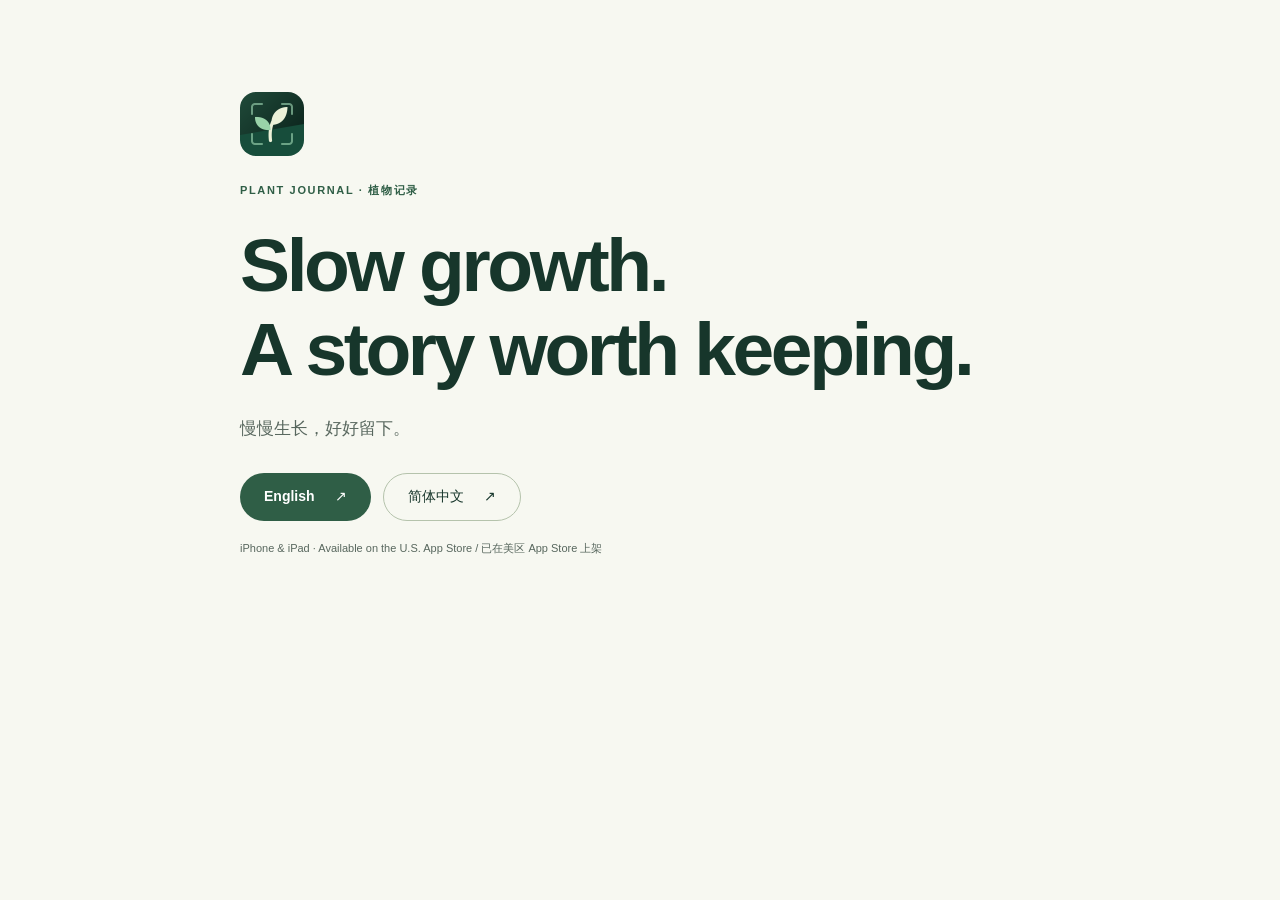
<file: index.html>
<!doctype html><html lang="en"><head><meta charset="utf-8"><meta name="viewport" content="width=device-width, initial-scale=1"><title>Plant Journal · 植物记录</title><meta name="description" content="Plant Journal for iPhone and iPad. 植物记录，留下一段看得见的成长。"><link rel="canonical" href="https://guogxy.github.io/plant-journal/"><link rel="alternate" hreflang="en" href="https://guogxy.github.io/plant-journal/en/"><link rel="alternate" hreflang="zh-Hans" href="https://guogxy.github.io/plant-journal/zh/"><link rel="alternate" hreflang="x-default" href="https://guogxy.github.io/plant-journal/"><meta name="theme-color" content="#f7f8f1"><link rel="stylesheet" href="assets/site.css"><link rel="icon" type="image/png" href="assets/app-icon.png"><link rel="apple-touch-icon" href="assets/app-icon.png"></head><body><main id="main" class="wrap chooser"><div><img src="assets/app-icon.png" width="64" height="64" alt="" style="border-radius:16px;margin-bottom:25px"><p class="eyebrow">Plant Journal · 植物记录</p><h1>Slow growth.<br>A story worth keeping.</h1><p lang="zh-Hans">慢慢生长，好好留下。</p><div class="actions"><a class="button" href="en/" lang="en">English</a><a class="button secondary" href="zh/" lang="zh-Hans">简体中文</a></div><p class="visual-caption">iPhone & iPad · Available on the U.S. App Store / 已在美区 App Store 上架</p></div></main></body></html>
</file>
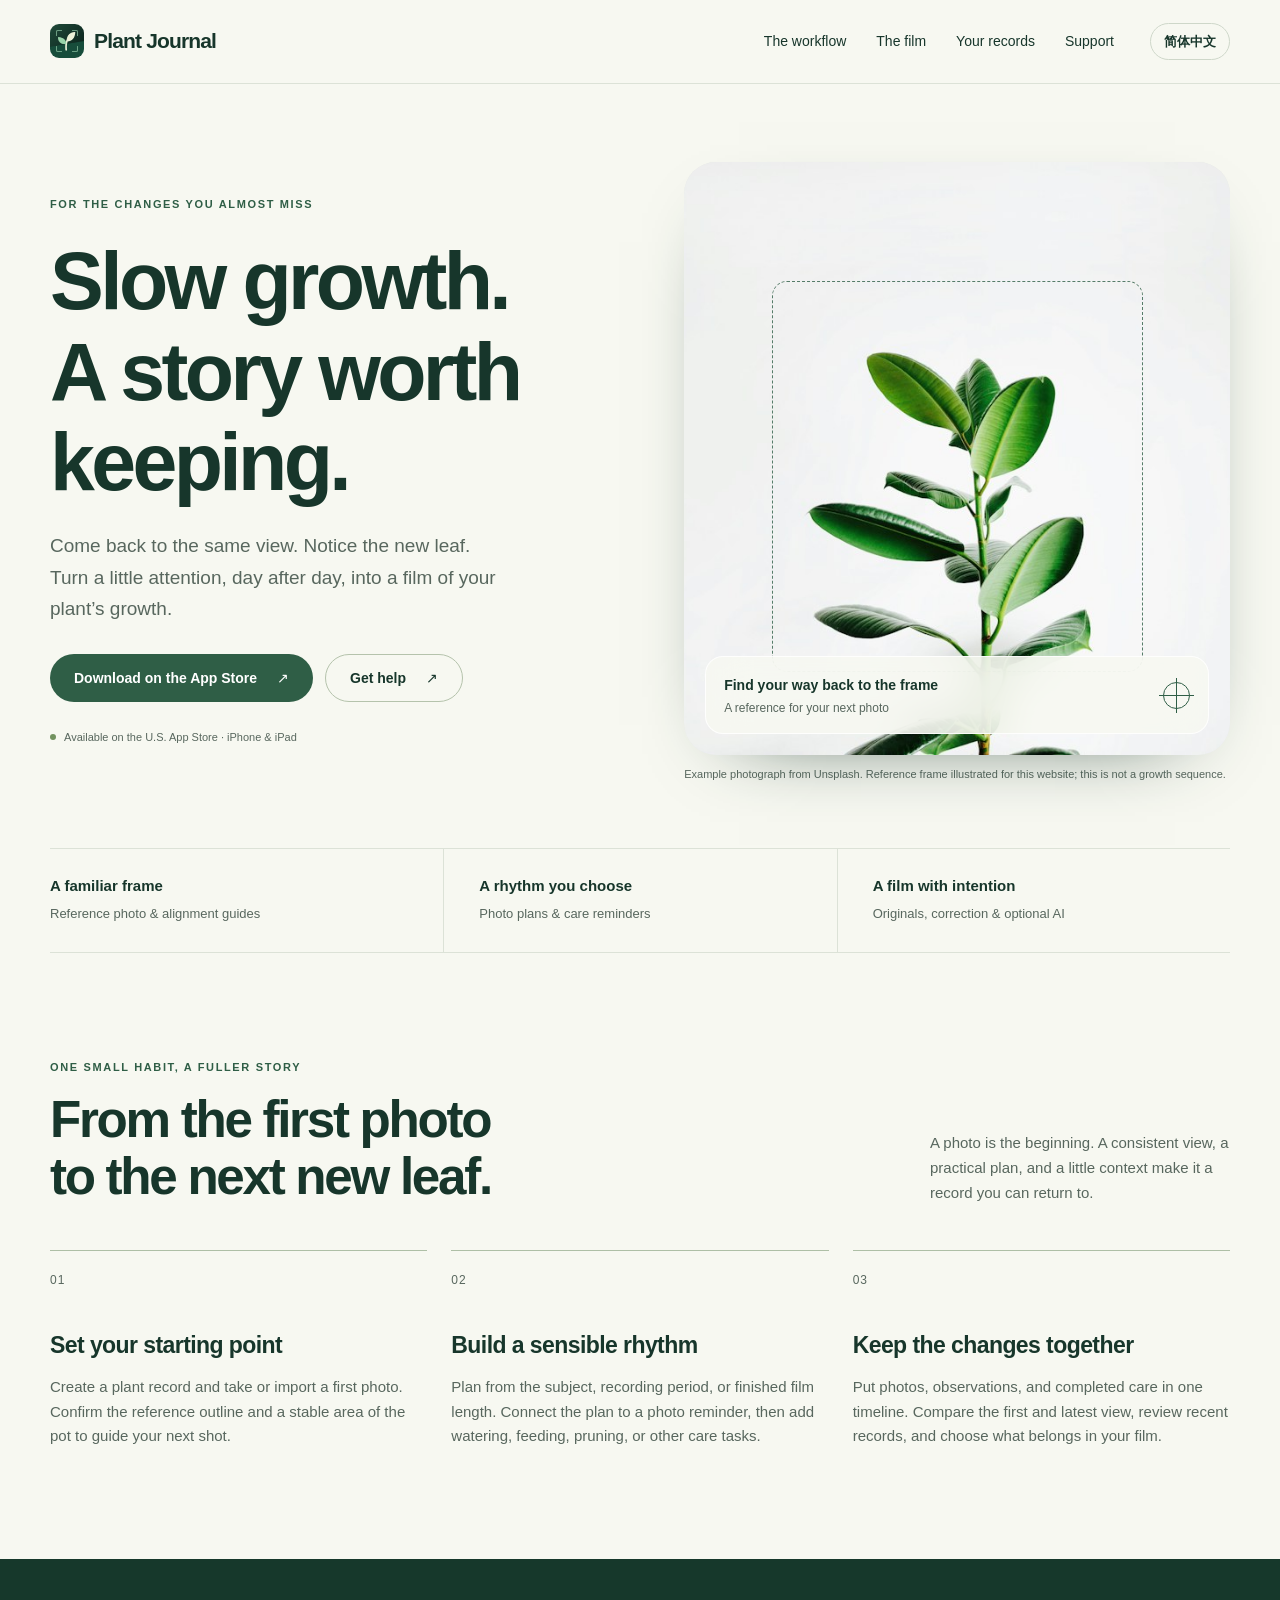
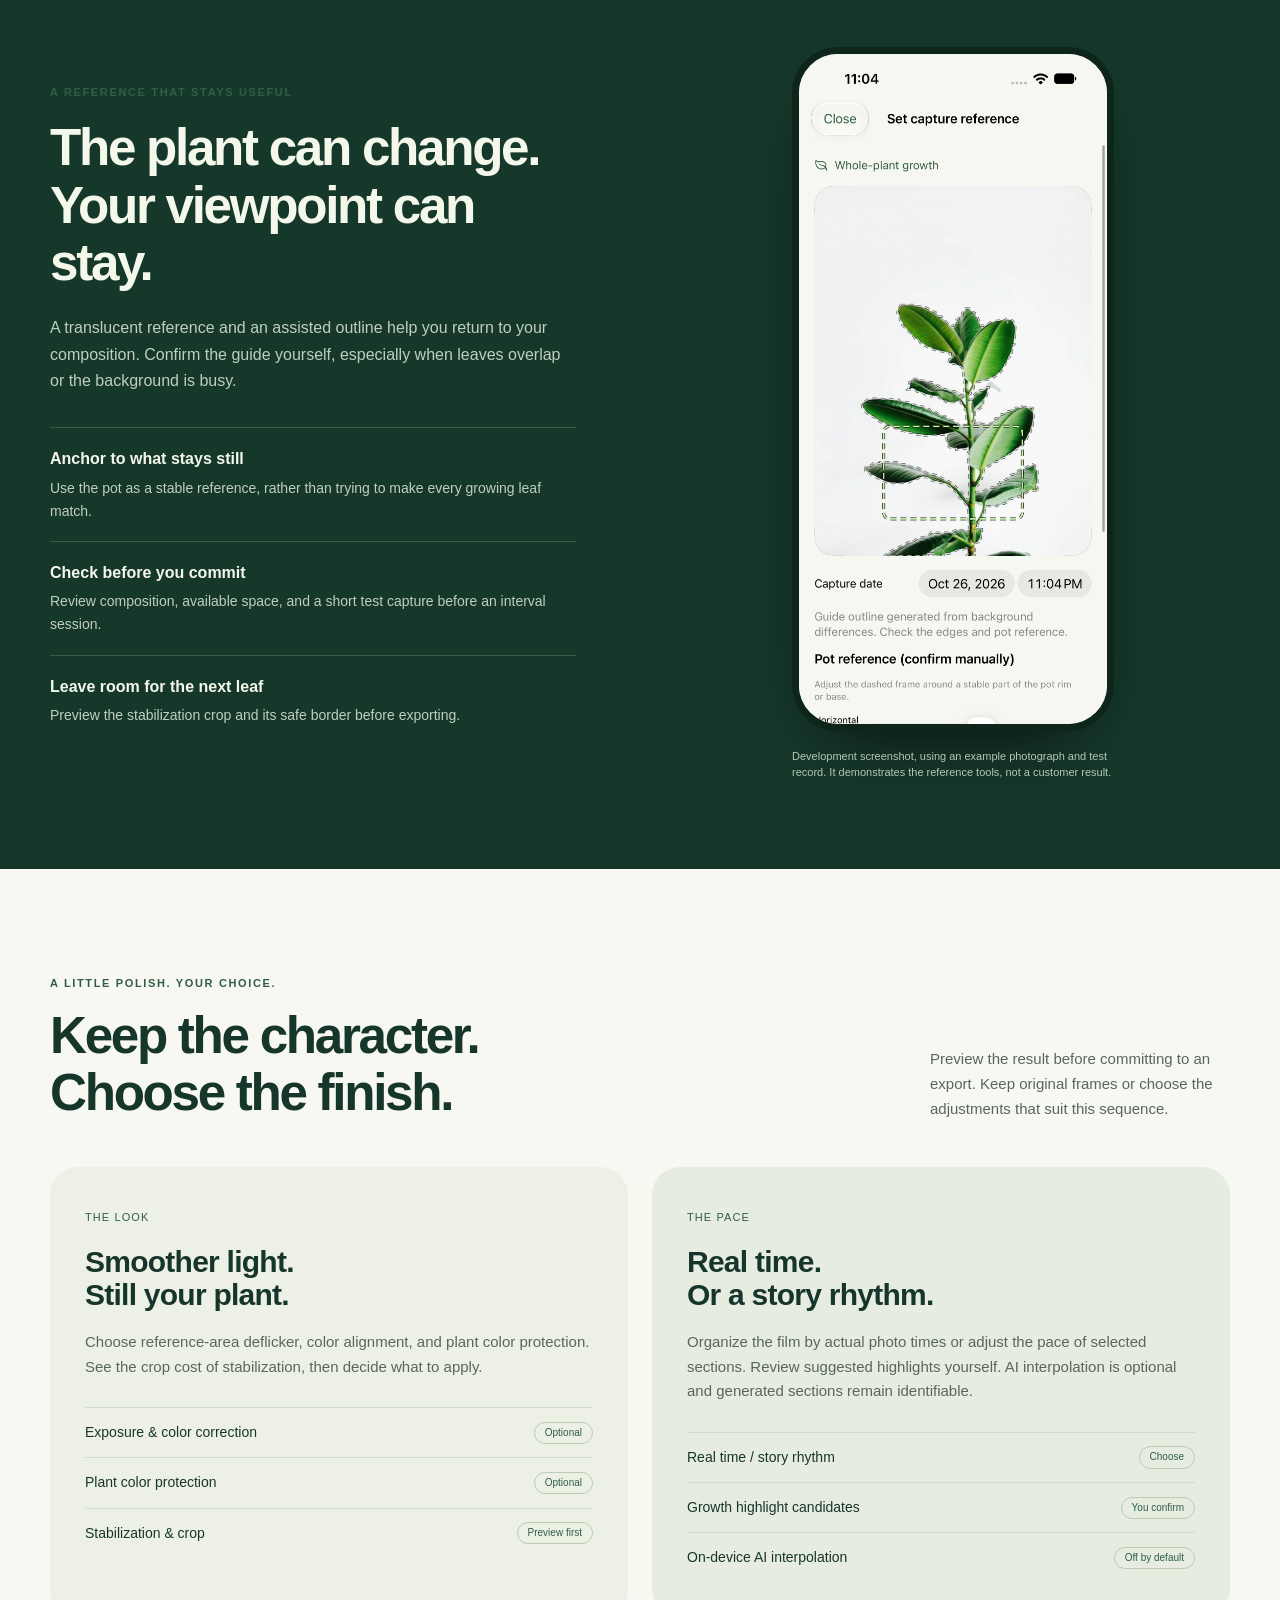
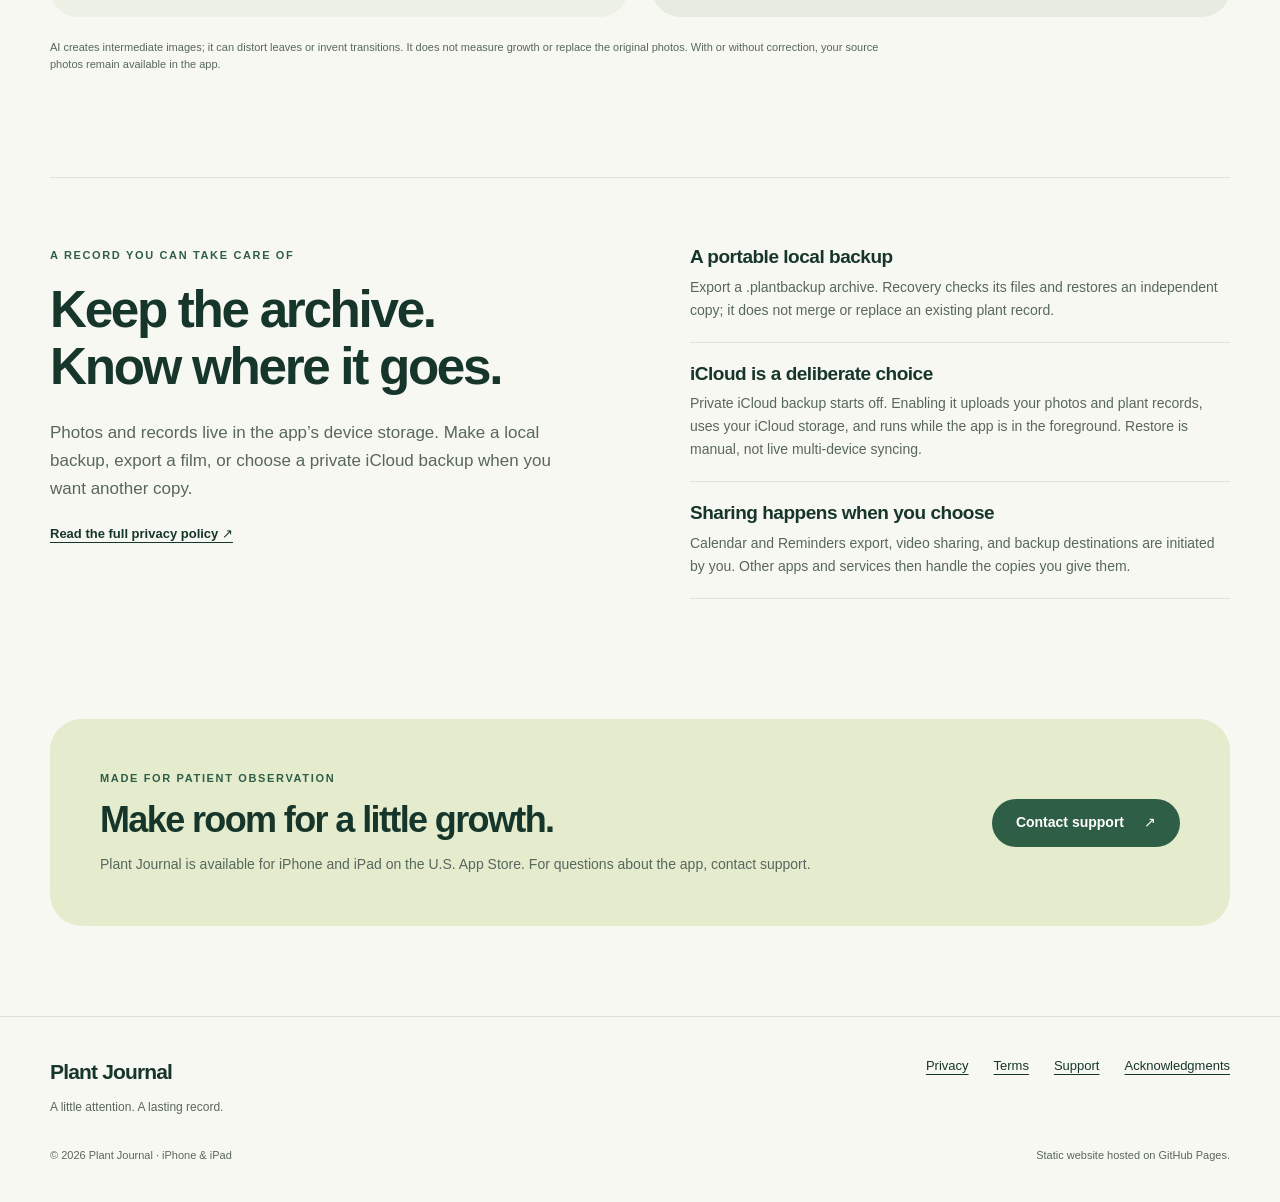
<file: en/index.html>
<!doctype html>
<html lang="en">
<head>
<meta charset="utf-8"><meta name="viewport" content="width=device-width, initial-scale=1">
<title>Plant Journal — Make slow growth visible</title><meta name="description" content="Return to the same view, record plant care, and turn your plant photos into a considered time-lapse. Available for iPhone and iPad on the U.S. App Store.">
<meta name="theme-color" content="#f7f8f1"><meta name="color-scheme" content="light">
<link rel="canonical" href="https://guogxy.github.io/plant-journal/en/">
<link rel="alternate" hreflang="en" href="https://guogxy.github.io/plant-journal/en/">
<link rel="alternate" hreflang="zh-Hans" href="https://guogxy.github.io/plant-journal/zh/">
<link rel="alternate" hreflang="x-default" href="https://guogxy.github.io/plant-journal/">
<meta property="og:type" content="website"><meta property="og:title" content="Plant Journal — Make slow growth visible">
<meta property="og:description" content="Return to the same view, record plant care, and turn your plant photos into a considered time-lapse. Available for iPhone and iPad on the U.S. App Store."><meta property="og:url" content="https://guogxy.github.io/plant-journal/en/">
<meta property="og:locale" content="en_US">
<meta property="og:site_name" content="Plant Journal">
<meta name="twitter:card" content="summary"><link rel="stylesheet" href="../assets/site.css">
<link rel="icon" type="image/png" href="../assets/app-icon.png">
<link rel="apple-touch-icon" href="../assets/app-icon.png">
</head>
<body><a class="skip-link" href="#main">Skip to content</a>
<header class="site-header"><div class="wrap nav-inner">
<a class="wordmark" href="../en/" aria-label="Plant Journal"><img class="brand-icon" src="../assets/app-icon.png" width="34" height="34" alt="">Plant Journal</a>
<nav class="nav-links" aria-label="Main navigation"><a href="../en/#workflow">The workflow</a><a href="../en/#editing">The film</a><a href="../en/#data">Your records</a><a href="../en/support/">Support</a></nav>
<a class="language" href="../zh/" hreflang="zh-Hans" lang="zh-Hans" aria-label="切换到简体中文">简体中文</a>
</div></header>
<main id="main">
<div class="wrap"><section class="hero" aria-labelledby="hero-title">
<div class="hero-copy"><p class="eyebrow">For the changes you almost miss</p><h1 id="hero-title">Slow growth.<br>A story worth keeping.</h1><p>Come back to the same view. Notice the new leaf. Turn a little attention, day after day, into a film of your plant’s growth.</p>
<div class="actions"><a class="button" href="https://apps.apple.com/us/app/plant-journal-growth-camera/id6827551558">Download on the App Store</a><a class="button secondary" href="support/">Get help</a></div><span class="status">Available on the U.S. App Store · iPhone & iPad</span></div>
<figure class="hero-visual"><div class="photo-stage"><img src="../assets/reference-plant.jpg" width="900" height="676" alt="Green plant leaves against a pale background, with an illustrative reference frame" fetchpriority="high"><div class="viewfinder" aria-hidden="true"></div><div class="frame-label" aria-hidden="true"><div><strong>Find your way back to the frame</strong><span>A reference for your next photo</span></div><i class="crosshair"></i></div></div><figcaption class="visual-caption">Example photograph from Unsplash. Reference frame illustrated for this website; this is not a growth sequence.</figcaption></figure>
</section><div class="intro-band"><div class="intro-item"><b>A familiar frame</b><span>Reference photo &amp; alignment guides</span></div><div class="intro-item"><b>A rhythm you choose</b><span>Photo plans &amp; care reminders</span></div><div class="intro-item"><b>A film with intention</b><span>Originals, correction &amp; optional AI</span></div></div>
<section class="workflow" id="workflow" aria-labelledby="workflow-title"><div class="section-heading"><div><p class="eyebrow">One small habit, a fuller story</p><h2 id="workflow-title">From the first photo<br>to the next new leaf.</h2></div><p>A photo is the beginning. A consistent view, a practical plan, and a little context make it a record you can return to.</p></div><div class="workflow-grid"><article class="step"><span class="number">01</span><h3>Set your starting point</h3><p>Create a plant record and take or import a first photo. Confirm the reference outline and a stable area of the pot to guide your next shot.</p></article><article class="step"><span class="number">02</span><h3>Build a sensible rhythm</h3><p>Plan from the subject, recording period, or finished film length. Connect the plan to a photo reminder, then add watering, feeding, pruning, or other care tasks.</p></article><article class="step"><span class="number">03</span><h3>Keep the changes together</h3><p>Put photos, observations, and completed care in one timeline. Compare the first and latest view, review recent records, and choose what belongs in your film.</p></article></div></section></div>
<section class="dark-section" aria-labelledby="alignment-title"><div class="wrap detail-grid"><div class="detail-copy"><p class="eyebrow">A reference that stays useful</p><h2 id="alignment-title">The plant can change.<br>Your viewpoint can stay.</h2><p>A translucent reference and an assisted outline help you return to your composition. Confirm the guide yourself, especially when leaves overlap or the background is busy.</p><ul class="feature-list"><li><b>Anchor to what stays still</b><span>Use the pot as a stable reference, rather than trying to make every growing leaf match.</span></li><li><b>Check before you commit</b><span>Review composition, available space, and a short test capture before an interval session.</span></li><li><b>Leave room for the next leaf</b><span>Preview the stabilization crop and its safe border before exporting.</span></li></ul></div>
<figure class="screenshot-figure"><div class="phone-frame"><img src="../assets/reference-screen-en.png" width="1206" height="2622" loading="lazy" alt="Development app screen showing an extracted dashed plant outline and adjustable pot reference"></div><figcaption>Development screenshot, using an example photograph and test record. It demonstrates the reference tools, not a customer result.</figcaption></figure></div></section>
<div class="wrap"><section class="editing" id="editing" aria-labelledby="editing-title"><div class="section-heading"><div><p class="eyebrow">A little polish. Your choice.</p><h2 id="editing-title">Keep the character.<br>Choose the finish.</h2></div><p>Preview the result before committing to an export. Keep original frames or choose the adjustments that suit this sequence.</p></div><div class="edit-grid"><article class="edit-card"><span class="small-label">The look</span><h3>Smoother light.<br>Still your plant.</h3><p>Choose reference-area deflicker, color alignment, and plant color protection. See the crop cost of stabilization, then decide what to apply.</p><ul class="settings-list"><li><span>Exposure &amp; color correction</span><span class="control-tag">Optional</span></li><li><span>Plant color protection</span><span class="control-tag">Optional</span></li><li><span>Stabilization &amp; crop</span><span class="control-tag">Preview first</span></li></ul></article><article class="edit-card"><span class="small-label">The pace</span><h3>Real time.<br>Or a story rhythm.</h3><p>Organize the film by actual photo times or adjust the pace of selected sections. Review suggested highlights yourself. AI interpolation is optional and generated sections remain identifiable.</p><ul class="settings-list"><li><span>Real time / story rhythm</span><span class="control-tag">Choose</span></li><li><span>Growth highlight candidates</span><span class="control-tag">You confirm</span></li><li><span>On-device AI interpolation</span><span class="control-tag">Off by default</span></li></ul></article></div><p class="visual-caption" style="max-width:850px;margin-top:22px">AI creates intermediate images; it can distort leaves or invent transitions. It does not measure growth or replace the original photos. With or without correction, your source photos remain available in the app.</p></section>
<section class="data-section" id="data" aria-labelledby="data-title"><div class="data-grid"><div><p class="eyebrow">A record you can take care of</p><h2 id="data-title">Keep the archive.<br>Know where it goes.</h2><p>Photos and records live in the app’s device storage. Make a local backup, export a film, or choose a private iCloud backup when you want another copy.</p><a class="text-link" href="privacy/">Read the full privacy policy ↗</a></div><ul class="data-notes"><li><h3>A portable local backup</h3><p>Export a .plantbackup archive. Recovery checks its files and restores an independent copy; it does not merge or replace an existing plant record.</p></li><li><h3>iCloud is a deliberate choice</h3><p>Private iCloud backup starts off. Enabling it uploads your photos and plant records, uses your iCloud storage, and runs while the app is in the foreground. Restore is manual, not live multi-device syncing.</p></li><li><h3>Sharing happens when you choose</h3><p>Calendar and Reminders export, video sharing, and backup destinations are initiated by you. Other apps and services then handle the copies you give them.</p></li></ul></div></section>
<section class="closing" aria-labelledby="closing-title"><div><p class="eyebrow">Made for patient observation</p><h2 id="closing-title">Make room for a little growth.</h2><p>Plant Journal is available for iPhone and iPad on the U.S. App Store. For questions about the app, contact support.</p></div><a class="button" href="support/#contact">Contact support</a></section></div>
</main>
<footer class="site-footer"><div class="wrap">
<div class="footer-top"><div><a class="wordmark" href="../en/">Plant Journal</a><p style="font-size:12px;color:var(--muted);margin-top:8px">A little attention. A lasting record.</p></div><nav class="footer-links" aria-label="Information"><a href="../en/privacy/">Privacy</a><a href="../en/terms/">Terms</a><a href="../en/support/">Support</a><a href="../en/licenses/">Acknowledgments</a></nav></div>
<div class="footer-bottom"><p>© 2026 Plant Journal · iPhone & iPad</p><p>Static website hosted on GitHub Pages.</p></div>
</div></footer>
</body></html>
</file>
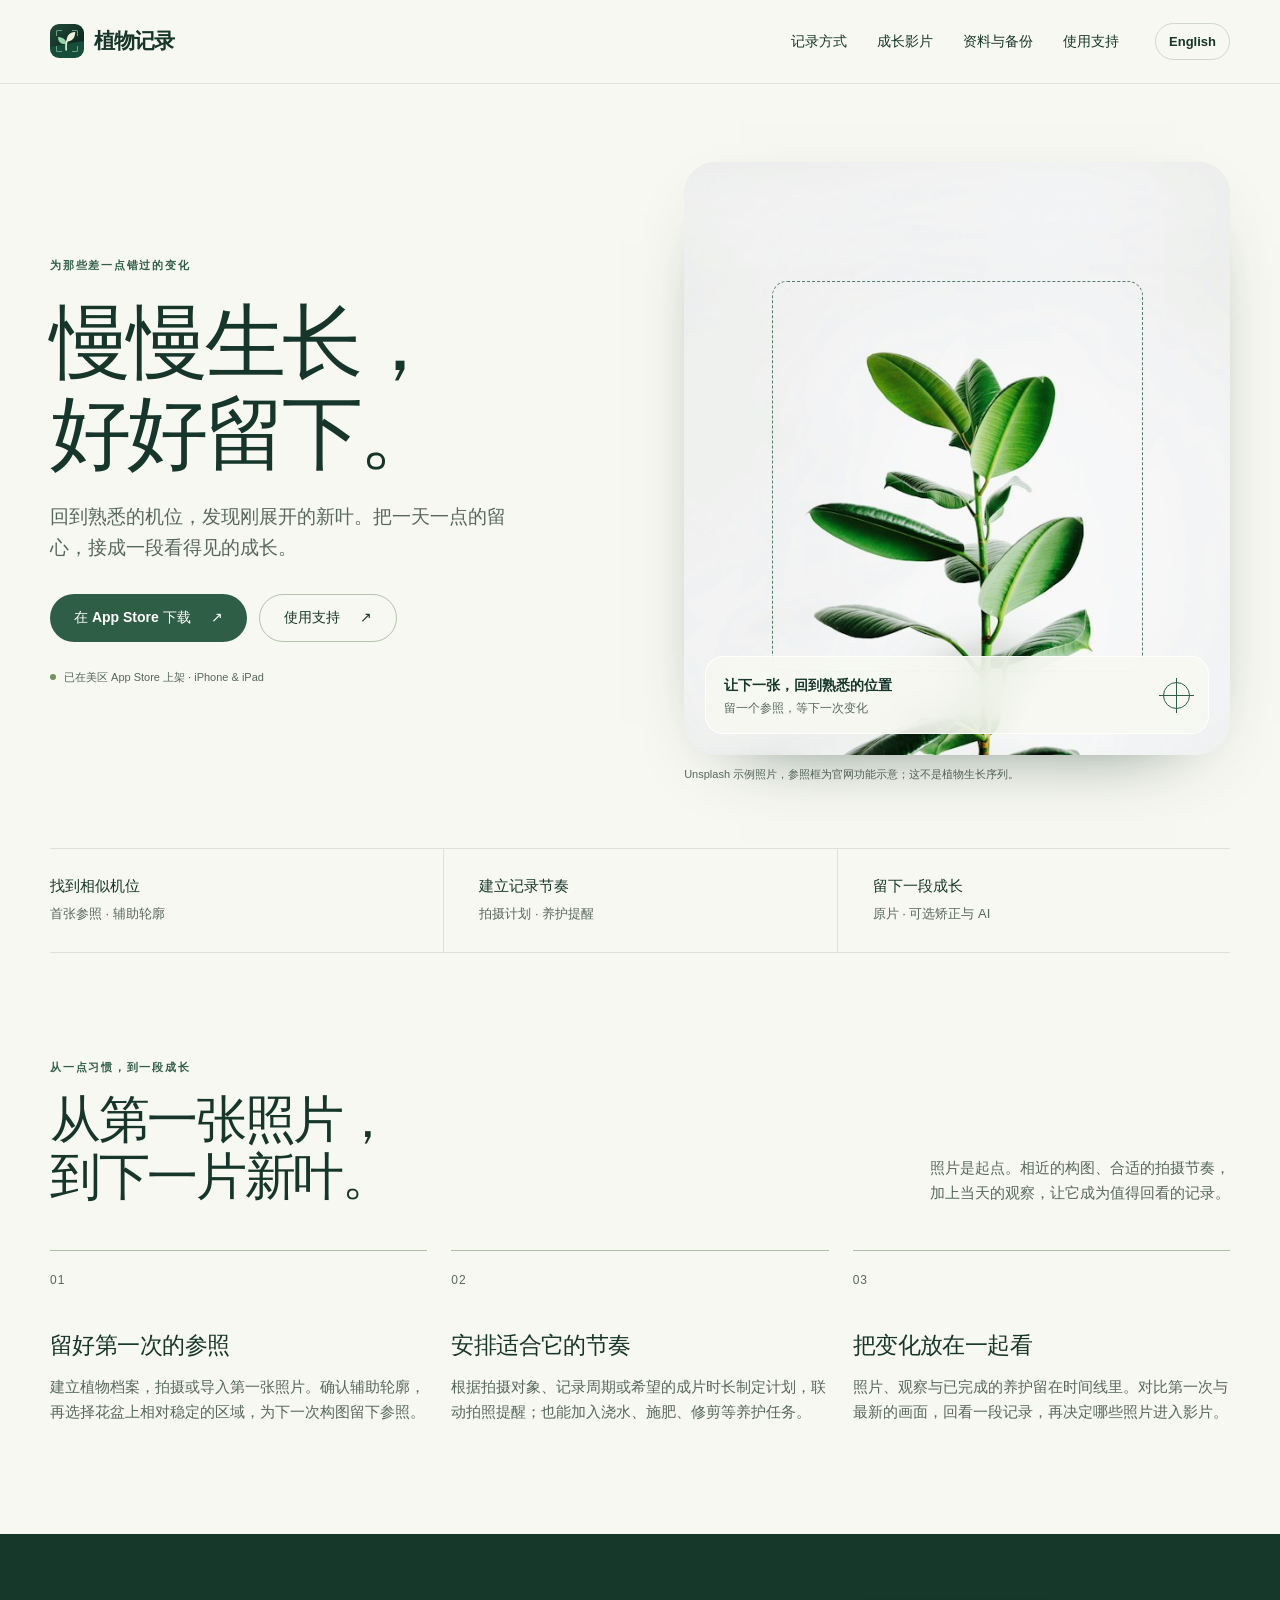
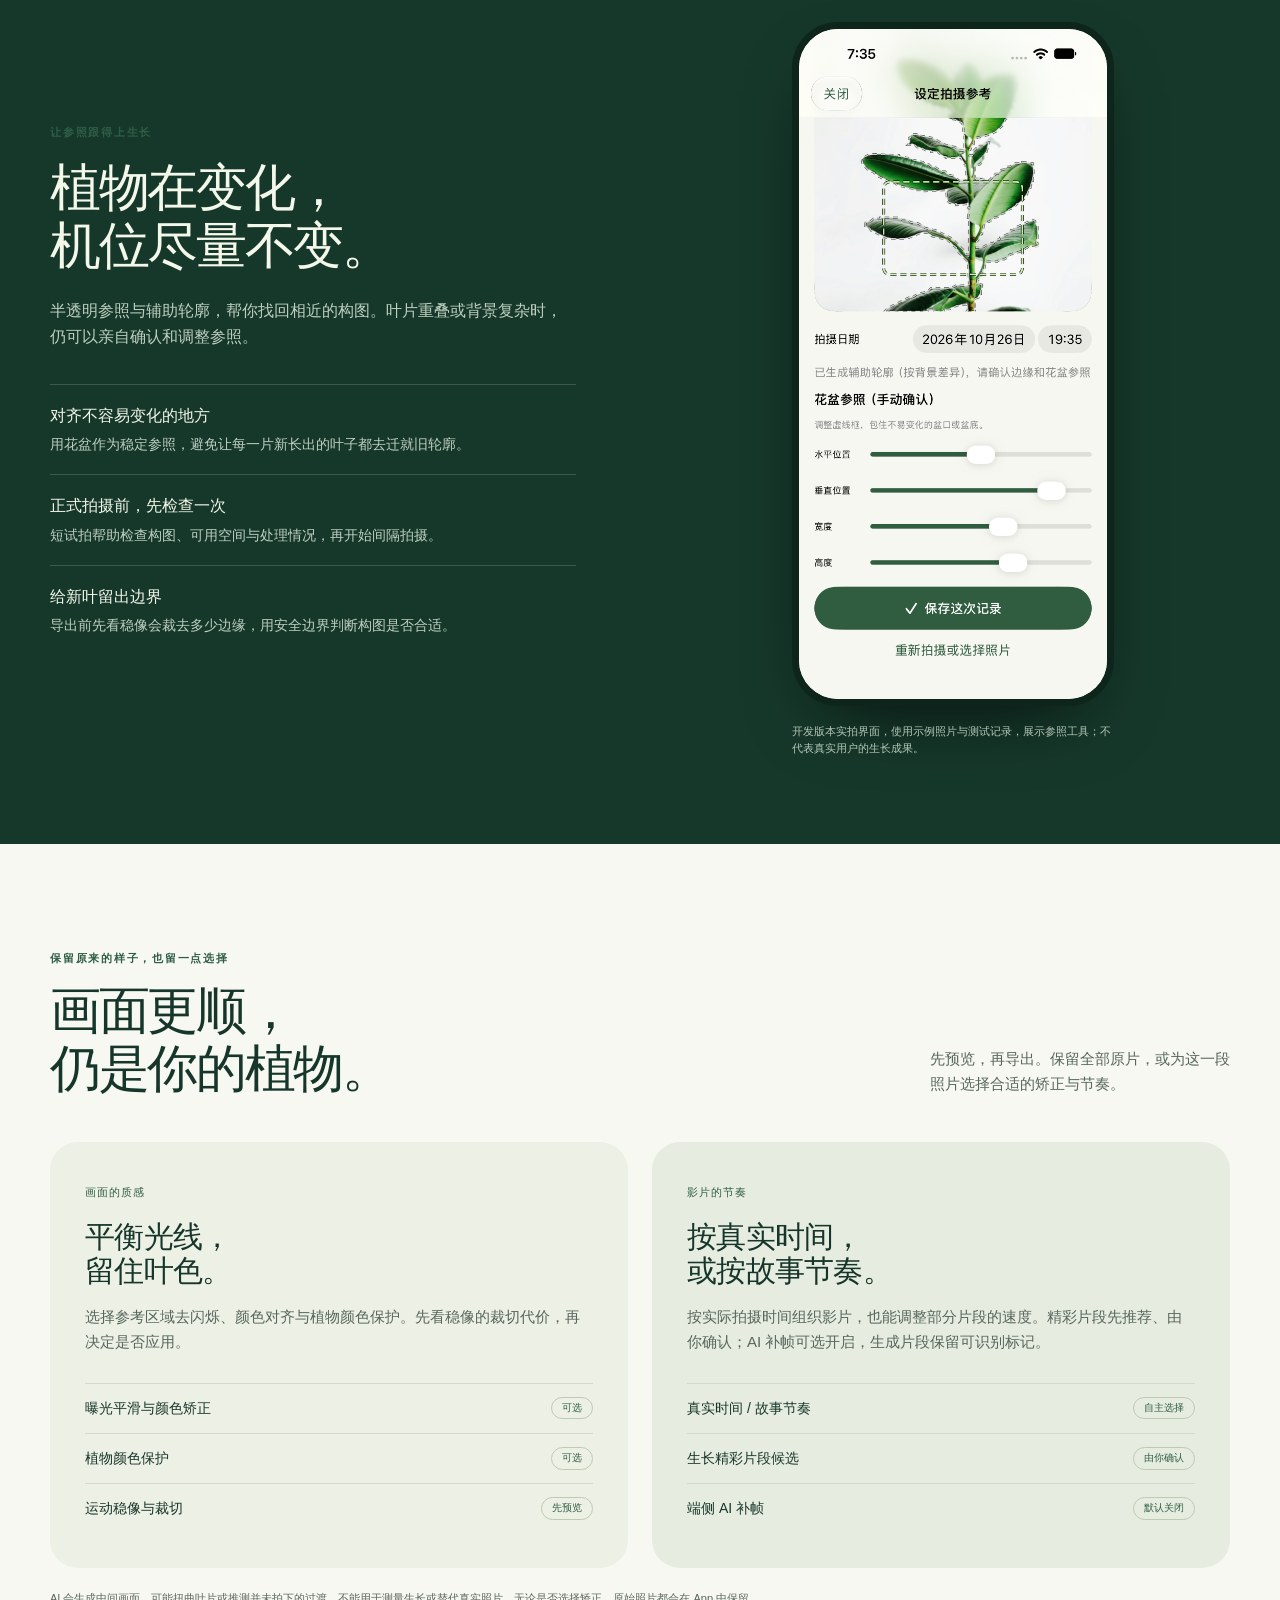
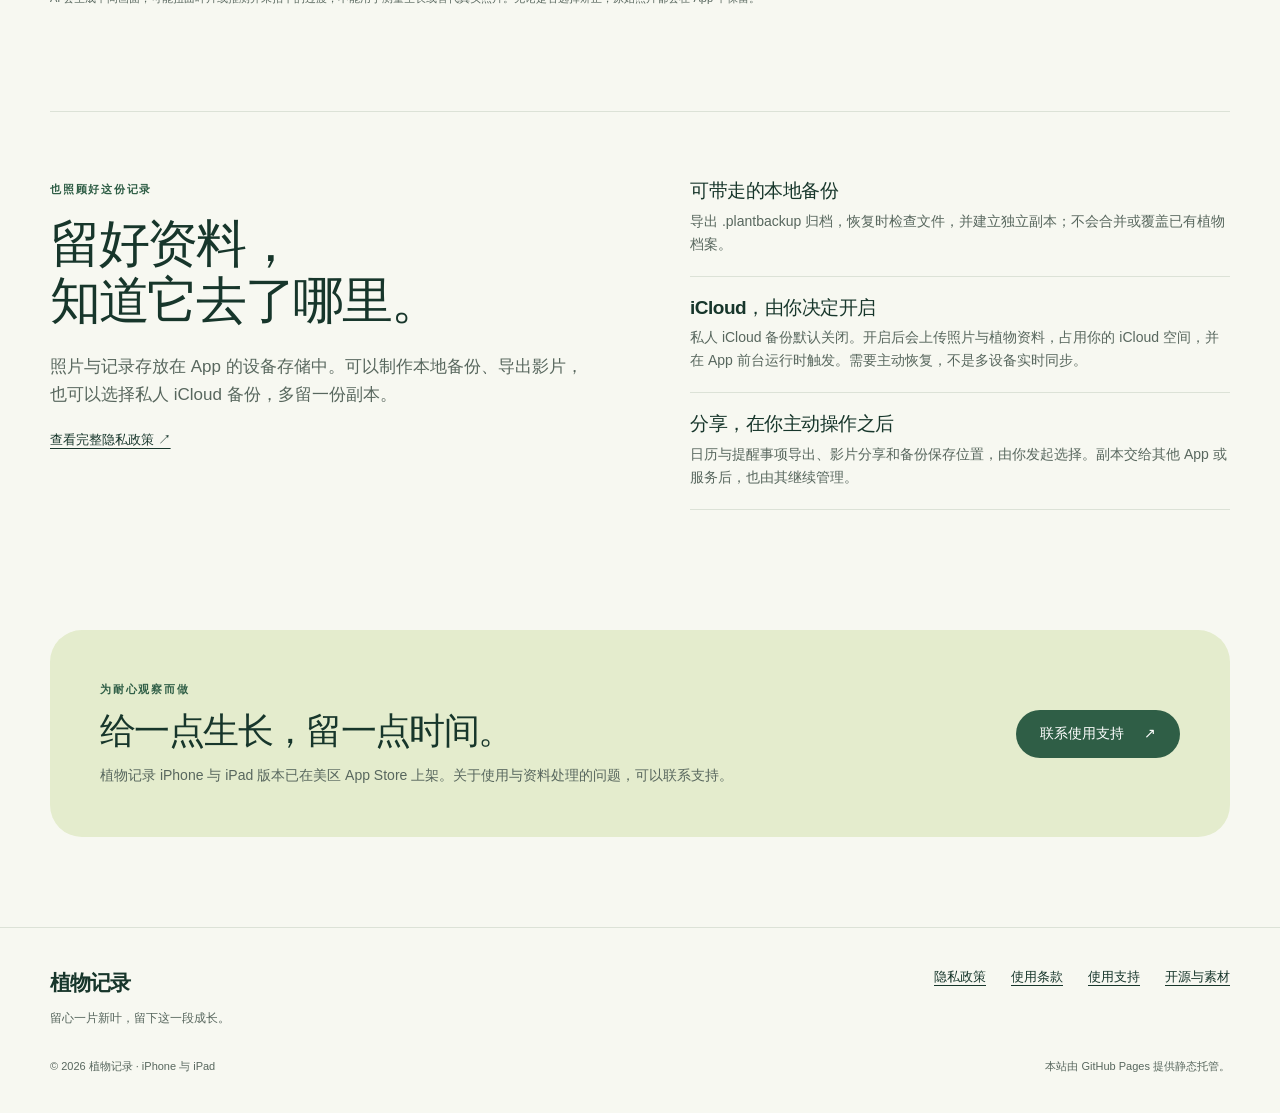
<file: zh/index.html>
<!doctype html>
<html lang="zh-Hans">
<head>
<meta charset="utf-8"><meta name="viewport" content="width=device-width, initial-scale=1">
<title>植物记录 — 把慢慢生长，留成一段影片</title><meta name="description" content="用熟悉的机位拍下植物的变化，记录养护与日常，再把照片制作成可控制节奏的成长延时。适用于 iPhone 与 iPad，已在美区 App Store 上架。">
<meta name="theme-color" content="#f7f8f1"><meta name="color-scheme" content="light">
<link rel="canonical" href="https://guogxy.github.io/plant-journal/zh/">
<link rel="alternate" hreflang="en" href="https://guogxy.github.io/plant-journal/en/">
<link rel="alternate" hreflang="zh-Hans" href="https://guogxy.github.io/plant-journal/zh/">
<link rel="alternate" hreflang="x-default" href="https://guogxy.github.io/plant-journal/">
<meta property="og:type" content="website"><meta property="og:title" content="植物记录 — 把慢慢生长，留成一段影片">
<meta property="og:description" content="用熟悉的机位拍下植物的变化，记录养护与日常，再把照片制作成可控制节奏的成长延时。适用于 iPhone 与 iPad，已在美区 App Store 上架。"><meta property="og:url" content="https://guogxy.github.io/plant-journal/zh/">
<meta property="og:locale" content="zh_CN">
<meta property="og:site_name" content="植物记录">
<meta name="twitter:card" content="summary"><link rel="stylesheet" href="../assets/site.css">
<link rel="icon" type="image/png" href="../assets/app-icon.png">
<link rel="apple-touch-icon" href="../assets/app-icon.png">
</head>
<body><a class="skip-link" href="#main">跳转到正文</a>
<header class="site-header"><div class="wrap nav-inner">
<a class="wordmark" href="../zh/" aria-label="植物记录"><img class="brand-icon" src="../assets/app-icon.png" width="34" height="34" alt="">植物记录</a>
<nav class="nav-links" aria-label="主导航"><a href="../zh/#workflow">记录方式</a><a href="../zh/#editing">成长影片</a><a href="../zh/#data">资料与备份</a><a href="../zh/support/">使用支持</a></nav>
<a class="language" href="../en/" hreflang="en" lang="en" aria-label="Switch to English">English</a>
</div></header>
<main id="main">
<div class="wrap"><section class="hero" aria-labelledby="hero-title">
<div class="hero-copy"><p class="eyebrow">为那些差一点错过的变化</p><h1 id="hero-title">慢慢生长，<br>好好留下。</h1><p>回到熟悉的机位，发现刚展开的新叶。把一天一点的留心，接成一段看得见的成长。</p>
<div class="actions"><a class="button" href="https://apps.apple.com/us/app/plant-journal-growth-camera/id6827551558">在 App Store 下载</a><a class="button secondary" href="support/">使用支持</a></div><span class="status">已在美区 App Store 上架 · iPhone & iPad</span></div>
<figure class="hero-visual"><div class="photo-stage"><img src="../assets/reference-plant.jpg" width="900" height="676" alt="浅色背景中的绿色植物，叠加用于说明的拍摄参照框" fetchpriority="high"><div class="viewfinder" aria-hidden="true"></div><div class="frame-label" aria-hidden="true"><div><strong>让下一张，回到熟悉的位置</strong><span>留一个参照，等下一次变化</span></div><i class="crosshair"></i></div></div><figcaption class="visual-caption">Unsplash 示例照片，参照框为官网功能示意；这不是植物生长序列。</figcaption></figure>
</section><div class="intro-band"><div class="intro-item"><b>找到相似机位</b><span>首张参照 · 辅助轮廓</span></div><div class="intro-item"><b>建立记录节奏</b><span>拍摄计划 · 养护提醒</span></div><div class="intro-item"><b>留下一段成长</b><span>原片 · 可选矫正与 AI</span></div></div>
<section class="workflow" id="workflow" aria-labelledby="workflow-title"><div class="section-heading"><div><p class="eyebrow">从一点习惯，到一段成长</p><h2 id="workflow-title">从第一张照片，<br>到下一片新叶。</h2></div><p>照片是起点。相近的构图、合适的拍摄节奏，加上当天的观察，让它成为值得回看的记录。</p></div><div class="workflow-grid"><article class="step"><span class="number">01</span><h3>留好第一次的参照</h3><p>建立植物档案，拍摄或导入第一张照片。确认辅助轮廓，再选择花盆上相对稳定的区域，为下一次构图留下参照。</p></article><article class="step"><span class="number">02</span><h3>安排适合它的节奏</h3><p>根据拍摄对象、记录周期或希望的成片时长制定计划，联动拍照提醒；也能加入浇水、施肥、修剪等养护任务。</p></article><article class="step"><span class="number">03</span><h3>把变化放在一起看</h3><p>照片、观察与已完成的养护留在时间线里。对比第一次与最新的画面，回看一段记录，再决定哪些照片进入影片。</p></article></div></section></div>
<section class="dark-section" aria-labelledby="alignment-title"><div class="wrap detail-grid"><div class="detail-copy"><p class="eyebrow">让参照跟得上生长</p><h2 id="alignment-title">植物在变化，<br>机位尽量不变。</h2><p>半透明参照与辅助轮廓，帮你找回相近的构图。叶片重叠或背景复杂时，仍可以亲自确认和调整参照。</p><ul class="feature-list"><li><b>对齐不容易变化的地方</b><span>用花盆作为稳定参照，避免让每一片新长出的叶子都去迁就旧轮廓。</span></li><li><b>正式拍摄前，先检查一次</b><span>短试拍帮助检查构图、可用空间与处理情况，再开始间隔拍摄。</span></li><li><b>给新叶留出边界</b><span>导出前先看稳像会裁去多少边缘，用安全边界判断构图是否合适。</span></li></ul></div>
<figure class="screenshot-figure"><div class="phone-frame"><img src="../assets/reference-screen.png" width="1206" height="2622" loading="lazy" alt="开发版本中，自动提取的植物虚线轮廓与可以调整的花盆参照框"></div><figcaption>开发版本实拍界面，使用示例照片与测试记录，展示参照工具；不代表真实用户的生长成果。</figcaption></figure></div></section>
<div class="wrap"><section class="editing" id="editing" aria-labelledby="editing-title"><div class="section-heading"><div><p class="eyebrow">保留原来的样子，也留一点选择</p><h2 id="editing-title">画面更顺，<br>仍是你的植物。</h2></div><p>先预览，再导出。保留全部原片，或为这一段照片选择合适的矫正与节奏。</p></div><div class="edit-grid"><article class="edit-card"><span class="small-label">画面的质感</span><h3>平衡光线，<br>留住叶色。</h3><p>选择参考区域去闪烁、颜色对齐与植物颜色保护。先看稳像的裁切代价，再决定是否应用。</p><ul class="settings-list"><li><span>曝光平滑与颜色矫正</span><span class="control-tag">可选</span></li><li><span>植物颜色保护</span><span class="control-tag">可选</span></li><li><span>运动稳像与裁切</span><span class="control-tag">先预览</span></li></ul></article><article class="edit-card"><span class="small-label">影片的节奏</span><h3>按真实时间，<br>或按故事节奏。</h3><p>按实际拍摄时间组织影片，也能调整部分片段的速度。精彩片段先推荐、由你确认；AI 补帧可选开启，生成片段保留可识别标记。</p><ul class="settings-list"><li><span>真实时间 / 故事节奏</span><span class="control-tag">自主选择</span></li><li><span>生长精彩片段候选</span><span class="control-tag">由你确认</span></li><li><span>端侧 AI 补帧</span><span class="control-tag">默认关闭</span></li></ul></article></div><p class="visual-caption" style="max-width:850px;margin-top:22px">AI 会生成中间画面，可能扭曲叶片或推测并未拍下的过渡，不能用于测量生长或替代真实照片。无论是否选择矫正，原始照片都会在 App 中保留。</p></section>
<section class="data-section" id="data" aria-labelledby="data-title"><div class="data-grid"><div><p class="eyebrow">也照顾好这份记录</p><h2 id="data-title">留好资料，<br>知道它去了哪里。</h2><p>照片与记录存放在 App 的设备存储中。可以制作本地备份、导出影片，也可以选择私人 iCloud 备份，多留一份副本。</p><a class="text-link" href="privacy/">查看完整隐私政策 ↗</a></div><ul class="data-notes"><li><h3>可带走的本地备份</h3><p>导出 .plantbackup 归档，恢复时检查文件，并建立独立副本；不会合并或覆盖已有植物档案。</p></li><li><h3>iCloud，由你决定开启</h3><p>私人 iCloud 备份默认关闭。开启后会上传照片与植物资料，占用你的 iCloud 空间，并在 App 前台运行时触发。需要主动恢复，不是多设备实时同步。</p></li><li><h3>分享，在你主动操作之后</h3><p>日历与提醒事项导出、影片分享和备份保存位置，由你发起选择。副本交给其他 App 或服务后，也由其继续管理。</p></li></ul></div></section>
<section class="closing" aria-labelledby="closing-title"><div><p class="eyebrow">为耐心观察而做</p><h2 id="closing-title">给一点生长，留一点时间。</h2><p>植物记录 iPhone 与 iPad 版本已在美区 App Store 上架。关于使用与资料处理的问题，可以联系支持。</p></div><a class="button" href="support/#contact">联系使用支持</a></section></div>
</main>
<footer class="site-footer"><div class="wrap">
<div class="footer-top"><div><a class="wordmark" href="../zh/">植物记录</a><p style="font-size:12px;color:var(--muted);margin-top:8px">留心一片新叶，留下这一段成长。</p></div><nav class="footer-links" aria-label="网站信息"><a href="../zh/privacy/">隐私政策</a><a href="../zh/terms/">使用条款</a><a href="../zh/support/">使用支持</a><a href="../zh/licenses/">开源与素材</a></nav></div>
<div class="footer-bottom"><p>© 2026 植物记录 · iPhone 与 iPad</p><p>本站由 GitHub Pages 提供静态托管。</p></div>
</div></footer>
</body></html>
</file>
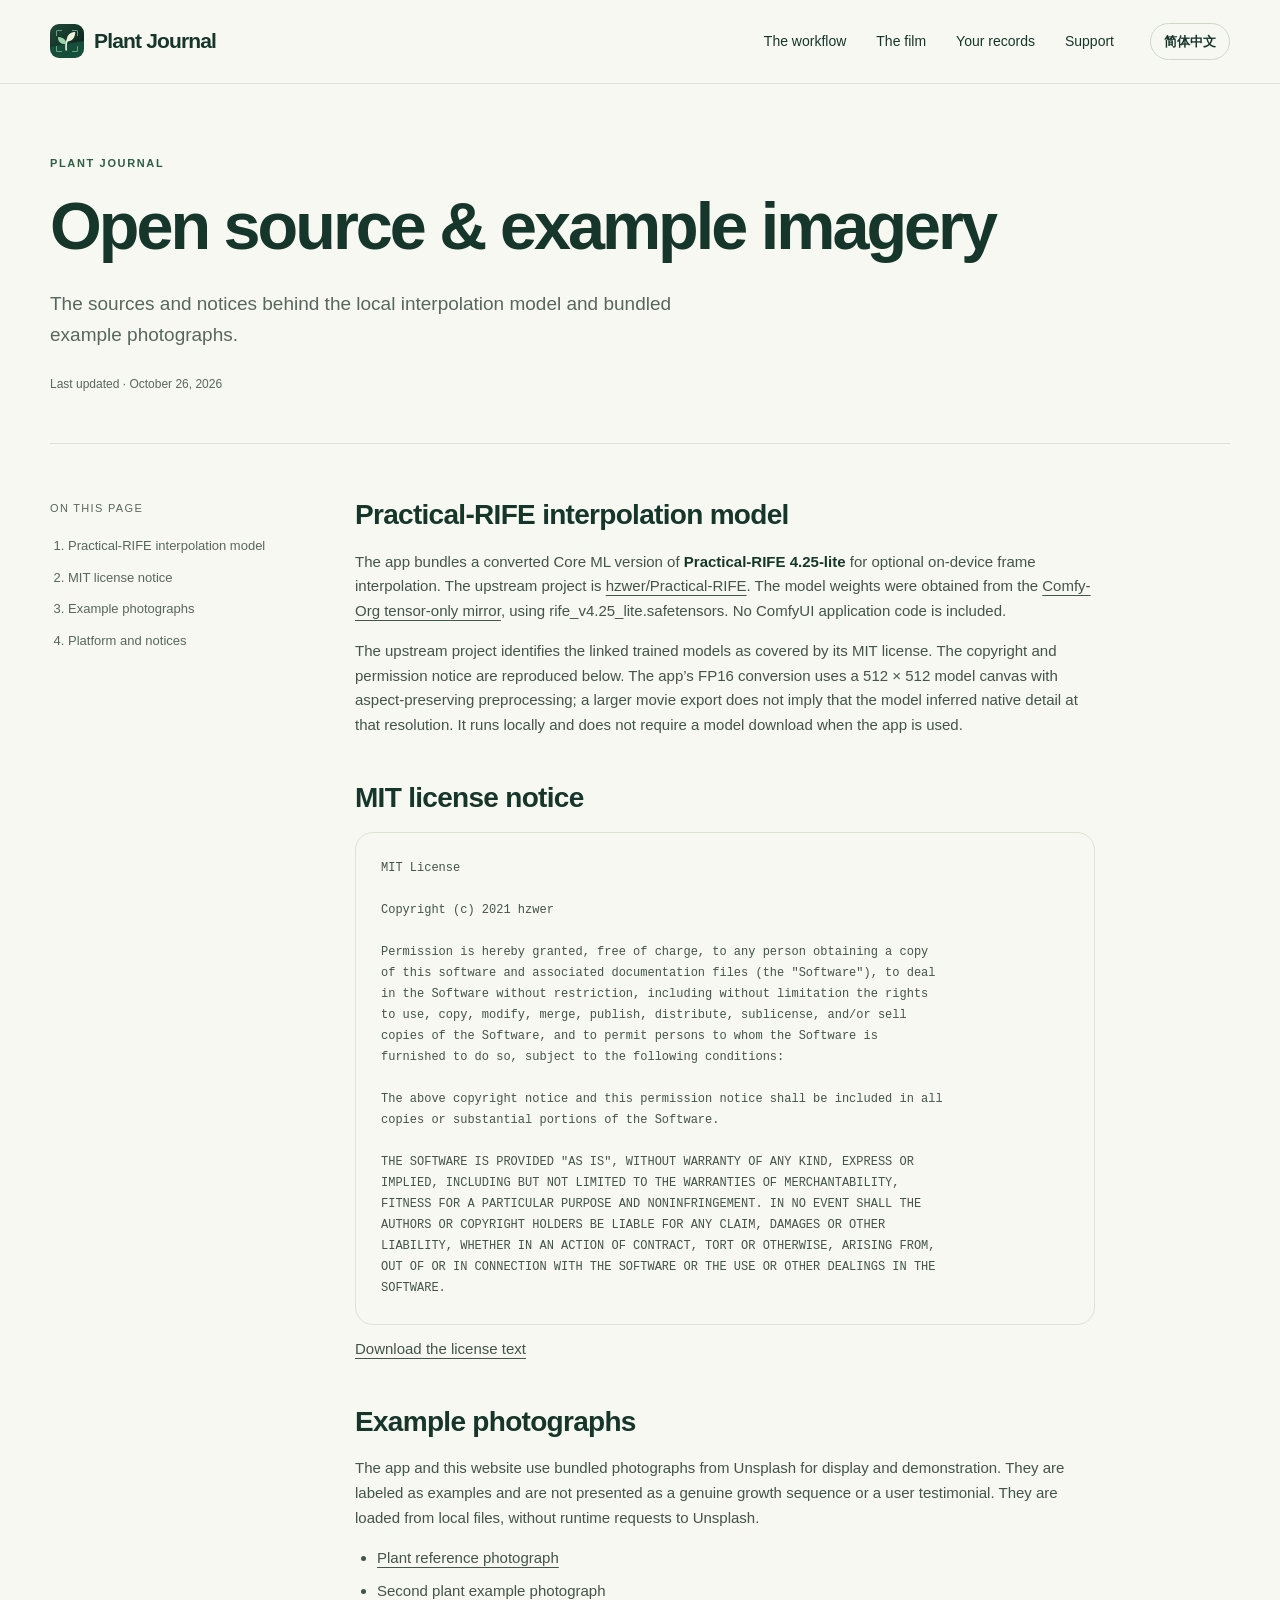
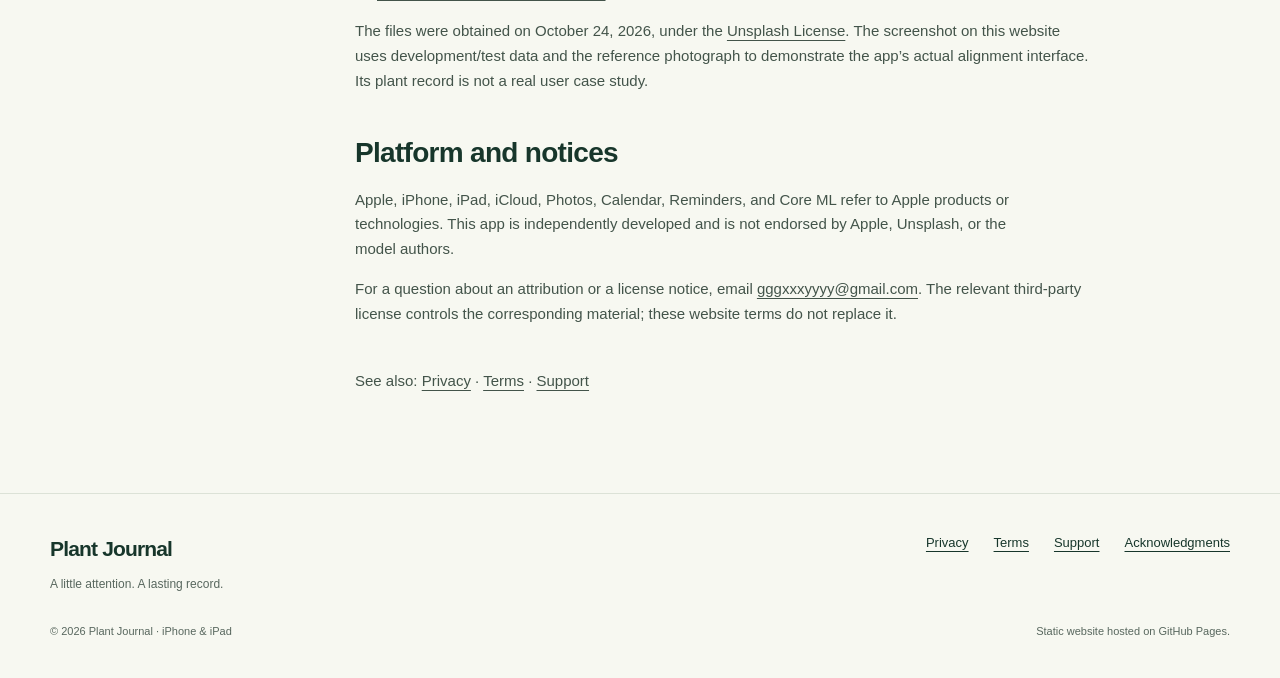
<file: en/licenses/index.html>
<!doctype html>
<html lang="en">
<head>
<meta charset="utf-8"><meta name="viewport" content="width=device-width, initial-scale=1">
<title>Open source &amp; example imagery — Plant Journal</title><meta name="description" content="The sources and notices behind the local interpolation model and bundled example photographs.">
<meta name="theme-color" content="#f7f8f1"><meta name="color-scheme" content="light">
<link rel="canonical" href="https://guogxy.github.io/plant-journal/en/licenses/">
<link rel="alternate" hreflang="en" href="https://guogxy.github.io/plant-journal/en/licenses/">
<link rel="alternate" hreflang="zh-Hans" href="https://guogxy.github.io/plant-journal/zh/licenses/">
<link rel="alternate" hreflang="x-default" href="https://guogxy.github.io/plant-journal/">
<meta property="og:type" content="website"><meta property="og:title" content="Open source &amp; example imagery — Plant Journal">
<meta property="og:description" content="The sources and notices behind the local interpolation model and bundled example photographs."><meta property="og:url" content="https://guogxy.github.io/plant-journal/en/licenses/">
<meta property="og:locale" content="en_US">
<meta property="og:site_name" content="Plant Journal">
<meta name="twitter:card" content="summary"><link rel="stylesheet" href="../../assets/site.css">
<link rel="icon" type="image/png" href="../../assets/app-icon.png">
<link rel="apple-touch-icon" href="../../assets/app-icon.png">
</head>
<body><a class="skip-link" href="#main">Skip to content</a>
<header class="site-header"><div class="wrap nav-inner">
<a class="wordmark" href="../../en/" aria-label="Plant Journal"><img class="brand-icon" src="../../assets/app-icon.png" width="34" height="34" alt="">Plant Journal</a>
<nav class="nav-links" aria-label="Main navigation"><a href="../../en/#workflow">The workflow</a><a href="../../en/#editing">The film</a><a href="../../en/#data">Your records</a><a href="../../en/support/">Support</a></nav>
<a class="language" href="../../zh/licenses/" hreflang="zh-Hans" lang="zh-Hans" aria-label="切换到简体中文">简体中文</a>
</div></header>
<main id="main"><div class="wrap">
<header class="document-header"><p class="eyebrow">Plant Journal</p><h1>Open source & example imagery</h1><p>The sources and notices behind the local interpolation model and bundled example photographs.</p><p class="date">Last updated · October 26, 2026</p></header>
<div class="document-grid"><nav class="toc" aria-label="On this page"><p>On this page</p><ol><li><a href="#model">Practical-RIFE interpolation model</a></li><li><a href="#mit">MIT license notice</a></li><li><a href="#imagery">Example photographs</a></li><li><a href="#platform">Platform and notices</a></li></ol></nav><div class="prose"><section id="model"><h2>Practical-RIFE interpolation model</h2><p>The app bundles a converted Core ML version of <strong>Practical-RIFE 4.25-lite</strong> for optional on-device frame interpolation. The upstream project is <a href="https://github.com/hzwer/Practical-RIFE">hzwer/Practical-RIFE</a>. The model weights were obtained from the <a href="https://huggingface.co/Comfy-Org/frame_interpolation/tree/219da3c9d8c357ceaf457fc1d5932c6e861b8dee">Comfy-Org tensor-only mirror</a>, using rife_v4.25_lite.safetensors. No ComfyUI application code is included.</p><p>The upstream project identifies the linked trained models as covered by its MIT license. The copyright and permission notice are reproduced below. The app’s FP16 conversion uses a 512 × 512 model canvas with aspect-preserving preprocessing; a larger movie export does not imply that the model inferred native detail at that resolution. It runs locally and does not require a model download when the app is used.</p></section><section id="mit"><h2>MIT license notice</h2><pre class="license-text">MIT License

Copyright (c) 2021 hzwer

Permission is hereby granted, free of charge, to any person obtaining a copy
of this software and associated documentation files (the &quot;Software&quot;), to deal
in the Software without restriction, including without limitation the rights
to use, copy, modify, merge, publish, distribute, sublicense, and/or sell
copies of the Software, and to permit persons to whom the Software is
furnished to do so, subject to the following conditions:

The above copyright notice and this permission notice shall be included in all
copies or substantial portions of the Software.

THE SOFTWARE IS PROVIDED &quot;AS IS&quot;, WITHOUT WARRANTY OF ANY KIND, EXPRESS OR
IMPLIED, INCLUDING BUT NOT LIMITED TO THE WARRANTIES OF MERCHANTABILITY,
FITNESS FOR A PARTICULAR PURPOSE AND NONINFRINGEMENT. IN NO EVENT SHALL THE
AUTHORS OR COPYRIGHT HOLDERS BE LIABLE FOR ANY CLAIM, DAMAGES OR OTHER
LIABILITY, WHETHER IN AN ACTION OF CONTRACT, TORT OR OTHERWISE, ARISING FROM,
OUT OF OR IN CONNECTION WITH THE SOFTWARE OR THE USE OR OTHER DEALINGS IN THE
SOFTWARE.
</pre><p><a href="../../assets/RIFE-LICENSE.txt">Download the license text</a></p></section><section id="imagery"><h2>Example photographs</h2><p>The app and this website use bundled photographs from Unsplash for display and demonstration. They are labeled as examples and are not presented as a genuine growth sequence or a user testimonial. They are loaded from local files, without runtime requests to Unsplash.</p><ul><li><a href="https://images.unsplash.com/photo-1501004318641-b39e6451bec6">Plant reference photograph</a></li><li><a href="https://images.unsplash.com/photo-1459411621453-7b03977f4bfc">Second plant example photograph</a></li></ul><p>The files were obtained on October 24, 2026, under the <a href="https://unsplash.com/license">Unsplash License</a>. The screenshot on this website uses development/test data and the reference photograph to demonstrate the app’s actual alignment interface. Its plant record is not a real user case study.</p></section><section id="platform"><h2>Platform and notices</h2><p>Apple, iPhone, iPad, iCloud, Photos, Calendar, Reminders, and Core ML refer to Apple products or technologies. This app is independently developed and is not endorsed by Apple, Unsplash, or the model authors.</p><p>For a question about an attribution or a license notice, email <a href="mailto:gggxxxyyyy@gmail.com">gggxxxyyyy@gmail.com</a>. The relevant third-party license controls the corresponding material; these website terms do not replace it.</p></section><p class="visual-caption">See also: <a href="../../en/privacy/">Privacy</a> · <a href="../../en/terms/">Terms</a> · <a href="../../en/support/">Support</a></p></div></div>
</div></main>
<footer class="site-footer"><div class="wrap">
<div class="footer-top"><div><a class="wordmark" href="../../en/">Plant Journal</a><p style="font-size:12px;color:var(--muted);margin-top:8px">A little attention. A lasting record.</p></div><nav class="footer-links" aria-label="Information"><a href="../../en/privacy/">Privacy</a><a href="../../en/terms/">Terms</a><a href="../../en/support/">Support</a><a href="../../en/licenses/" aria-current="page">Acknowledgments</a></nav></div>
<div class="footer-bottom"><p>© 2026 Plant Journal · iPhone & iPad</p><p>Static website hosted on GitHub Pages.</p></div>
</div></footer>
</body></html>
</file>
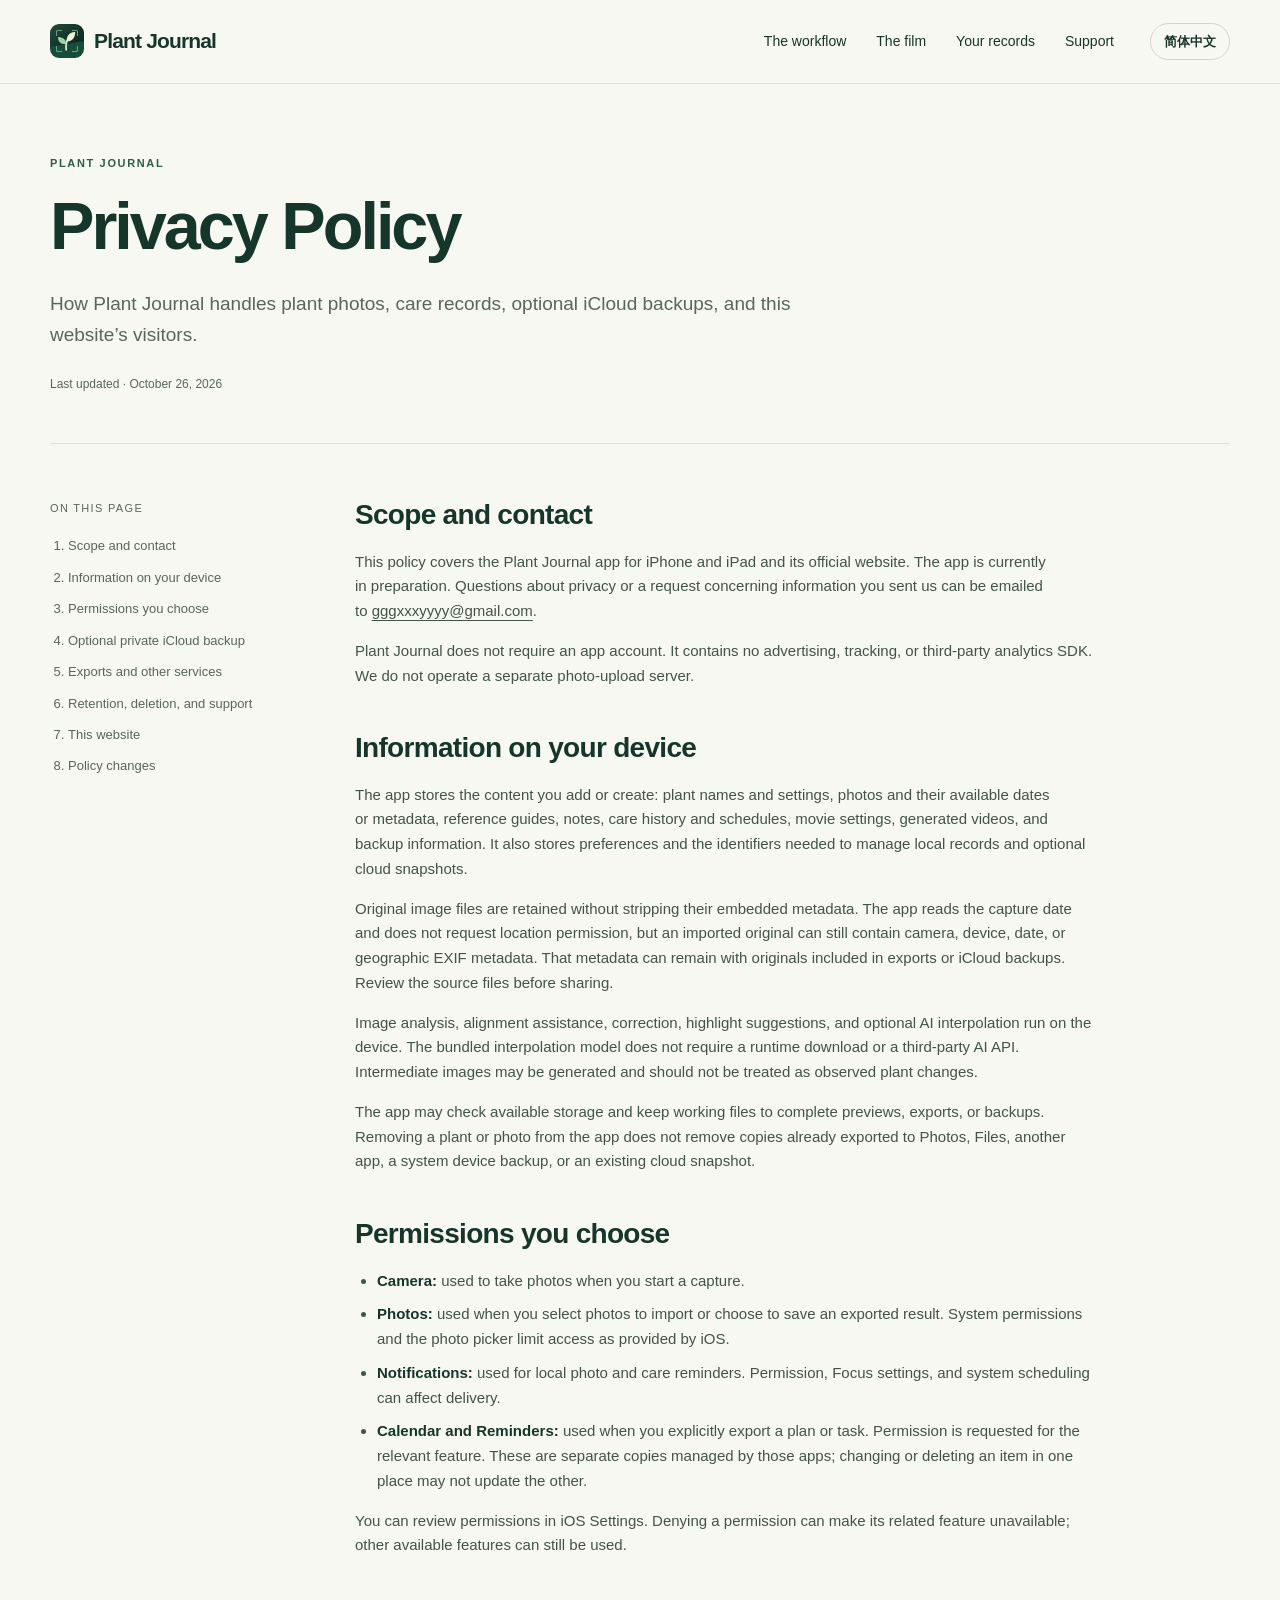
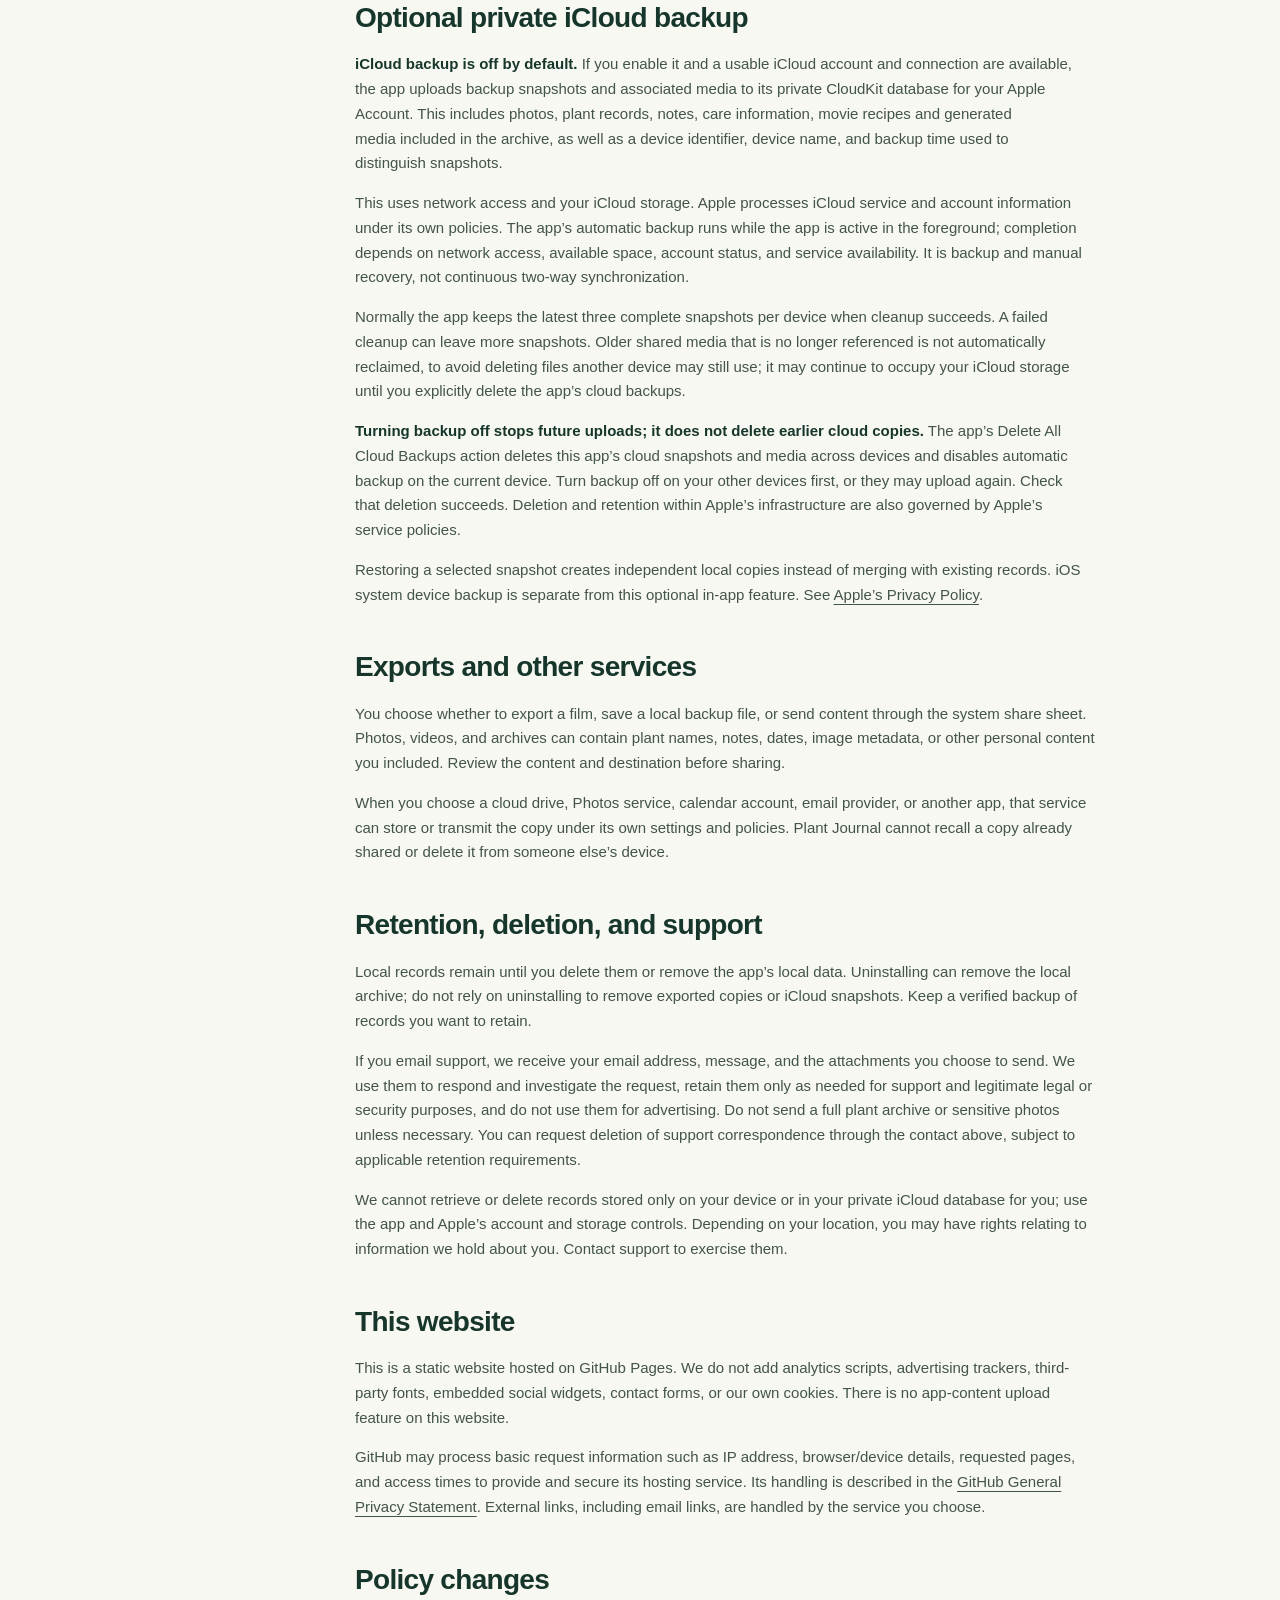
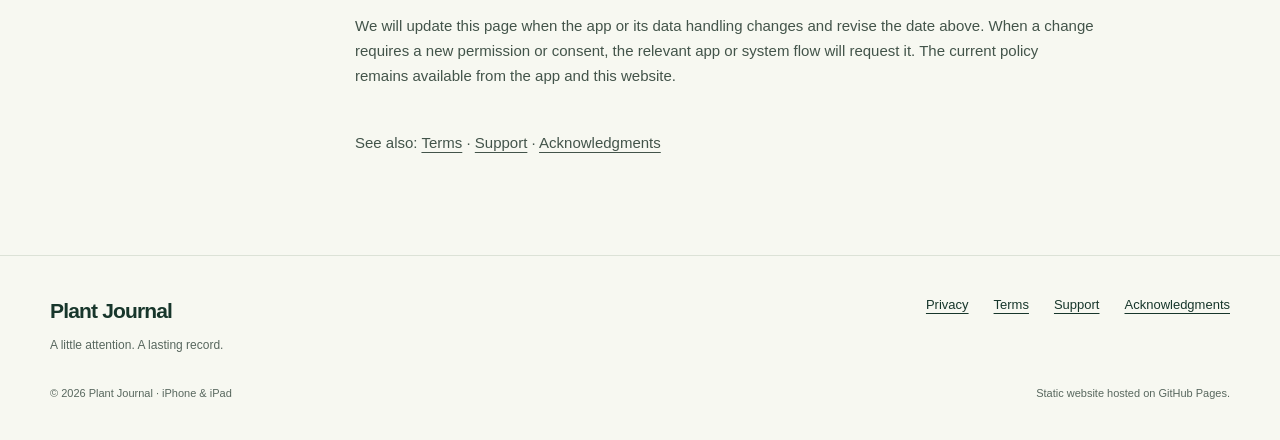
<file: en/privacy/index.html>
<!doctype html>
<html lang="en">
<head>
<meta charset="utf-8"><meta name="viewport" content="width=device-width, initial-scale=1">
<title>Privacy Policy — Plant Journal</title><meta name="description" content="How Plant Journal handles plant photos, care records, optional iCloud backups, and this website’s visitors.">
<meta name="theme-color" content="#f7f8f1"><meta name="color-scheme" content="light">
<link rel="canonical" href="https://guogxy.github.io/plant-journal/en/privacy/">
<link rel="alternate" hreflang="en" href="https://guogxy.github.io/plant-journal/en/privacy/">
<link rel="alternate" hreflang="zh-Hans" href="https://guogxy.github.io/plant-journal/zh/privacy/">
<link rel="alternate" hreflang="x-default" href="https://guogxy.github.io/plant-journal/">
<meta property="og:type" content="website"><meta property="og:title" content="Privacy Policy — Plant Journal">
<meta property="og:description" content="How Plant Journal handles plant photos, care records, optional iCloud backups, and this website’s visitors."><meta property="og:url" content="https://guogxy.github.io/plant-journal/en/privacy/">
<meta property="og:locale" content="en_US">
<meta property="og:site_name" content="Plant Journal">
<meta name="twitter:card" content="summary"><link rel="stylesheet" href="../../assets/site.css">
<link rel="icon" type="image/png" href="../../assets/app-icon.png">
<link rel="apple-touch-icon" href="../../assets/app-icon.png">
</head>
<body><a class="skip-link" href="#main">Skip to content</a>
<header class="site-header"><div class="wrap nav-inner">
<a class="wordmark" href="../../en/" aria-label="Plant Journal"><img class="brand-icon" src="../../assets/app-icon.png" width="34" height="34" alt="">Plant Journal</a>
<nav class="nav-links" aria-label="Main navigation"><a href="../../en/#workflow">The workflow</a><a href="../../en/#editing">The film</a><a href="../../en/#data">Your records</a><a href="../../en/support/">Support</a></nav>
<a class="language" href="../../zh/privacy/" hreflang="zh-Hans" lang="zh-Hans" aria-label="切换到简体中文">简体中文</a>
</div></header>
<main id="main"><div class="wrap">
<header class="document-header"><p class="eyebrow">Plant Journal</p><h1>Privacy Policy</h1><p>How Plant Journal handles plant photos, care records, optional iCloud backups, and this website’s visitors.</p><p class="date">Last updated · October 26, 2026</p></header>
<div class="document-grid"><nav class="toc" aria-label="On this page"><p>On this page</p><ol><li><a href="#scope">Scope and contact</a></li><li><a href="#device">Information on your device</a></li><li><a href="#permissions">Permissions you choose</a></li><li><a href="#icloud">Optional private iCloud backup</a></li><li><a href="#sharing">Exports and other services</a></li><li><a href="#retention">Retention, deletion, and support</a></li><li><a href="#website">This website</a></li><li><a href="#changes">Policy changes</a></li></ol></nav><div class="prose"><section id="scope"><h2>Scope and contact</h2><p>This policy covers the Plant Journal app for iPhone and iPad and its official website. The app is currently in preparation. Questions about privacy or a request concerning information you sent us can be emailed to <a href="mailto:gggxxxyyyy@gmail.com">gggxxxyyyy@gmail.com</a>.</p><p>Plant Journal does not require an app account. It contains no advertising, tracking, or third-party analytics SDK. We do not operate a separate photo-upload server.</p></section><section id="device"><h2>Information on your device</h2><p>The app stores the content you add or create: plant names and settings, photos and their available dates or metadata, reference guides, notes, care history and schedules, movie settings, generated videos, and backup information. It also stores preferences and the identifiers needed to manage local records and optional cloud snapshots.</p><p>Original image files are retained without stripping their embedded metadata. The app reads the capture date and does not request location permission, but an imported original can still contain camera, device, date, or geographic EXIF metadata. That metadata can remain with originals included in exports or iCloud backups. Review the source files before sharing.</p><p>Image analysis, alignment assistance, correction, highlight suggestions, and optional AI interpolation run on the device. The bundled interpolation model does not require a runtime download or a third-party AI API. Intermediate images may be generated and should not be treated as observed plant changes.</p><p>The app may check available storage and keep working files to complete previews, exports, or backups. Removing a plant or photo from the app does not remove copies already exported to Photos, Files, another app, a system device backup, or an existing cloud snapshot.</p></section><section id="permissions"><h2>Permissions you choose</h2><ul><li><strong>Camera:</strong> used to take photos when you start a capture.</li><li><strong>Photos:</strong> used when you select photos to import or choose to save an exported result. System permissions and the photo picker limit access as provided by iOS.</li><li><strong>Notifications:</strong> used for local photo and care reminders. Permission, Focus settings, and system scheduling can affect delivery.</li><li><strong>Calendar and Reminders:</strong> used when you explicitly export a plan or task. Permission is requested for the relevant feature. These are separate copies managed by those apps; changing or deleting an item in one place may not update the other.</li></ul><p>You can review permissions in iOS Settings. Denying a permission can make its related feature unavailable; other available features can still be used.</p></section><section id="icloud"><h2>Optional private iCloud backup</h2><p><strong>iCloud backup is off by default.</strong> If you enable it and a usable iCloud account and connection are available, the app uploads backup snapshots and associated media to its private CloudKit database for your Apple Account. This includes photos, plant records, notes, care information, movie recipes and generated media included in the archive, as well as a device identifier, device name, and backup time used to distinguish snapshots.</p><p>This uses network access and your iCloud storage. Apple processes iCloud service and account information under its own policies. The app’s automatic backup runs while the app is active in the foreground; completion depends on network access, available space, account status, and service availability. It is backup and manual recovery, not continuous two-way synchronization.</p><p>Normally the app keeps the latest three complete snapshots per device when cleanup succeeds. A failed cleanup can leave more snapshots. Older shared media that is no longer referenced is not automatically reclaimed, to avoid deleting files another device may still use; it may continue to occupy your iCloud storage until you explicitly delete the app’s cloud backups.</p><p><strong>Turning backup off stops future uploads; it does not delete earlier cloud copies.</strong> The app’s Delete All Cloud Backups action deletes this app’s cloud snapshots and media across devices and disables automatic backup on the current device. Turn backup off on your other devices first, or they may upload again. Check that deletion succeeds. Deletion and retention within Apple’s infrastructure are also governed by Apple’s service policies.</p><p>Restoring a selected snapshot creates independent local copies instead of merging with existing records. iOS system device backup is separate from this optional in-app feature. See <a href="https://www.apple.com/legal/privacy/">Apple’s Privacy Policy</a>.</p></section><section id="sharing"><h2>Exports and other services</h2><p>You choose whether to export a film, save a local backup file, or send content through the system share sheet. Photos, videos, and archives can contain plant names, notes, dates, image metadata, or other personal content you included. Review the content and destination before sharing.</p><p>When you choose a cloud drive, Photos service, calendar account, email provider, or another app, that service can store or transmit the copy under its own settings and policies. Plant Journal cannot recall a copy already shared or delete it from someone else’s device.</p></section><section id="retention"><h2>Retention, deletion, and support</h2><p>Local records remain until you delete them or remove the app’s local data. Uninstalling can remove the local archive; do not rely on uninstalling to remove exported copies or iCloud snapshots. Keep a verified backup of records you want to retain.</p><p>If you email support, we receive your email address, message, and the attachments you choose to send. We use them to respond and investigate the request, retain them only as needed for support and legitimate legal or security purposes, and do not use them for advertising. Do not send a full plant archive or sensitive photos unless necessary. You can request deletion of support correspondence through the contact above, subject to applicable retention requirements.</p><p>We cannot retrieve or delete records stored only on your device or in your private iCloud database for you; use the app and Apple’s account and storage controls. Depending on your location, you may have rights relating to information we hold about you. Contact support to exercise them.</p></section><section id="website"><h2>This website</h2><p>This is a static website hosted on GitHub Pages. We do not add analytics scripts, advertising trackers, third-party fonts, embedded social widgets, contact forms, or our own cookies. There is no app-content upload feature on this website.</p><p>GitHub may process basic request information such as IP address, browser/device details, requested pages, and access times to provide and secure its hosting service. Its handling is described in the <a href="https://docs.github.com/en/site-policy/privacy-policies/github-general-privacy-statement">GitHub General Privacy Statement</a>. External links, including email links, are handled by the service you choose.</p></section><section id="changes"><h2>Policy changes</h2><p>We will update this page when the app or its data handling changes and revise the date above. When a change requires a new permission or consent, the relevant app or system flow will request it. The current policy remains available from the app and this website.</p></section><p class="visual-caption">See also: <a href="../../en/terms/">Terms</a> · <a href="../../en/support/">Support</a> · <a href="../../en/licenses/">Acknowledgments</a></p></div></div>
</div></main>
<footer class="site-footer"><div class="wrap">
<div class="footer-top"><div><a class="wordmark" href="../../en/">Plant Journal</a><p style="font-size:12px;color:var(--muted);margin-top:8px">A little attention. A lasting record.</p></div><nav class="footer-links" aria-label="Information"><a href="../../en/privacy/" aria-current="page">Privacy</a><a href="../../en/terms/">Terms</a><a href="../../en/support/">Support</a><a href="../../en/licenses/">Acknowledgments</a></nav></div>
<div class="footer-bottom"><p>© 2026 Plant Journal · iPhone & iPad</p><p>Static website hosted on GitHub Pages.</p></div>
</div></footer>
</body></html>
</file>
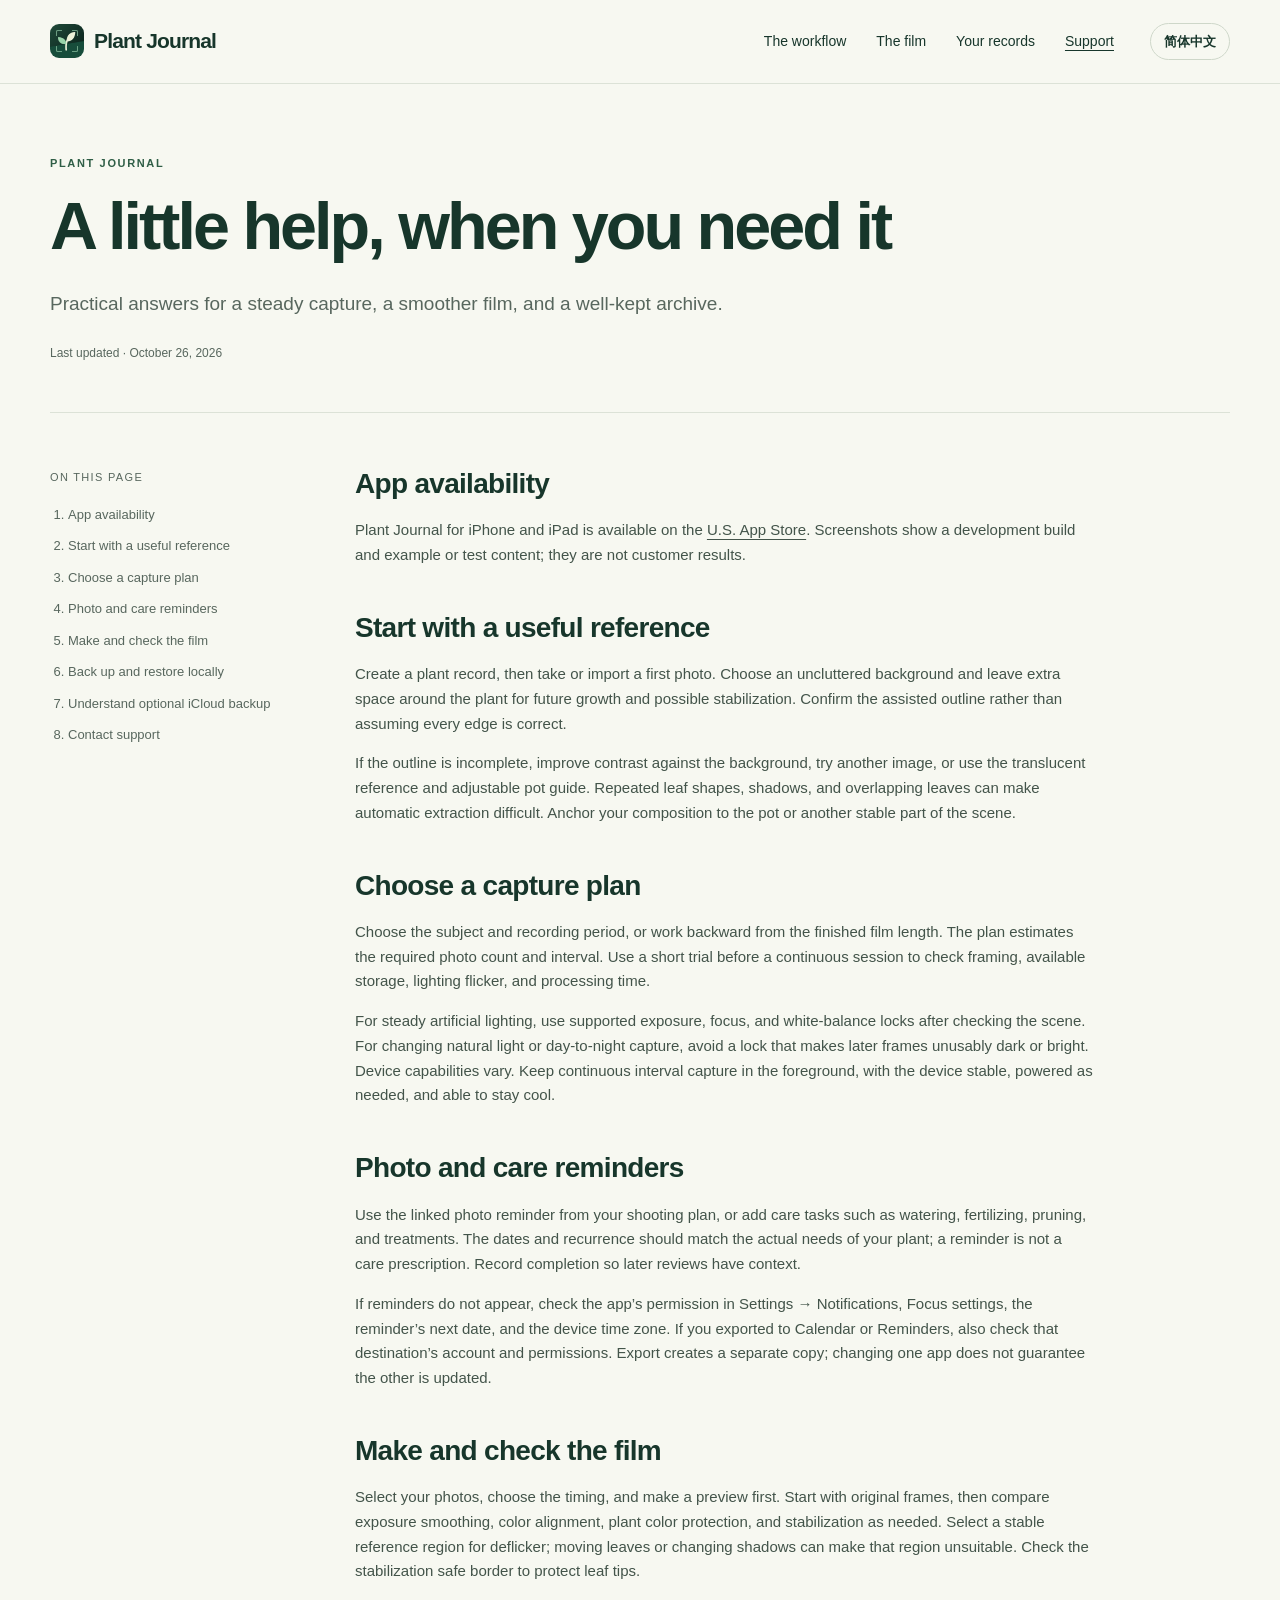
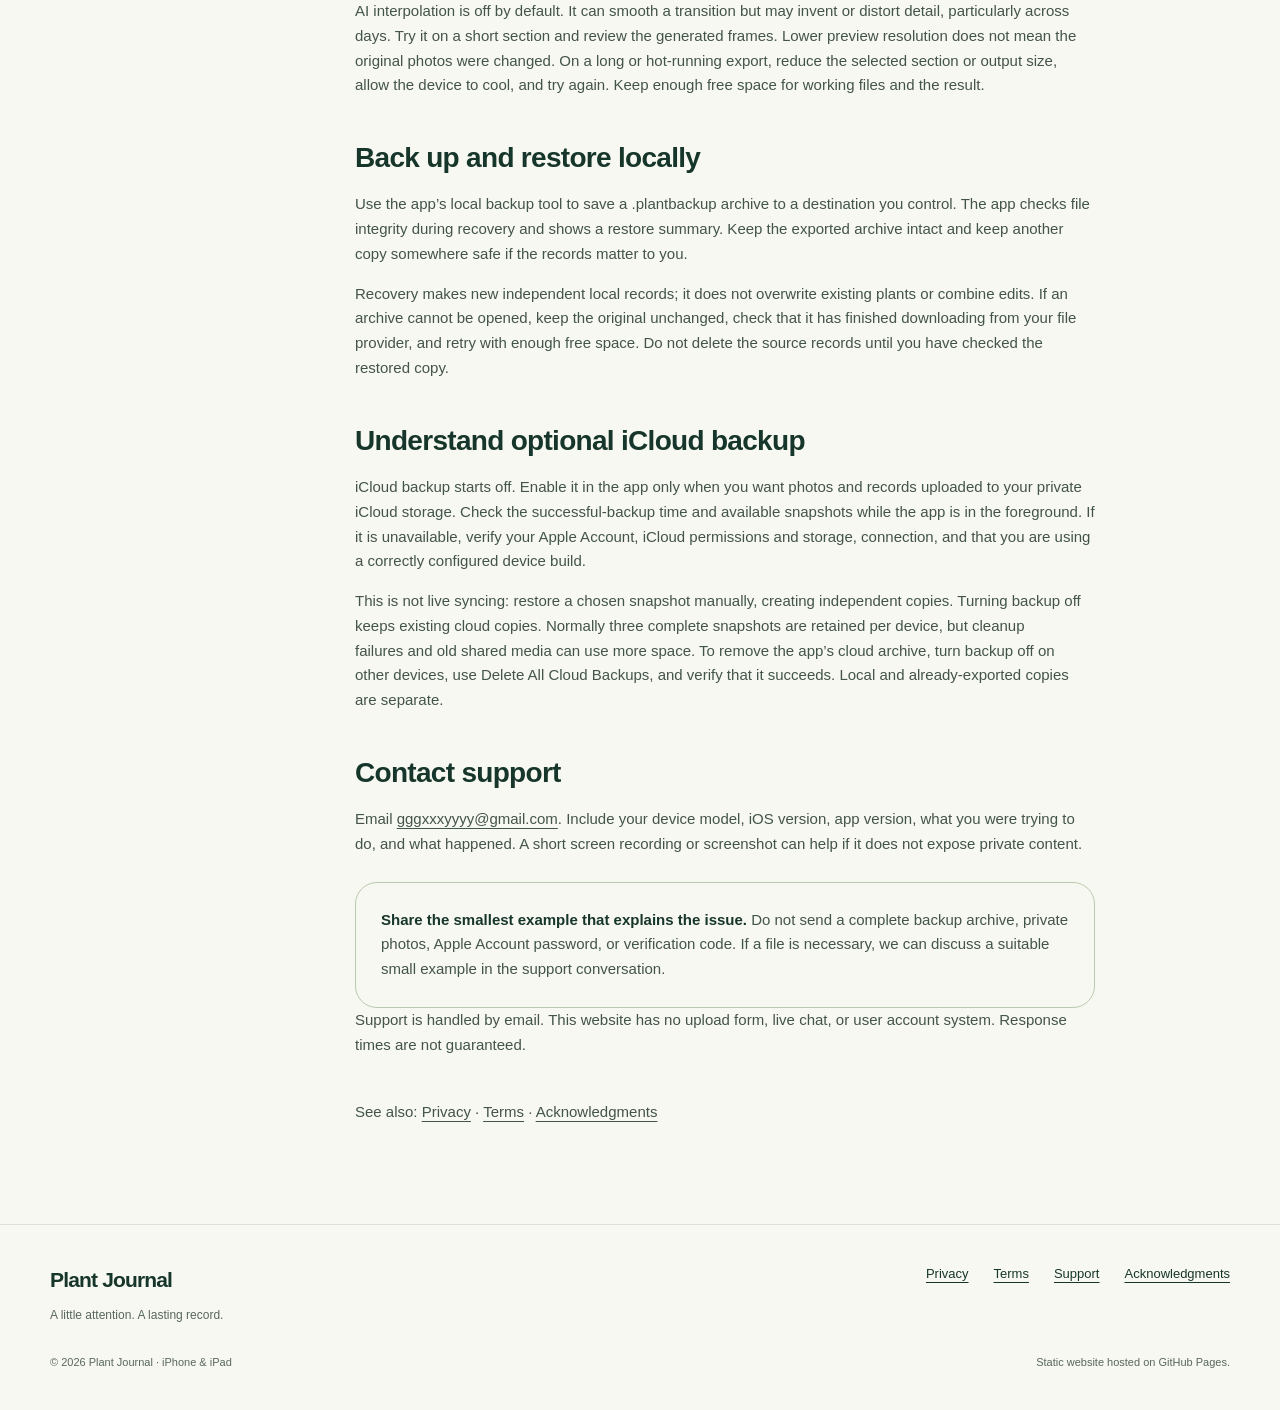
<file: en/support/index.html>
<!doctype html>
<html lang="en">
<head>
<meta charset="utf-8"><meta name="viewport" content="width=device-width, initial-scale=1">
<title>A little help, when you need it — Plant Journal</title><meta name="description" content="Practical answers for a steady capture, a smoother film, and a well-kept archive.">
<meta name="theme-color" content="#f7f8f1"><meta name="color-scheme" content="light">
<link rel="canonical" href="https://guogxy.github.io/plant-journal/en/support/">
<link rel="alternate" hreflang="en" href="https://guogxy.github.io/plant-journal/en/support/">
<link rel="alternate" hreflang="zh-Hans" href="https://guogxy.github.io/plant-journal/zh/support/">
<link rel="alternate" hreflang="x-default" href="https://guogxy.github.io/plant-journal/">
<meta property="og:type" content="website"><meta property="og:title" content="A little help, when you need it — Plant Journal">
<meta property="og:description" content="Practical answers for a steady capture, a smoother film, and a well-kept archive."><meta property="og:url" content="https://guogxy.github.io/plant-journal/en/support/">
<meta property="og:locale" content="en_US">
<meta property="og:site_name" content="Plant Journal">
<meta name="twitter:card" content="summary"><link rel="stylesheet" href="../../assets/site.css">
<link rel="icon" type="image/png" href="../../assets/app-icon.png">
<link rel="apple-touch-icon" href="../../assets/app-icon.png">
</head>
<body><a class="skip-link" href="#main">Skip to content</a>
<header class="site-header"><div class="wrap nav-inner">
<a class="wordmark" href="../../en/" aria-label="Plant Journal"><img class="brand-icon" src="../../assets/app-icon.png" width="34" height="34" alt="">Plant Journal</a>
<nav class="nav-links" aria-label="Main navigation"><a href="../../en/#workflow">The workflow</a><a href="../../en/#editing">The film</a><a href="../../en/#data">Your records</a><a href="../../en/support/" aria-current="page">Support</a></nav>
<a class="language" href="../../zh/support/" hreflang="zh-Hans" lang="zh-Hans" aria-label="切换到简体中文">简体中文</a>
</div></header>
<main id="main"><div class="wrap">
<header class="document-header"><p class="eyebrow">Plant Journal</p><h1>A little help, when you need it</h1><p>Practical answers for a steady capture, a smoother film, and a well-kept archive.</p><p class="date">Last updated · October 26, 2026</p></header>
<div class="document-grid"><nav class="toc" aria-label="On this page"><p>On this page</p><ol><li><a href="#availability">App availability</a></li><li><a href="#first-photo">Start with a useful reference</a></li><li><a href="#plan">Choose a capture plan</a></li><li><a href="#reminders">Photo and care reminders</a></li><li><a href="#movie">Make and check the film</a></li><li><a href="#local-backup">Back up and restore locally</a></li><li><a href="#icloud">Understand optional iCloud backup</a></li><li><a href="#contact">Contact support</a></li></ol></nav><div class="prose"><section id="availability"><h2>App availability</h2><p>Plant Journal for iPhone and iPad is available on the <a href="https://apps.apple.com/us/app/plant-journal-growth-camera/id6827551558">U.S. App Store</a>. Screenshots show a development build and example or test content; they are not customer results.</p></section><section id="first-photo"><h2>Start with a useful reference</h2><p>Create a plant record, then take or import a first photo. Choose an uncluttered background and leave extra space around the plant for future growth and possible stabilization. Confirm the assisted outline rather than assuming every edge is correct.</p><p>If the outline is incomplete, improve contrast against the background, try another image, or use the translucent reference and adjustable pot guide. Repeated leaf shapes, shadows, and overlapping leaves can make automatic extraction difficult. Anchor your composition to the pot or another stable part of the scene.</p></section><section id="plan"><h2>Choose a capture plan</h2><p>Choose the subject and recording period, or work backward from the finished film length. The plan estimates the required photo count and interval. Use a short trial before a continuous session to check framing, available storage, lighting flicker, and processing time.</p><p>For steady artificial lighting, use supported exposure, focus, and white-balance locks after checking the scene. For changing natural light or day-to-night capture, avoid a lock that makes later frames unusably dark or bright. Device capabilities vary. Keep continuous interval capture in the foreground, with the device stable, powered as needed, and able to stay cool.</p></section><section id="reminders"><h2>Photo and care reminders</h2><p>Use the linked photo reminder from your shooting plan, or add care tasks such as watering, fertilizing, pruning, and treatments. The dates and recurrence should match the actual needs of your plant; a reminder is not a care prescription. Record completion so later reviews have context.</p><p>If reminders do not appear, check the app’s permission in Settings → Notifications, Focus settings, the reminder’s next date, and the device time zone. If you exported to Calendar or Reminders, also check that destination’s account and permissions. Export creates a separate copy; changing one app does not guarantee the other is updated.</p></section><section id="movie"><h2>Make and check the film</h2><p>Select your photos, choose the timing, and make a preview first. Start with original frames, then compare exposure smoothing, color alignment, plant color protection, and stabilization as needed. Select a stable reference region for deflicker; moving leaves or changing shadows can make that region unsuitable. Check the stabilization safe border to protect leaf tips.</p><p>AI interpolation is off by default. It can smooth a transition but may invent or distort detail, particularly across days. Try it on a short section and review the generated frames. Lower preview resolution does not mean the original photos were changed. On a long or hot-running export, reduce the selected section or output size, allow the device to cool, and try again. Keep enough free space for working files and the result.</p></section><section id="local-backup"><h2>Back up and restore locally</h2><p>Use the app’s local backup tool to save a .plantbackup archive to a destination you control. The app checks file integrity during recovery and shows a restore summary. Keep the exported archive intact and keep another copy somewhere safe if the records matter to you.</p><p>Recovery makes new independent local records; it does not overwrite existing plants or combine edits. If an archive cannot be opened, keep the original unchanged, check that it has finished downloading from your file provider, and retry with enough free space. Do not delete the source records until you have checked the restored copy.</p></section><section id="icloud"><h2>Understand optional iCloud backup</h2><p>iCloud backup starts off. Enable it in the app only when you want photos and records uploaded to your private iCloud storage. Check the successful-backup time and available snapshots while the app is in the foreground. If it is unavailable, verify your Apple Account, iCloud permissions and storage, connection, and that you are using a correctly configured device build.</p><p>This is not live syncing: restore a chosen snapshot manually, creating independent copies. Turning backup off keeps existing cloud copies. Normally three complete snapshots are retained per device, but cleanup failures and old shared media can use more space. To remove the app’s cloud archive, turn backup off on other devices, use Delete All Cloud Backups, and verify that it succeeds. Local and already-exported copies are separate.</p></section><section id="contact"><h2>Contact support</h2><p>Email <a href="mailto:gggxxxyyyy@gmail.com">gggxxxyyyy@gmail.com</a>. Include your device model, iOS version, app version, what you were trying to do, and what happened. A short screen recording or screenshot can help if it does not expose private content.</p><div class="contact-box"><p><strong>Share the smallest example that explains the issue.</strong> Do not send a complete backup archive, private photos, Apple Account password, or verification code. If a file is necessary, we can discuss a suitable small example in the support conversation.</p></div><p>Support is handled by email. This website has no upload form, live chat, or user account system. Response times are not guaranteed.</p></section><p class="visual-caption">See also: <a href="../../en/privacy/">Privacy</a> · <a href="../../en/terms/">Terms</a> · <a href="../../en/licenses/">Acknowledgments</a></p></div></div>
</div></main>
<footer class="site-footer"><div class="wrap">
<div class="footer-top"><div><a class="wordmark" href="../../en/">Plant Journal</a><p style="font-size:12px;color:var(--muted);margin-top:8px">A little attention. A lasting record.</p></div><nav class="footer-links" aria-label="Information"><a href="../../en/privacy/">Privacy</a><a href="../../en/terms/">Terms</a><a href="../../en/support/" aria-current="page">Support</a><a href="../../en/licenses/">Acknowledgments</a></nav></div>
<div class="footer-bottom"><p>© 2026 Plant Journal · iPhone & iPad</p><p>Static website hosted on GitHub Pages.</p></div>
</div></footer>
</body></html>
</file>
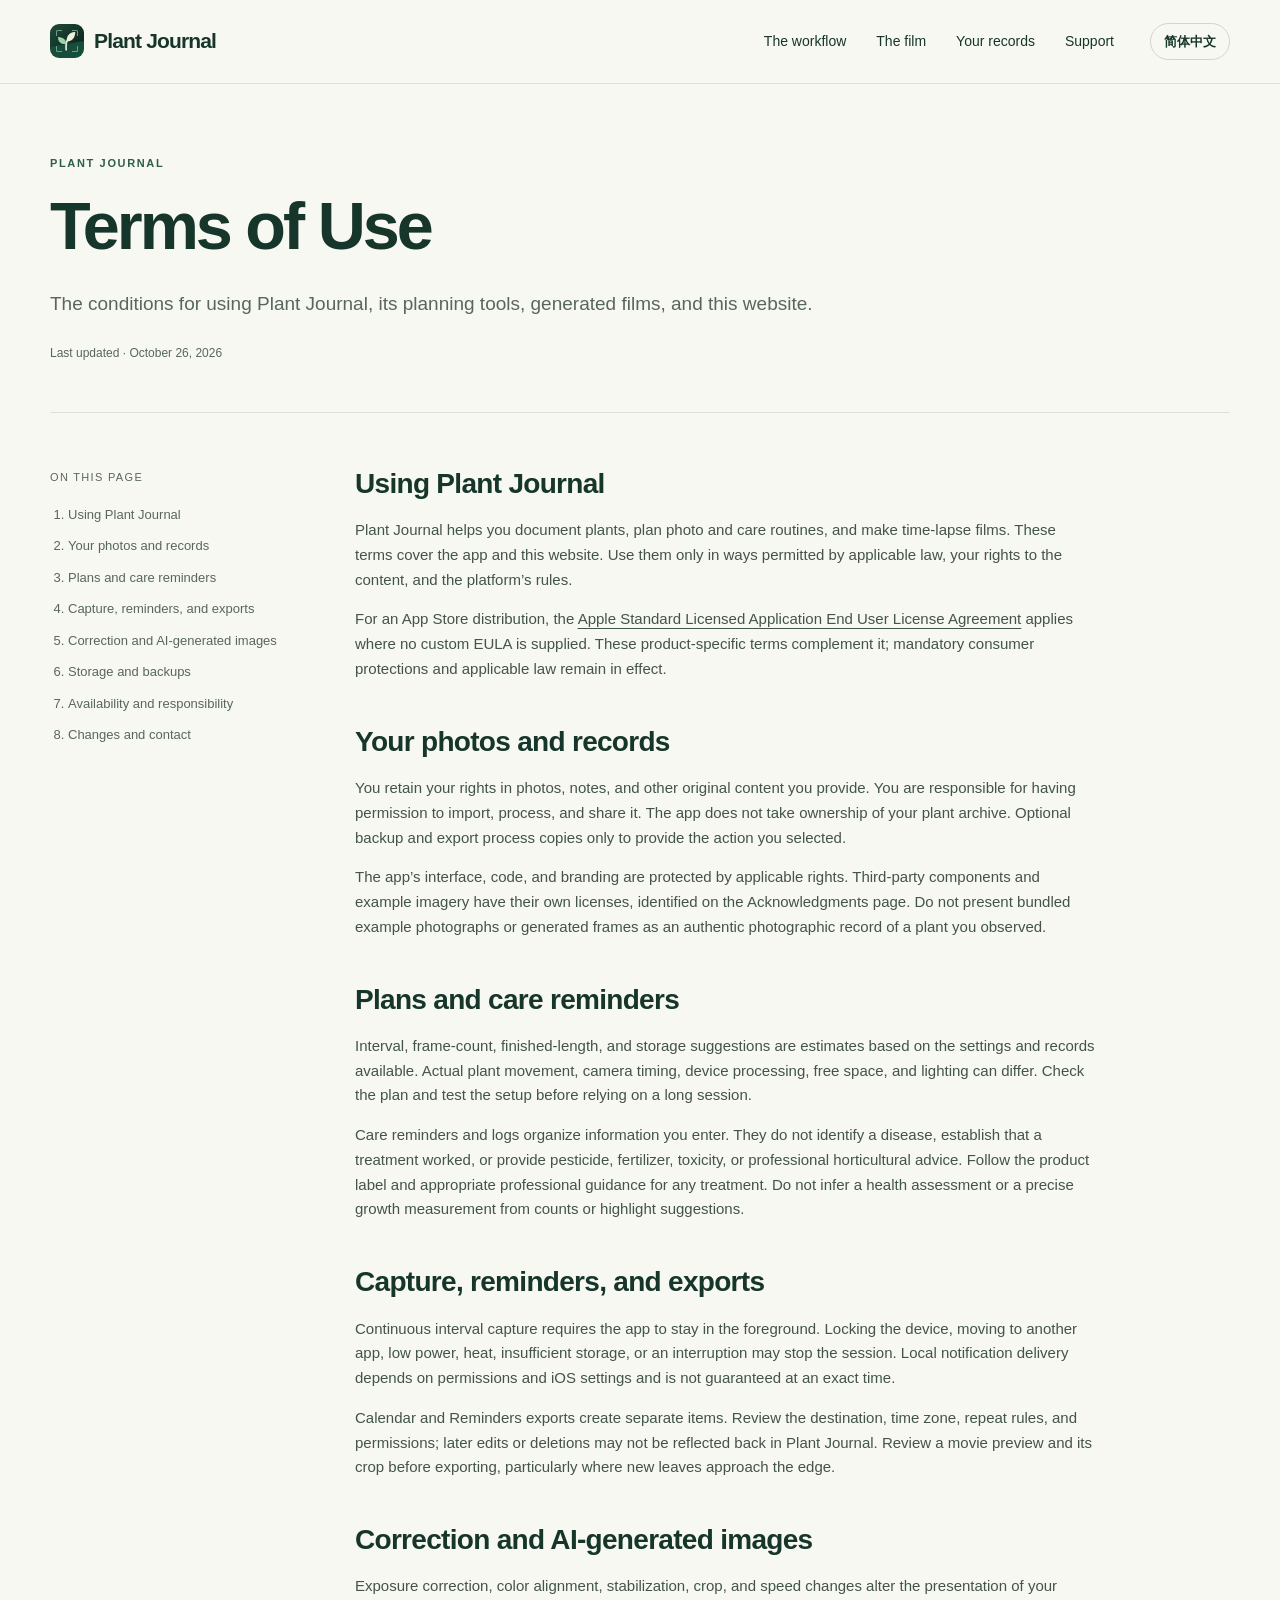
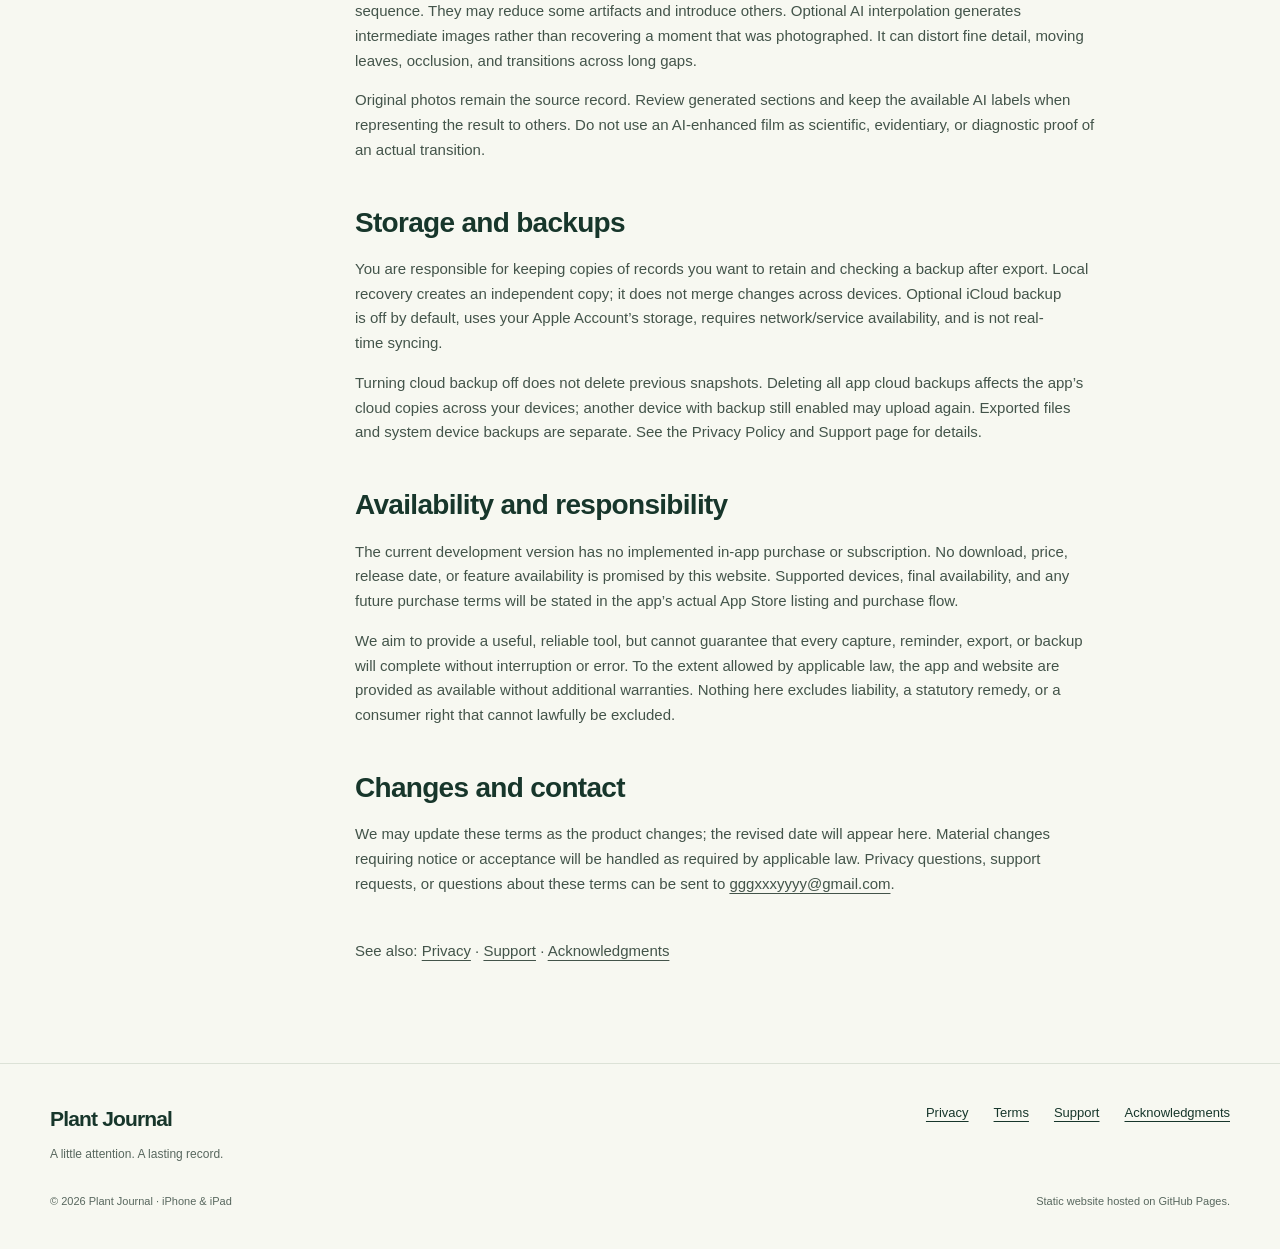
<file: en/terms/index.html>
<!doctype html>
<html lang="en">
<head>
<meta charset="utf-8"><meta name="viewport" content="width=device-width, initial-scale=1">
<title>Terms of Use — Plant Journal</title><meta name="description" content="The conditions for using Plant Journal, its planning tools, generated films, and this website.">
<meta name="theme-color" content="#f7f8f1"><meta name="color-scheme" content="light">
<link rel="canonical" href="https://guogxy.github.io/plant-journal/en/terms/">
<link rel="alternate" hreflang="en" href="https://guogxy.github.io/plant-journal/en/terms/">
<link rel="alternate" hreflang="zh-Hans" href="https://guogxy.github.io/plant-journal/zh/terms/">
<link rel="alternate" hreflang="x-default" href="https://guogxy.github.io/plant-journal/">
<meta property="og:type" content="website"><meta property="og:title" content="Terms of Use — Plant Journal">
<meta property="og:description" content="The conditions for using Plant Journal, its planning tools, generated films, and this website."><meta property="og:url" content="https://guogxy.github.io/plant-journal/en/terms/">
<meta property="og:locale" content="en_US">
<meta property="og:site_name" content="Plant Journal">
<meta name="twitter:card" content="summary"><link rel="stylesheet" href="../../assets/site.css">
<link rel="icon" type="image/png" href="../../assets/app-icon.png">
<link rel="apple-touch-icon" href="../../assets/app-icon.png">
</head>
<body><a class="skip-link" href="#main">Skip to content</a>
<header class="site-header"><div class="wrap nav-inner">
<a class="wordmark" href="../../en/" aria-label="Plant Journal"><img class="brand-icon" src="../../assets/app-icon.png" width="34" height="34" alt="">Plant Journal</a>
<nav class="nav-links" aria-label="Main navigation"><a href="../../en/#workflow">The workflow</a><a href="../../en/#editing">The film</a><a href="../../en/#data">Your records</a><a href="../../en/support/">Support</a></nav>
<a class="language" href="../../zh/terms/" hreflang="zh-Hans" lang="zh-Hans" aria-label="切换到简体中文">简体中文</a>
</div></header>
<main id="main"><div class="wrap">
<header class="document-header"><p class="eyebrow">Plant Journal</p><h1>Terms of Use</h1><p>The conditions for using Plant Journal, its planning tools, generated films, and this website.</p><p class="date">Last updated · October 26, 2026</p></header>
<div class="document-grid"><nav class="toc" aria-label="On this page"><p>On this page</p><ol><li><a href="#scope">Using Plant Journal</a></li><li><a href="#content">Your photos and records</a></li><li><a href="#guidance">Plans and care reminders</a></li><li><a href="#capture">Capture, reminders, and exports</a></li><li><a href="#ai">Correction and AI-generated images</a></li><li><a href="#backup">Storage and backups</a></li><li><a href="#availability">Availability and responsibility</a></li><li><a href="#contact">Changes and contact</a></li></ol></nav><div class="prose"><section id="scope"><h2>Using Plant Journal</h2><p>Plant Journal helps you document plants, plan photo and care routines, and make time-lapse films. These terms cover the app and this website. Use them only in ways permitted by applicable law, your rights to the content, and the platform’s rules.</p><p>For an App Store distribution, the <a href="https://www.apple.com/legal/internet-services/itunes/dev/stdeula/">Apple Standard Licensed Application End User License Agreement</a> applies where no custom EULA is supplied. These product-specific terms complement it; mandatory consumer protections and applicable law remain in effect.</p></section><section id="content"><h2>Your photos and records</h2><p>You retain your rights in photos, notes, and other original content you provide. You are responsible for having permission to import, process, and share it. The app does not take ownership of your plant archive. Optional backup and export process copies only to provide the action you selected.</p><p>The app’s interface, code, and branding are protected by applicable rights. Third-party components and example imagery have their own licenses, identified on the Acknowledgments page. Do not present bundled example photographs or generated frames as an authentic photographic record of a plant you observed.</p></section><section id="guidance"><h2>Plans and care reminders</h2><p>Interval, frame-count, finished-length, and storage suggestions are estimates based on the settings and records available. Actual plant movement, camera timing, device processing, free space, and lighting can differ. Check the plan and test the setup before relying on a long session.</p><p>Care reminders and logs organize information you enter. They do not identify a disease, establish that a treatment worked, or provide pesticide, fertilizer, toxicity, or professional horticultural advice. Follow the product label and appropriate professional guidance for any treatment. Do not infer a health assessment or a precise growth measurement from counts or highlight suggestions.</p></section><section id="capture"><h2>Capture, reminders, and exports</h2><p>Continuous interval capture requires the app to stay in the foreground. Locking the device, moving to another app, low power, heat, insufficient storage, or an interruption may stop the session. Local notification delivery depends on permissions and iOS settings and is not guaranteed at an exact time.</p><p>Calendar and Reminders exports create separate items. Review the destination, time zone, repeat rules, and permissions; later edits or deletions may not be reflected back in Plant Journal. Review a movie preview and its crop before exporting, particularly where new leaves approach the edge.</p></section><section id="ai"><h2>Correction and AI-generated images</h2><p>Exposure correction, color alignment, stabilization, crop, and speed changes alter the presentation of your sequence. They may reduce some artifacts and introduce others. Optional AI interpolation generates intermediate images rather than recovering a moment that was photographed. It can distort fine detail, moving leaves, occlusion, and transitions across long gaps.</p><p>Original photos remain the source record. Review generated sections and keep the available AI labels when representing the result to others. Do not use an AI-enhanced film as scientific, evidentiary, or diagnostic proof of an actual transition.</p></section><section id="backup"><h2>Storage and backups</h2><p>You are responsible for keeping copies of records you want to retain and checking a backup after export. Local recovery creates an independent copy; it does not merge changes across devices. Optional iCloud backup is off by default, uses your Apple Account’s storage, requires network/service availability, and is not real-time syncing.</p><p>Turning cloud backup off does not delete previous snapshots. Deleting all app cloud backups affects the app’s cloud copies across your devices; another device with backup still enabled may upload again. Exported files and system device backups are separate. See the Privacy Policy and Support page for details.</p></section><section id="availability"><h2>Availability and responsibility</h2><p>The current development version has no implemented in-app purchase or subscription. No download, price, release date, or feature availability is promised by this website. Supported devices, final availability, and any future purchase terms will be stated in the app’s actual App Store listing and purchase flow.</p><p>We aim to provide a useful, reliable tool, but cannot guarantee that every capture, reminder, export, or backup will complete without interruption or error. To the extent allowed by applicable law, the app and website are provided as available without additional warranties. Nothing here excludes liability, a statutory remedy, or a consumer right that cannot lawfully be excluded.</p></section><section id="contact"><h2>Changes and contact</h2><p>We may update these terms as the product changes; the revised date will appear here. Material changes requiring notice or acceptance will be handled as required by applicable law. Privacy questions, support requests, or questions about these terms can be sent to <a href="mailto:gggxxxyyyy@gmail.com">gggxxxyyyy@gmail.com</a>.</p></section><p class="visual-caption">See also: <a href="../../en/privacy/">Privacy</a> · <a href="../../en/support/">Support</a> · <a href="../../en/licenses/">Acknowledgments</a></p></div></div>
</div></main>
<footer class="site-footer"><div class="wrap">
<div class="footer-top"><div><a class="wordmark" href="../../en/">Plant Journal</a><p style="font-size:12px;color:var(--muted);margin-top:8px">A little attention. A lasting record.</p></div><nav class="footer-links" aria-label="Information"><a href="../../en/privacy/">Privacy</a><a href="../../en/terms/" aria-current="page">Terms</a><a href="../../en/support/">Support</a><a href="../../en/licenses/">Acknowledgments</a></nav></div>
<div class="footer-bottom"><p>© 2026 Plant Journal · iPhone & iPad</p><p>Static website hosted on GitHub Pages.</p></div>
</div></footer>
</body></html>
</file>
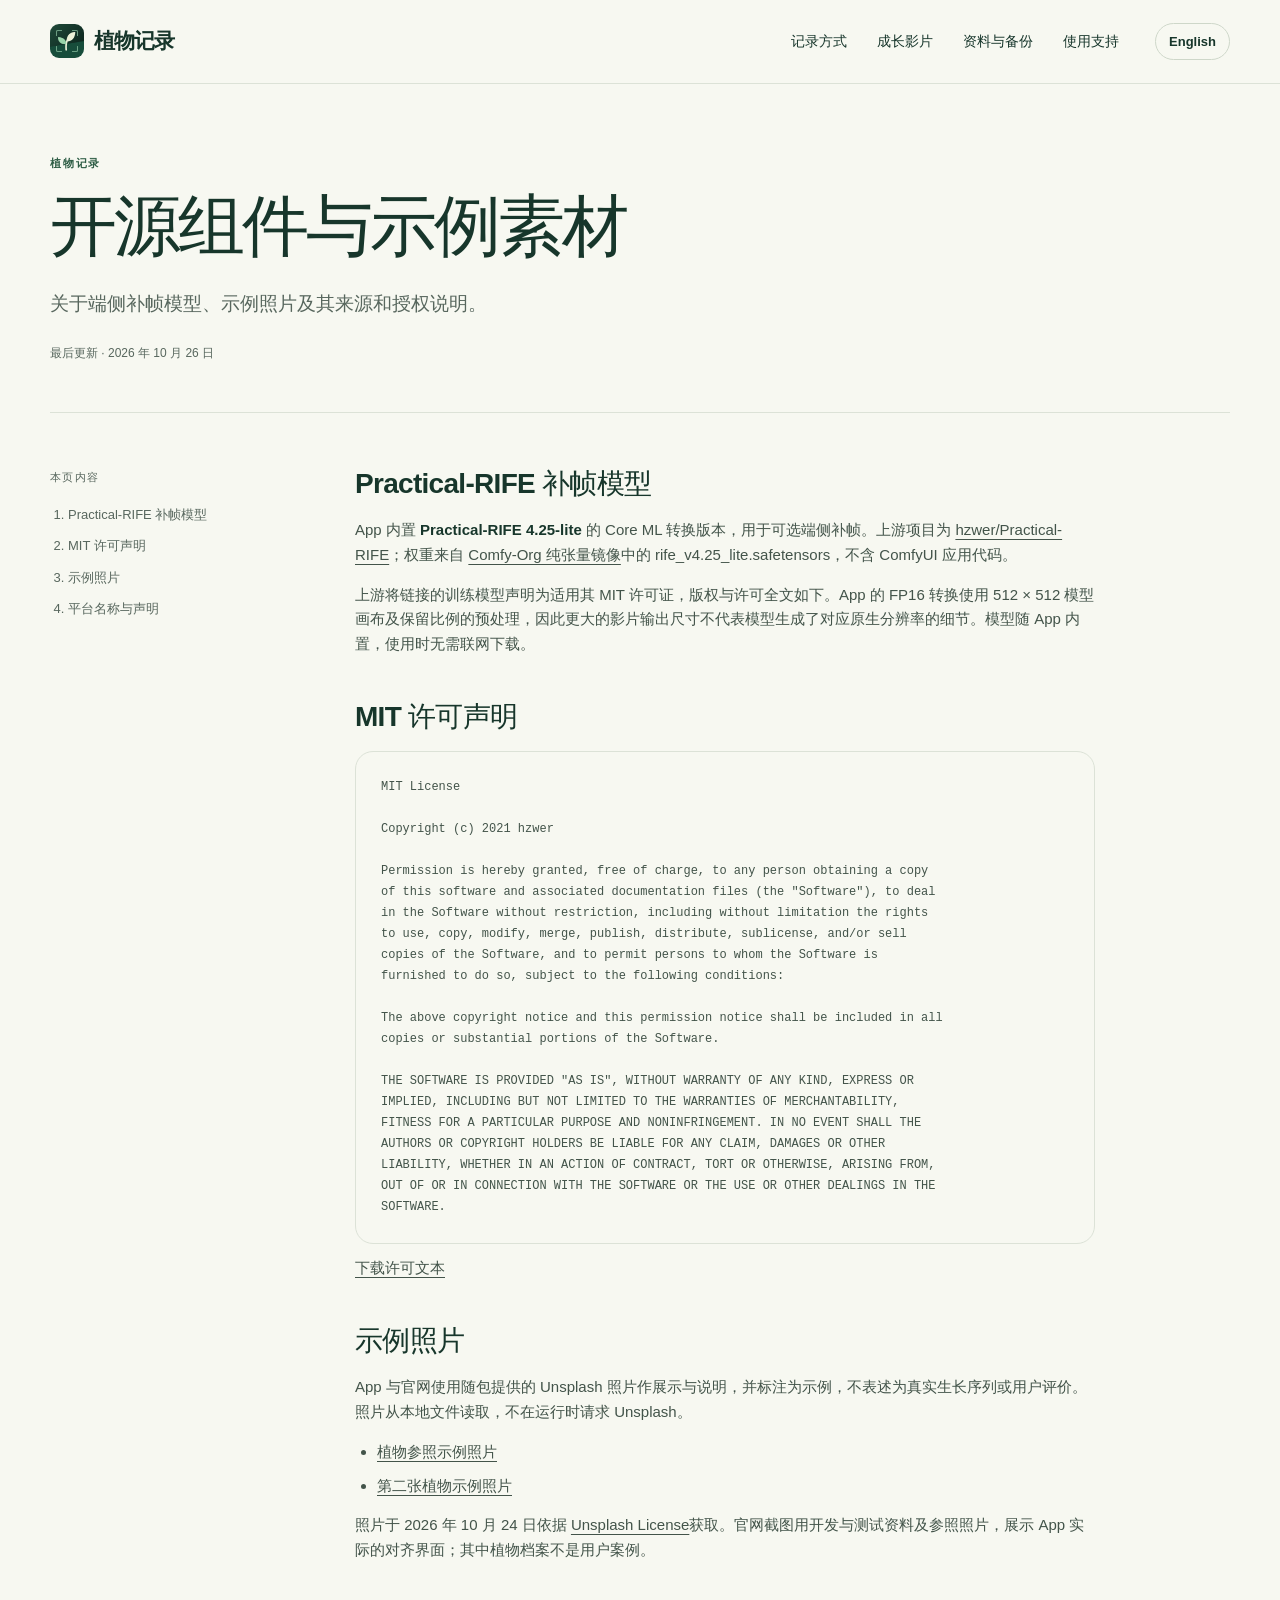
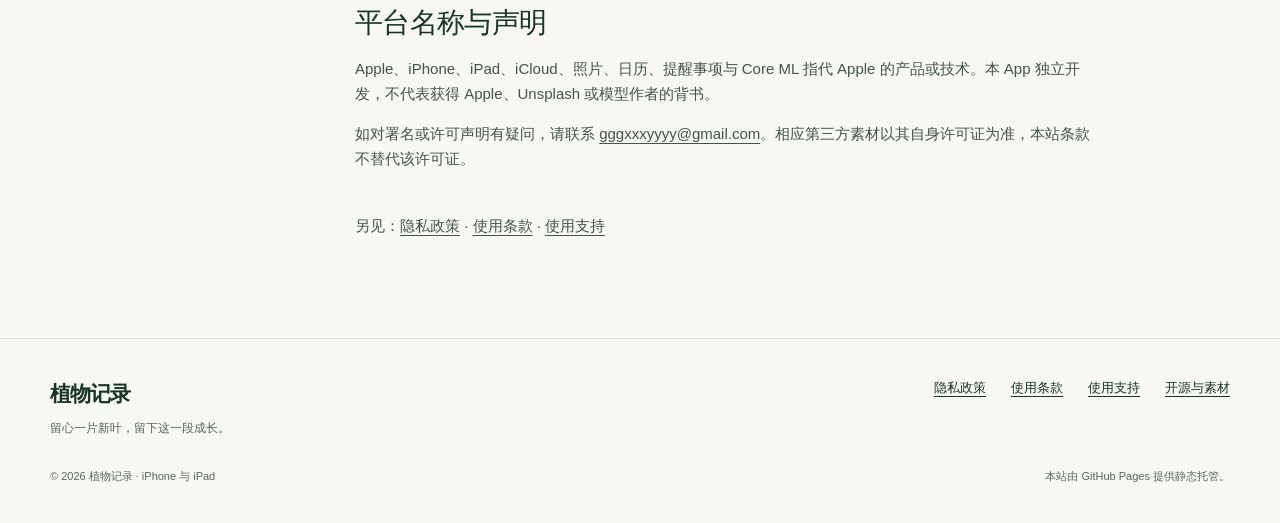
<file: zh/licenses/index.html>
<!doctype html>
<html lang="zh-Hans">
<head>
<meta charset="utf-8"><meta name="viewport" content="width=device-width, initial-scale=1">
<title>开源组件与示例素材 — 植物记录</title><meta name="description" content="关于端侧补帧模型、示例照片及其来源和授权说明。">
<meta name="theme-color" content="#f7f8f1"><meta name="color-scheme" content="light">
<link rel="canonical" href="https://guogxy.github.io/plant-journal/zh/licenses/">
<link rel="alternate" hreflang="en" href="https://guogxy.github.io/plant-journal/en/licenses/">
<link rel="alternate" hreflang="zh-Hans" href="https://guogxy.github.io/plant-journal/zh/licenses/">
<link rel="alternate" hreflang="x-default" href="https://guogxy.github.io/plant-journal/">
<meta property="og:type" content="website"><meta property="og:title" content="开源组件与示例素材 — 植物记录">
<meta property="og:description" content="关于端侧补帧模型、示例照片及其来源和授权说明。"><meta property="og:url" content="https://guogxy.github.io/plant-journal/zh/licenses/">
<meta property="og:locale" content="zh_CN">
<meta property="og:site_name" content="植物记录">
<meta name="twitter:card" content="summary"><link rel="stylesheet" href="../../assets/site.css">
<link rel="icon" type="image/png" href="../../assets/app-icon.png">
<link rel="apple-touch-icon" href="../../assets/app-icon.png">
</head>
<body><a class="skip-link" href="#main">跳转到正文</a>
<header class="site-header"><div class="wrap nav-inner">
<a class="wordmark" href="../../zh/" aria-label="植物记录"><img class="brand-icon" src="../../assets/app-icon.png" width="34" height="34" alt="">植物记录</a>
<nav class="nav-links" aria-label="主导航"><a href="../../zh/#workflow">记录方式</a><a href="../../zh/#editing">成长影片</a><a href="../../zh/#data">资料与备份</a><a href="../../zh/support/">使用支持</a></nav>
<a class="language" href="../../en/licenses/" hreflang="en" lang="en" aria-label="Switch to English">English</a>
</div></header>
<main id="main"><div class="wrap">
<header class="document-header"><p class="eyebrow">植物记录</p><h1>开源组件与示例素材</h1><p>关于端侧补帧模型、示例照片及其来源和授权说明。</p><p class="date">最后更新 · 2026 年 10 月 26 日</p></header>
<div class="document-grid"><nav class="toc" aria-label="本页内容"><p>本页内容</p><ol><li><a href="#model">Practical-RIFE 补帧模型</a></li><li><a href="#mit">MIT 许可声明</a></li><li><a href="#imagery">示例照片</a></li><li><a href="#platform">平台名称与声明</a></li></ol></nav><div class="prose"><section id="model"><h2>Practical-RIFE 补帧模型</h2><p>App 内置 <strong>Practical-RIFE 4.25-lite</strong> 的 Core ML 转换版本，用于可选端侧补帧。上游项目为 <a href="https://github.com/hzwer/Practical-RIFE">hzwer/Practical-RIFE</a>；权重来自 <a href="https://huggingface.co/Comfy-Org/frame_interpolation/tree/219da3c9d8c357ceaf457fc1d5932c6e861b8dee">Comfy-Org 纯张量镜像</a>中的 rife_v4.25_lite.safetensors，不含 ComfyUI 应用代码。</p><p>上游将链接的训练模型声明为适用其 MIT 许可证，版权与许可全文如下。App 的 FP16 转换使用 512 × 512 模型画布及保留比例的预处理，因此更大的影片输出尺寸不代表模型生成了对应原生分辨率的细节。模型随 App 内置，使用时无需联网下载。</p></section><section id="mit"><h2>MIT 许可声明</h2><pre class="license-text">MIT License

Copyright (c) 2021 hzwer

Permission is hereby granted, free of charge, to any person obtaining a copy
of this software and associated documentation files (the &quot;Software&quot;), to deal
in the Software without restriction, including without limitation the rights
to use, copy, modify, merge, publish, distribute, sublicense, and/or sell
copies of the Software, and to permit persons to whom the Software is
furnished to do so, subject to the following conditions:

The above copyright notice and this permission notice shall be included in all
copies or substantial portions of the Software.

THE SOFTWARE IS PROVIDED &quot;AS IS&quot;, WITHOUT WARRANTY OF ANY KIND, EXPRESS OR
IMPLIED, INCLUDING BUT NOT LIMITED TO THE WARRANTIES OF MERCHANTABILITY,
FITNESS FOR A PARTICULAR PURPOSE AND NONINFRINGEMENT. IN NO EVENT SHALL THE
AUTHORS OR COPYRIGHT HOLDERS BE LIABLE FOR ANY CLAIM, DAMAGES OR OTHER
LIABILITY, WHETHER IN AN ACTION OF CONTRACT, TORT OR OTHERWISE, ARISING FROM,
OUT OF OR IN CONNECTION WITH THE SOFTWARE OR THE USE OR OTHER DEALINGS IN THE
SOFTWARE.
</pre><p><a href="../../assets/RIFE-LICENSE.txt">下载许可文本</a></p></section><section id="imagery"><h2>示例照片</h2><p>App 与官网使用随包提供的 Unsplash 照片作展示与说明，并标注为示例，不表述为真实生长序列或用户评价。照片从本地文件读取，不在运行时请求 Unsplash。</p><ul><li><a href="https://images.unsplash.com/photo-1501004318641-b39e6451bec6">植物参照示例照片</a></li><li><a href="https://images.unsplash.com/photo-1459411621453-7b03977f4bfc">第二张植物示例照片</a></li></ul><p>照片于 2026 年 10 月 24 日依据 <a href="https://unsplash.com/license">Unsplash License</a>获取。官网截图用开发与测试资料及参照照片，展示 App 实际的对齐界面；其中植物档案不是用户案例。</p></section><section id="platform"><h2>平台名称与声明</h2><p>Apple、iPhone、iPad、iCloud、照片、日历、提醒事项与 Core ML 指代 Apple 的产品或技术。本 App 独立开发，不代表获得 Apple、Unsplash 或模型作者的背书。</p><p>如对署名或许可声明有疑问，请联系 <a href="mailto:gggxxxyyyy@gmail.com">gggxxxyyyy@gmail.com</a>。相应第三方素材以其自身许可证为准，本站条款不替代该许可证。</p></section><p class="visual-caption">另见：<a href="../../zh/privacy/">隐私政策</a> · <a href="../../zh/terms/">使用条款</a> · <a href="../../zh/support/">使用支持</a></p></div></div>
</div></main>
<footer class="site-footer"><div class="wrap">
<div class="footer-top"><div><a class="wordmark" href="../../zh/">植物记录</a><p style="font-size:12px;color:var(--muted);margin-top:8px">留心一片新叶，留下这一段成长。</p></div><nav class="footer-links" aria-label="网站信息"><a href="../../zh/privacy/">隐私政策</a><a href="../../zh/terms/">使用条款</a><a href="../../zh/support/">使用支持</a><a href="../../zh/licenses/" aria-current="page">开源与素材</a></nav></div>
<div class="footer-bottom"><p>© 2026 植物记录 · iPhone 与 iPad</p><p>本站由 GitHub Pages 提供静态托管。</p></div>
</div></footer>
</body></html>
</file>
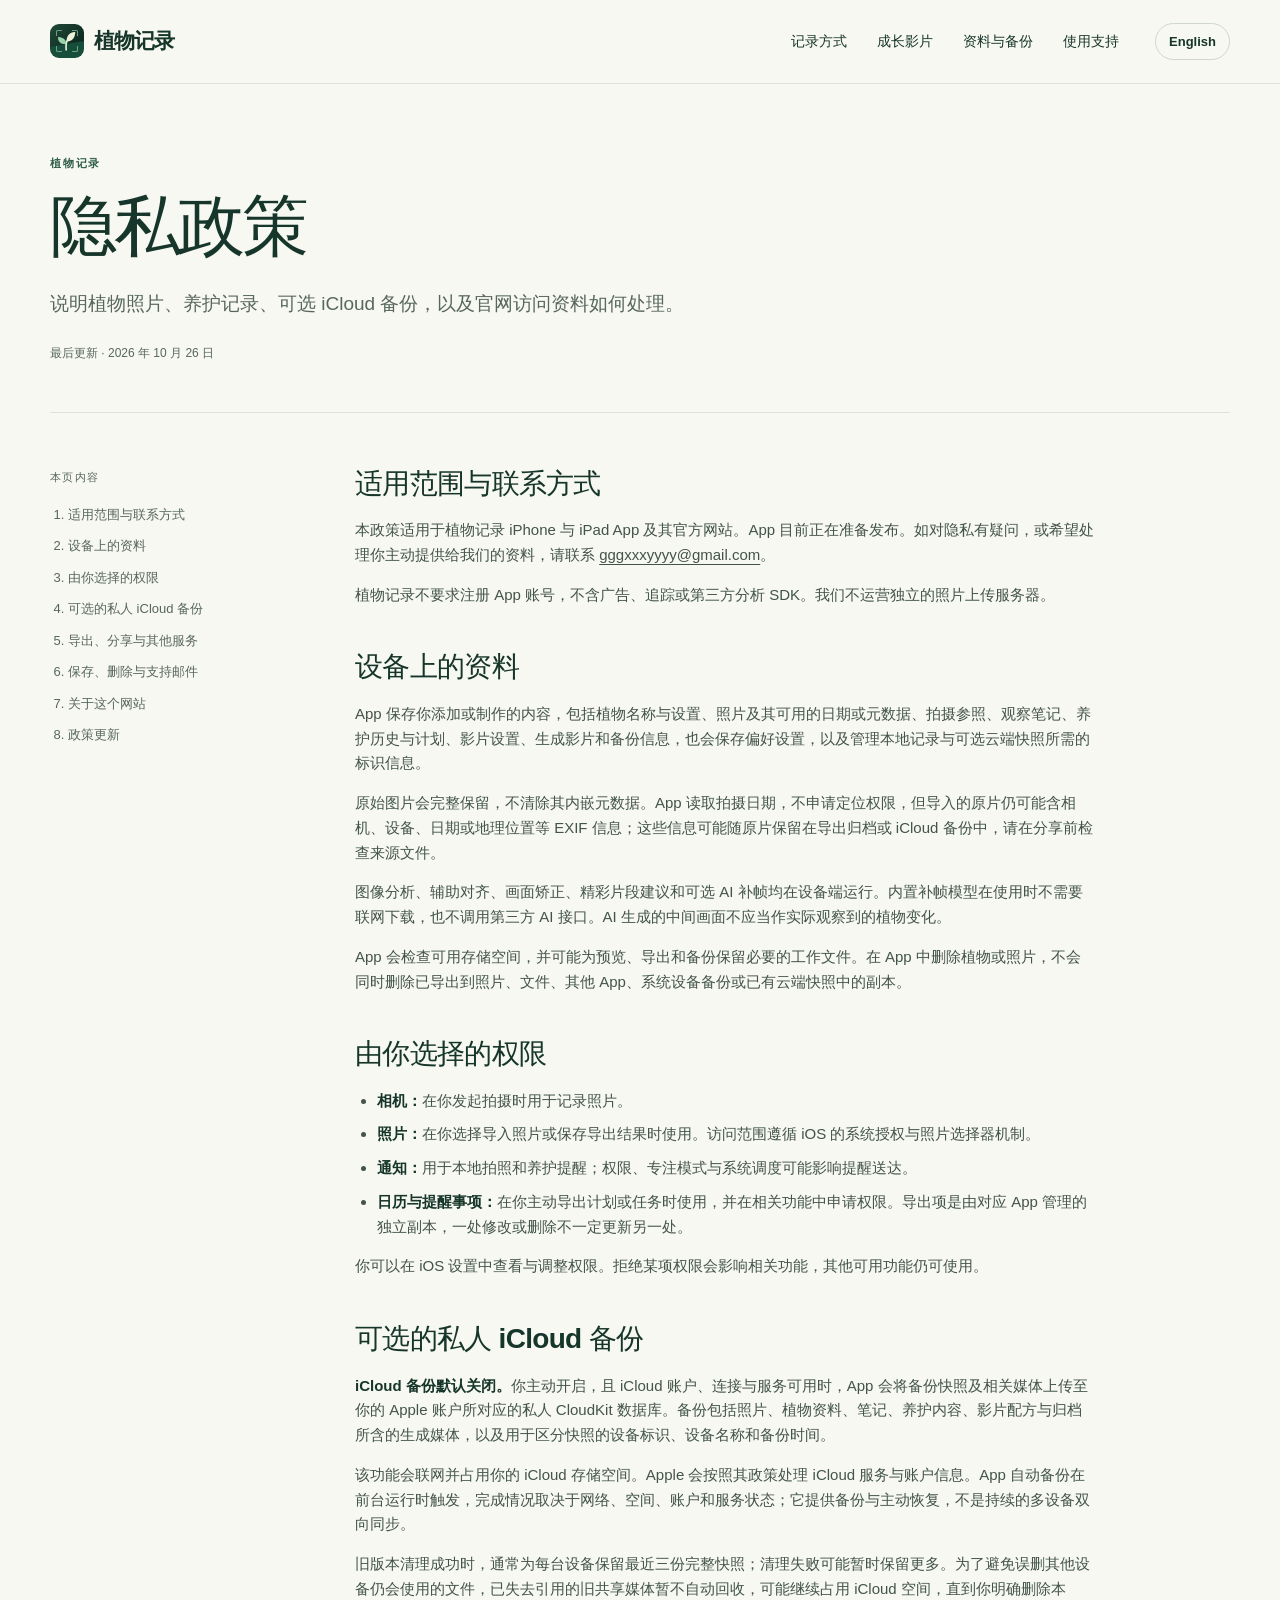
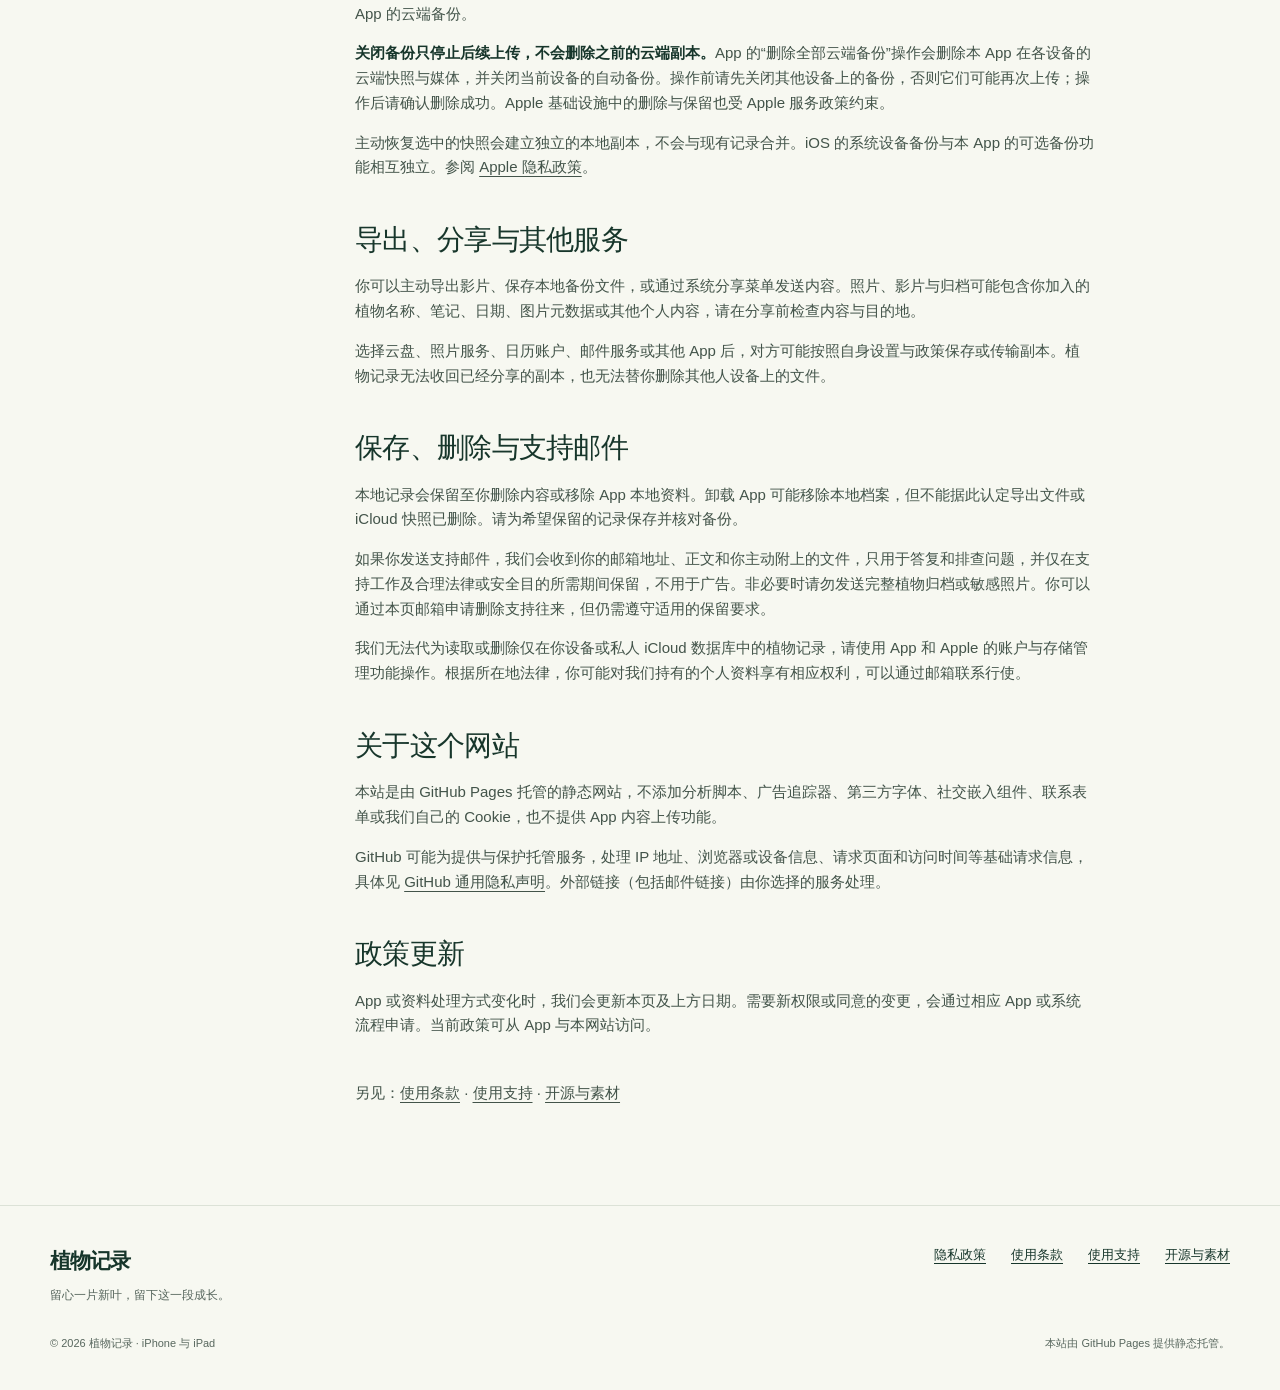
<file: zh/privacy/index.html>
<!doctype html>
<html lang="zh-Hans">
<head>
<meta charset="utf-8"><meta name="viewport" content="width=device-width, initial-scale=1">
<title>隐私政策 — 植物记录</title><meta name="description" content="说明植物照片、养护记录、可选 iCloud 备份，以及官网访问资料如何处理。">
<meta name="theme-color" content="#f7f8f1"><meta name="color-scheme" content="light">
<link rel="canonical" href="https://guogxy.github.io/plant-journal/zh/privacy/">
<link rel="alternate" hreflang="en" href="https://guogxy.github.io/plant-journal/en/privacy/">
<link rel="alternate" hreflang="zh-Hans" href="https://guogxy.github.io/plant-journal/zh/privacy/">
<link rel="alternate" hreflang="x-default" href="https://guogxy.github.io/plant-journal/">
<meta property="og:type" content="website"><meta property="og:title" content="隐私政策 — 植物记录">
<meta property="og:description" content="说明植物照片、养护记录、可选 iCloud 备份，以及官网访问资料如何处理。"><meta property="og:url" content="https://guogxy.github.io/plant-journal/zh/privacy/">
<meta property="og:locale" content="zh_CN">
<meta property="og:site_name" content="植物记录">
<meta name="twitter:card" content="summary"><link rel="stylesheet" href="../../assets/site.css">
<link rel="icon" type="image/png" href="../../assets/app-icon.png">
<link rel="apple-touch-icon" href="../../assets/app-icon.png">
</head>
<body><a class="skip-link" href="#main">跳转到正文</a>
<header class="site-header"><div class="wrap nav-inner">
<a class="wordmark" href="../../zh/" aria-label="植物记录"><img class="brand-icon" src="../../assets/app-icon.png" width="34" height="34" alt="">植物记录</a>
<nav class="nav-links" aria-label="主导航"><a href="../../zh/#workflow">记录方式</a><a href="../../zh/#editing">成长影片</a><a href="../../zh/#data">资料与备份</a><a href="../../zh/support/">使用支持</a></nav>
<a class="language" href="../../en/privacy/" hreflang="en" lang="en" aria-label="Switch to English">English</a>
</div></header>
<main id="main"><div class="wrap">
<header class="document-header"><p class="eyebrow">植物记录</p><h1>隐私政策</h1><p>说明植物照片、养护记录、可选 iCloud 备份，以及官网访问资料如何处理。</p><p class="date">最后更新 · 2026 年 10 月 26 日</p></header>
<div class="document-grid"><nav class="toc" aria-label="本页内容"><p>本页内容</p><ol><li><a href="#scope">适用范围与联系方式</a></li><li><a href="#device">设备上的资料</a></li><li><a href="#permissions">由你选择的权限</a></li><li><a href="#icloud">可选的私人 iCloud 备份</a></li><li><a href="#sharing">导出、分享与其他服务</a></li><li><a href="#retention">保存、删除与支持邮件</a></li><li><a href="#website">关于这个网站</a></li><li><a href="#changes">政策更新</a></li></ol></nav><div class="prose"><section id="scope"><h2>适用范围与联系方式</h2><p>本政策适用于植物记录 iPhone 与 iPad App 及其官方网站。App 目前正在准备发布。如对隐私有疑问，或希望处理你主动提供给我们的资料，请联系 <a href="mailto:gggxxxyyyy@gmail.com">gggxxxyyyy@gmail.com</a>。</p><p>植物记录不要求注册 App 账号，不含广告、追踪或第三方分析 SDK。我们不运营独立的照片上传服务器。</p></section><section id="device"><h2>设备上的资料</h2><p>App 保存你添加或制作的内容，包括植物名称与设置、照片及其可用的日期或元数据、拍摄参照、观察笔记、养护历史与计划、影片设置、生成影片和备份信息，也会保存偏好设置，以及管理本地记录与可选云端快照所需的标识信息。</p><p>原始图片会完整保留，不清除其内嵌元数据。App 读取拍摄日期，不申请定位权限，但导入的原片仍可能含相机、设备、日期或地理位置等 EXIF 信息；这些信息可能随原片保留在导出归档或 iCloud 备份中，请在分享前检查来源文件。</p><p>图像分析、辅助对齐、画面矫正、精彩片段建议和可选 AI 补帧均在设备端运行。内置补帧模型在使用时不需要联网下载，也不调用第三方 AI 接口。AI 生成的中间画面不应当作实际观察到的植物变化。</p><p>App 会检查可用存储空间，并可能为预览、导出和备份保留必要的工作文件。在 App 中删除植物或照片，不会同时删除已导出到照片、文件、其他 App、系统设备备份或已有云端快照中的副本。</p></section><section id="permissions"><h2>由你选择的权限</h2><ul><li><strong>相机：</strong>在你发起拍摄时用于记录照片。</li><li><strong>照片：</strong>在你选择导入照片或保存导出结果时使用。访问范围遵循 iOS 的系统授权与照片选择器机制。</li><li><strong>通知：</strong>用于本地拍照和养护提醒；权限、专注模式与系统调度可能影响提醒送达。</li><li><strong>日历与提醒事项：</strong>在你主动导出计划或任务时使用，并在相关功能中申请权限。导出项是由对应 App 管理的独立副本，一处修改或删除不一定更新另一处。</li></ul><p>你可以在 iOS 设置中查看与调整权限。拒绝某项权限会影响相关功能，其他可用功能仍可使用。</p></section><section id="icloud"><h2>可选的私人 iCloud 备份</h2><p><strong>iCloud 备份默认关闭。</strong>你主动开启，且 iCloud 账户、连接与服务可用时，App 会将备份快照及相关媒体上传至你的 Apple 账户所对应的私人 CloudKit 数据库。备份包括照片、植物资料、笔记、养护内容、影片配方与归档所含的生成媒体，以及用于区分快照的设备标识、设备名称和备份时间。</p><p>该功能会联网并占用你的 iCloud 存储空间。Apple 会按照其政策处理 iCloud 服务与账户信息。App 自动备份在前台运行时触发，完成情况取决于网络、空间、账户和服务状态；它提供备份与主动恢复，不是持续的多设备双向同步。</p><p>旧版本清理成功时，通常为每台设备保留最近三份完整快照；清理失败可能暂时保留更多。为了避免误删其他设备仍会使用的文件，已失去引用的旧共享媒体暂不自动回收，可能继续占用 iCloud 空间，直到你明确删除本 App 的云端备份。</p><p><strong>关闭备份只停止后续上传，不会删除之前的云端副本。</strong>App 的“删除全部云端备份”操作会删除本 App 在各设备的云端快照与媒体，并关闭当前设备的自动备份。操作前请先关闭其他设备上的备份，否则它们可能再次上传；操作后请确认删除成功。Apple 基础设施中的删除与保留也受 Apple 服务政策约束。</p><p>主动恢复选中的快照会建立独立的本地副本，不会与现有记录合并。iOS 的系统设备备份与本 App 的可选备份功能相互独立。参阅 <a href="https://www.apple.com/legal/privacy/">Apple 隐私政策</a>。</p></section><section id="sharing"><h2>导出、分享与其他服务</h2><p>你可以主动导出影片、保存本地备份文件，或通过系统分享菜单发送内容。照片、影片与归档可能包含你加入的植物名称、笔记、日期、图片元数据或其他个人内容，请在分享前检查内容与目的地。</p><p>选择云盘、照片服务、日历账户、邮件服务或其他 App 后，对方可能按照自身设置与政策保存或传输副本。植物记录无法收回已经分享的副本，也无法替你删除其他人设备上的文件。</p></section><section id="retention"><h2>保存、删除与支持邮件</h2><p>本地记录会保留至你删除内容或移除 App 本地资料。卸载 App 可能移除本地档案，但不能据此认定导出文件或 iCloud 快照已删除。请为希望保留的记录保存并核对备份。</p><p>如果你发送支持邮件，我们会收到你的邮箱地址、正文和你主动附上的文件，只用于答复和排查问题，并仅在支持工作及合理法律或安全目的所需期间保留，不用于广告。非必要时请勿发送完整植物归档或敏感照片。你可以通过本页邮箱申请删除支持往来，但仍需遵守适用的保留要求。</p><p>我们无法代为读取或删除仅在你设备或私人 iCloud 数据库中的植物记录，请使用 App 和 Apple 的账户与存储管理功能操作。根据所在地法律，你可能对我们持有的个人资料享有相应权利，可以通过邮箱联系行使。</p></section><section id="website"><h2>关于这个网站</h2><p>本站是由 GitHub Pages 托管的静态网站，不添加分析脚本、广告追踪器、第三方字体、社交嵌入组件、联系表单或我们自己的 Cookie，也不提供 App 内容上传功能。</p><p>GitHub 可能为提供与保护托管服务，处理 IP 地址、浏览器或设备信息、请求页面和访问时间等基础请求信息，具体见 <a href="https://docs.github.com/en/site-policy/privacy-policies/github-general-privacy-statement">GitHub 通用隐私声明</a>。外部链接（包括邮件链接）由你选择的服务处理。</p></section><section id="changes"><h2>政策更新</h2><p>App 或资料处理方式变化时，我们会更新本页及上方日期。需要新权限或同意的变更，会通过相应 App 或系统流程申请。当前政策可从 App 与本网站访问。</p></section><p class="visual-caption">另见：<a href="../../zh/terms/">使用条款</a> · <a href="../../zh/support/">使用支持</a> · <a href="../../zh/licenses/">开源与素材</a></p></div></div>
</div></main>
<footer class="site-footer"><div class="wrap">
<div class="footer-top"><div><a class="wordmark" href="../../zh/">植物记录</a><p style="font-size:12px;color:var(--muted);margin-top:8px">留心一片新叶，留下这一段成长。</p></div><nav class="footer-links" aria-label="网站信息"><a href="../../zh/privacy/" aria-current="page">隐私政策</a><a href="../../zh/terms/">使用条款</a><a href="../../zh/support/">使用支持</a><a href="../../zh/licenses/">开源与素材</a></nav></div>
<div class="footer-bottom"><p>© 2026 植物记录 · iPhone 与 iPad</p><p>本站由 GitHub Pages 提供静态托管。</p></div>
</div></footer>
</body></html>
</file>
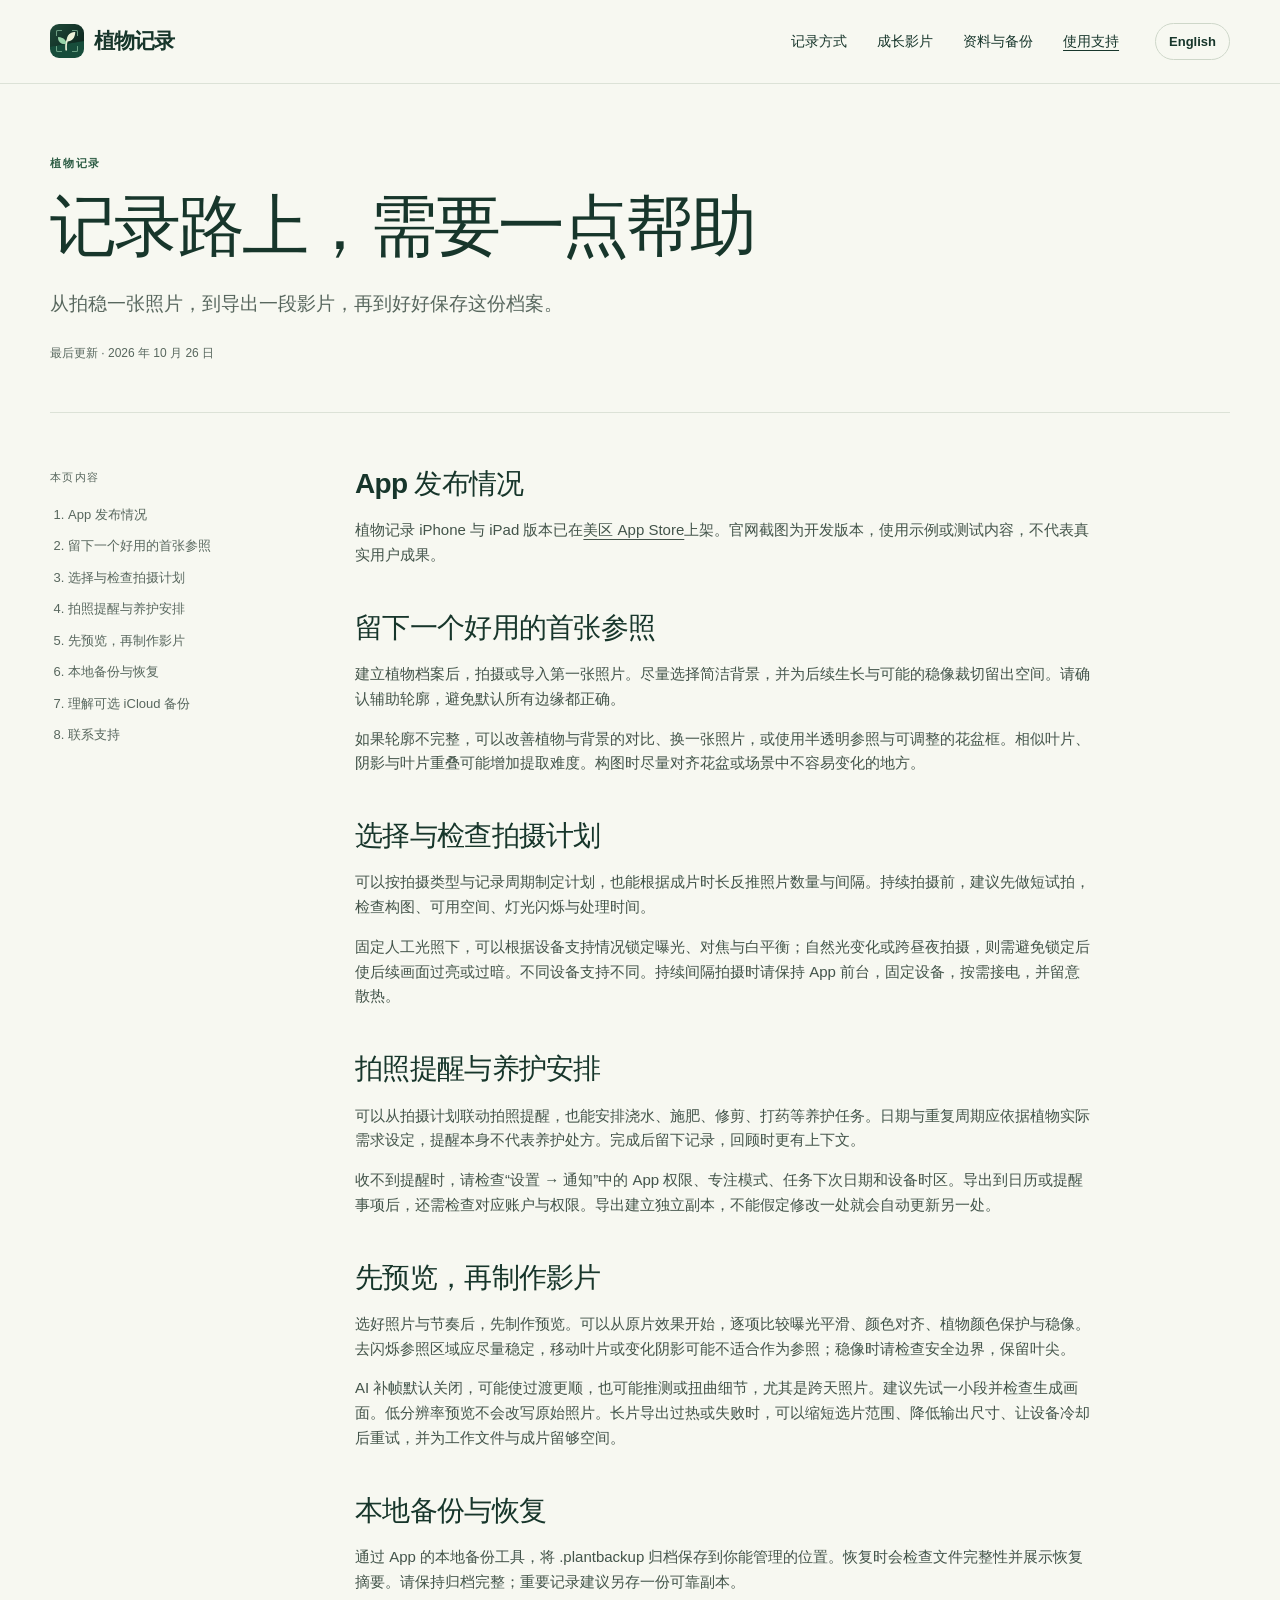
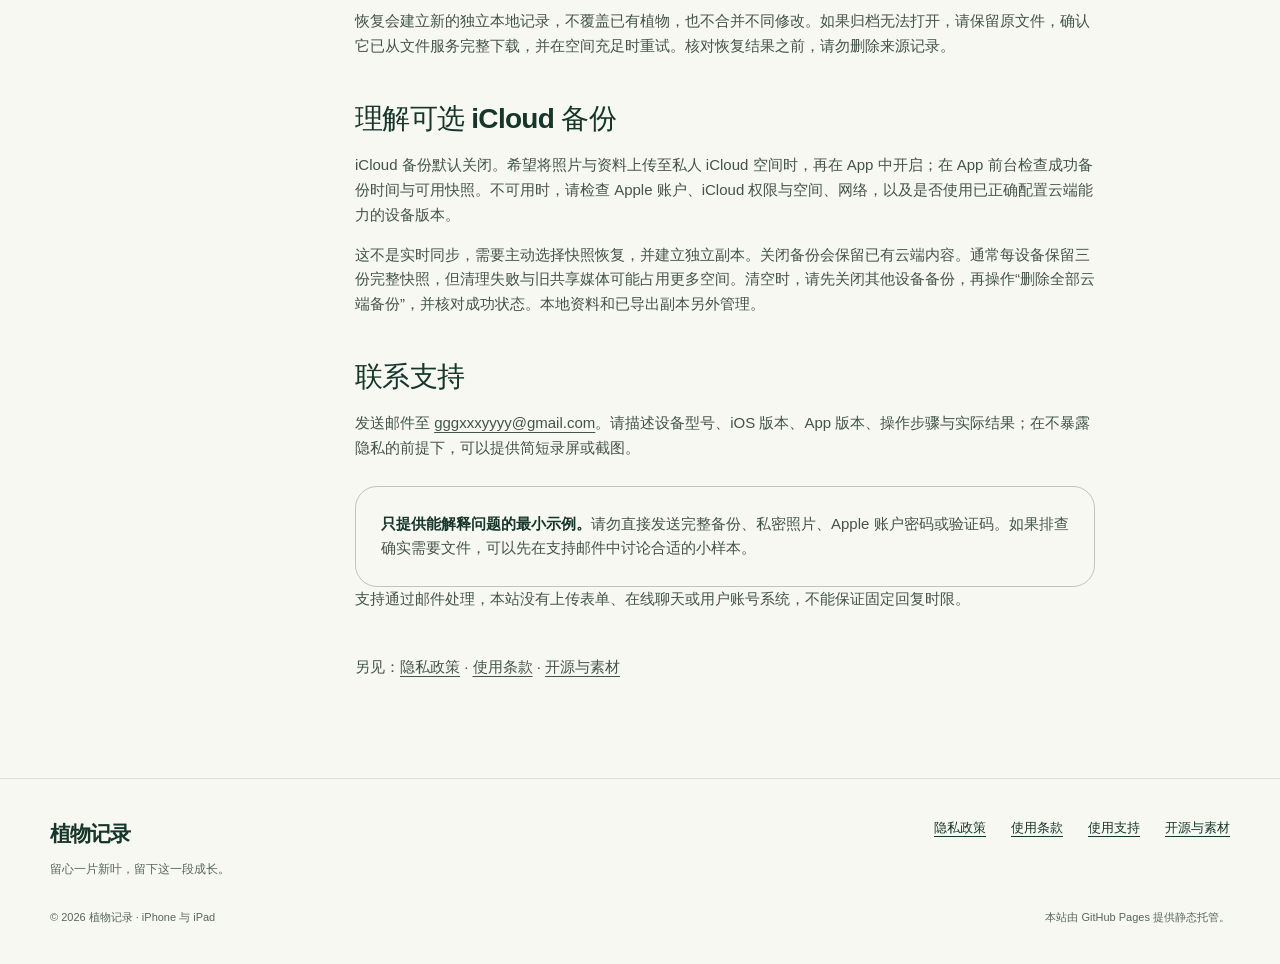
<file: zh/support/index.html>
<!doctype html>
<html lang="zh-Hans">
<head>
<meta charset="utf-8"><meta name="viewport" content="width=device-width, initial-scale=1">
<title>记录路上，需要一点帮助 — 植物记录</title><meta name="description" content="从拍稳一张照片，到导出一段影片，再到好好保存这份档案。">
<meta name="theme-color" content="#f7f8f1"><meta name="color-scheme" content="light">
<link rel="canonical" href="https://guogxy.github.io/plant-journal/zh/support/">
<link rel="alternate" hreflang="en" href="https://guogxy.github.io/plant-journal/en/support/">
<link rel="alternate" hreflang="zh-Hans" href="https://guogxy.github.io/plant-journal/zh/support/">
<link rel="alternate" hreflang="x-default" href="https://guogxy.github.io/plant-journal/">
<meta property="og:type" content="website"><meta property="og:title" content="记录路上，需要一点帮助 — 植物记录">
<meta property="og:description" content="从拍稳一张照片，到导出一段影片，再到好好保存这份档案。"><meta property="og:url" content="https://guogxy.github.io/plant-journal/zh/support/">
<meta property="og:locale" content="zh_CN">
<meta property="og:site_name" content="植物记录">
<meta name="twitter:card" content="summary"><link rel="stylesheet" href="../../assets/site.css">
<link rel="icon" type="image/png" href="../../assets/app-icon.png">
<link rel="apple-touch-icon" href="../../assets/app-icon.png">
</head>
<body><a class="skip-link" href="#main">跳转到正文</a>
<header class="site-header"><div class="wrap nav-inner">
<a class="wordmark" href="../../zh/" aria-label="植物记录"><img class="brand-icon" src="../../assets/app-icon.png" width="34" height="34" alt="">植物记录</a>
<nav class="nav-links" aria-label="主导航"><a href="../../zh/#workflow">记录方式</a><a href="../../zh/#editing">成长影片</a><a href="../../zh/#data">资料与备份</a><a href="../../zh/support/" aria-current="page">使用支持</a></nav>
<a class="language" href="../../en/support/" hreflang="en" lang="en" aria-label="Switch to English">English</a>
</div></header>
<main id="main"><div class="wrap">
<header class="document-header"><p class="eyebrow">植物记录</p><h1>记录路上，需要一点帮助</h1><p>从拍稳一张照片，到导出一段影片，再到好好保存这份档案。</p><p class="date">最后更新 · 2026 年 10 月 26 日</p></header>
<div class="document-grid"><nav class="toc" aria-label="本页内容"><p>本页内容</p><ol><li><a href="#availability">App 发布情况</a></li><li><a href="#first-photo">留下一个好用的首张参照</a></li><li><a href="#plan">选择与检查拍摄计划</a></li><li><a href="#reminders">拍照提醒与养护安排</a></li><li><a href="#movie">先预览，再制作影片</a></li><li><a href="#local-backup">本地备份与恢复</a></li><li><a href="#icloud">理解可选 iCloud 备份</a></li><li><a href="#contact">联系支持</a></li></ol></nav><div class="prose"><section id="availability"><h2>App 发布情况</h2><p>植物记录 iPhone 与 iPad 版本已在<a href="https://apps.apple.com/us/app/plant-journal-growth-camera/id6827551558">美区 App Store</a>上架。官网截图为开发版本，使用示例或测试内容，不代表真实用户成果。</p></section><section id="first-photo"><h2>留下一个好用的首张参照</h2><p>建立植物档案后，拍摄或导入第一张照片。尽量选择简洁背景，并为后续生长与可能的稳像裁切留出空间。请确认辅助轮廓，避免默认所有边缘都正确。</p><p>如果轮廓不完整，可以改善植物与背景的对比、换一张照片，或使用半透明参照与可调整的花盆框。相似叶片、阴影与叶片重叠可能增加提取难度。构图时尽量对齐花盆或场景中不容易变化的地方。</p></section><section id="plan"><h2>选择与检查拍摄计划</h2><p>可以按拍摄类型与记录周期制定计划，也能根据成片时长反推照片数量与间隔。持续拍摄前，建议先做短试拍，检查构图、可用空间、灯光闪烁与处理时间。</p><p>固定人工光照下，可以根据设备支持情况锁定曝光、对焦与白平衡；自然光变化或跨昼夜拍摄，则需避免锁定后使后续画面过亮或过暗。不同设备支持不同。持续间隔拍摄时请保持 App 前台，固定设备，按需接电，并留意散热。</p></section><section id="reminders"><h2>拍照提醒与养护安排</h2><p>可以从拍摄计划联动拍照提醒，也能安排浇水、施肥、修剪、打药等养护任务。日期与重复周期应依据植物实际需求设定，提醒本身不代表养护处方。完成后留下记录，回顾时更有上下文。</p><p>收不到提醒时，请检查“设置 → 通知”中的 App 权限、专注模式、任务下次日期和设备时区。导出到日历或提醒事项后，还需检查对应账户与权限。导出建立独立副本，不能假定修改一处就会自动更新另一处。</p></section><section id="movie"><h2>先预览，再制作影片</h2><p>选好照片与节奏后，先制作预览。可以从原片效果开始，逐项比较曝光平滑、颜色对齐、植物颜色保护与稳像。去闪烁参照区域应尽量稳定，移动叶片或变化阴影可能不适合作为参照；稳像时请检查安全边界，保留叶尖。</p><p>AI 补帧默认关闭，可能使过渡更顺，也可能推测或扭曲细节，尤其是跨天照片。建议先试一小段并检查生成画面。低分辨率预览不会改写原始照片。长片导出过热或失败时，可以缩短选片范围、降低输出尺寸、让设备冷却后重试，并为工作文件与成片留够空间。</p></section><section id="local-backup"><h2>本地备份与恢复</h2><p>通过 App 的本地备份工具，将 .plantbackup 归档保存到你能管理的位置。恢复时会检查文件完整性并展示恢复摘要。请保持归档完整；重要记录建议另存一份可靠副本。</p><p>恢复会建立新的独立本地记录，不覆盖已有植物，也不合并不同修改。如果归档无法打开，请保留原文件，确认它已从文件服务完整下载，并在空间充足时重试。核对恢复结果之前，请勿删除来源记录。</p></section><section id="icloud"><h2>理解可选 iCloud 备份</h2><p>iCloud 备份默认关闭。希望将照片与资料上传至私人 iCloud 空间时，再在 App 中开启；在 App 前台检查成功备份时间与可用快照。不可用时，请检查 Apple 账户、iCloud 权限与空间、网络，以及是否使用已正确配置云端能力的设备版本。</p><p>这不是实时同步，需要主动选择快照恢复，并建立独立副本。关闭备份会保留已有云端内容。通常每设备保留三份完整快照，但清理失败与旧共享媒体可能占用更多空间。清空时，请先关闭其他设备备份，再操作“删除全部云端备份”，并核对成功状态。本地资料和已导出副本另外管理。</p></section><section id="contact"><h2>联系支持</h2><p>发送邮件至 <a href="mailto:gggxxxyyyy@gmail.com">gggxxxyyyy@gmail.com</a>。请描述设备型号、iOS 版本、App 版本、操作步骤与实际结果；在不暴露隐私的前提下，可以提供简短录屏或截图。</p><div class="contact-box"><p><strong>只提供能解释问题的最小示例。</strong>请勿直接发送完整备份、私密照片、Apple 账户密码或验证码。如果排查确实需要文件，可以先在支持邮件中讨论合适的小样本。</p></div><p>支持通过邮件处理，本站没有上传表单、在线聊天或用户账号系统，不能保证固定回复时限。</p></section><p class="visual-caption">另见：<a href="../../zh/privacy/">隐私政策</a> · <a href="../../zh/terms/">使用条款</a> · <a href="../../zh/licenses/">开源与素材</a></p></div></div>
</div></main>
<footer class="site-footer"><div class="wrap">
<div class="footer-top"><div><a class="wordmark" href="../../zh/">植物记录</a><p style="font-size:12px;color:var(--muted);margin-top:8px">留心一片新叶，留下这一段成长。</p></div><nav class="footer-links" aria-label="网站信息"><a href="../../zh/privacy/">隐私政策</a><a href="../../zh/terms/">使用条款</a><a href="../../zh/support/" aria-current="page">使用支持</a><a href="../../zh/licenses/">开源与素材</a></nav></div>
<div class="footer-bottom"><p>© 2026 植物记录 · iPhone 与 iPad</p><p>本站由 GitHub Pages 提供静态托管。</p></div>
</div></footer>
</body></html>
</file>
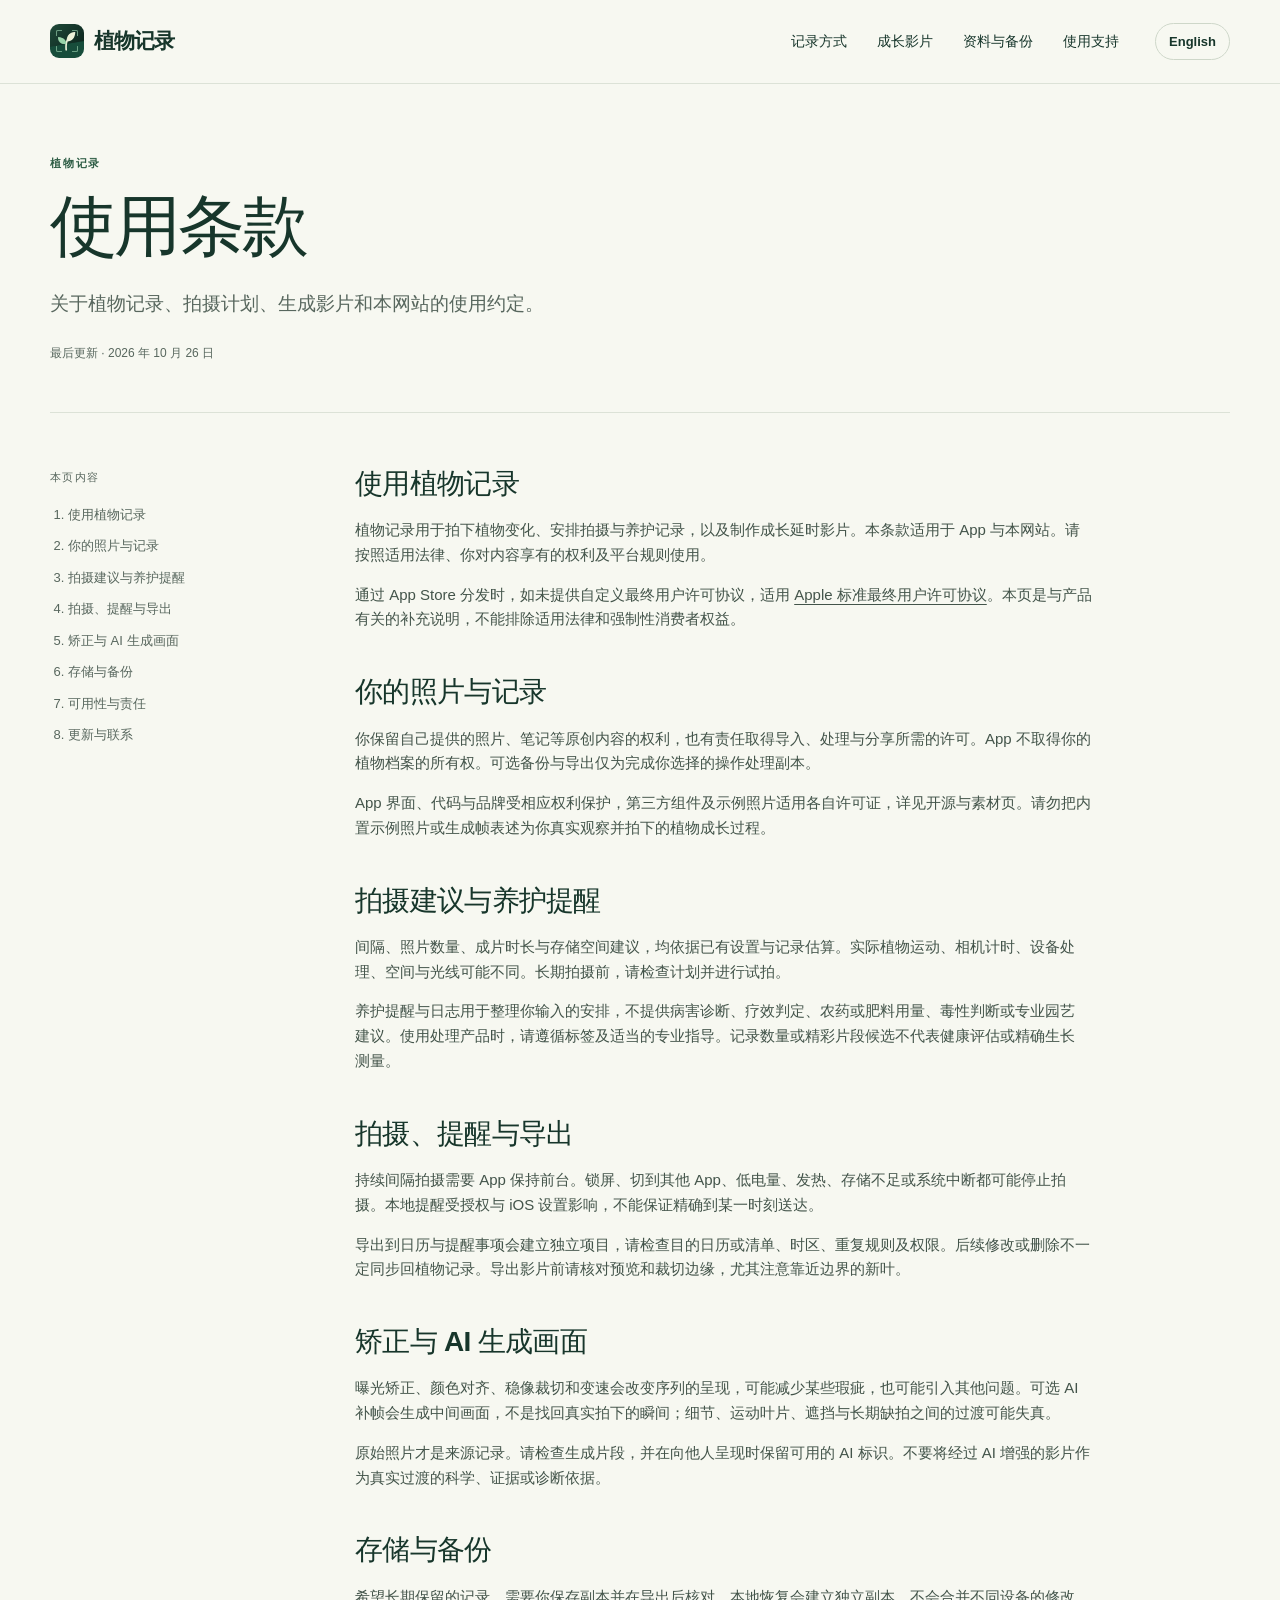
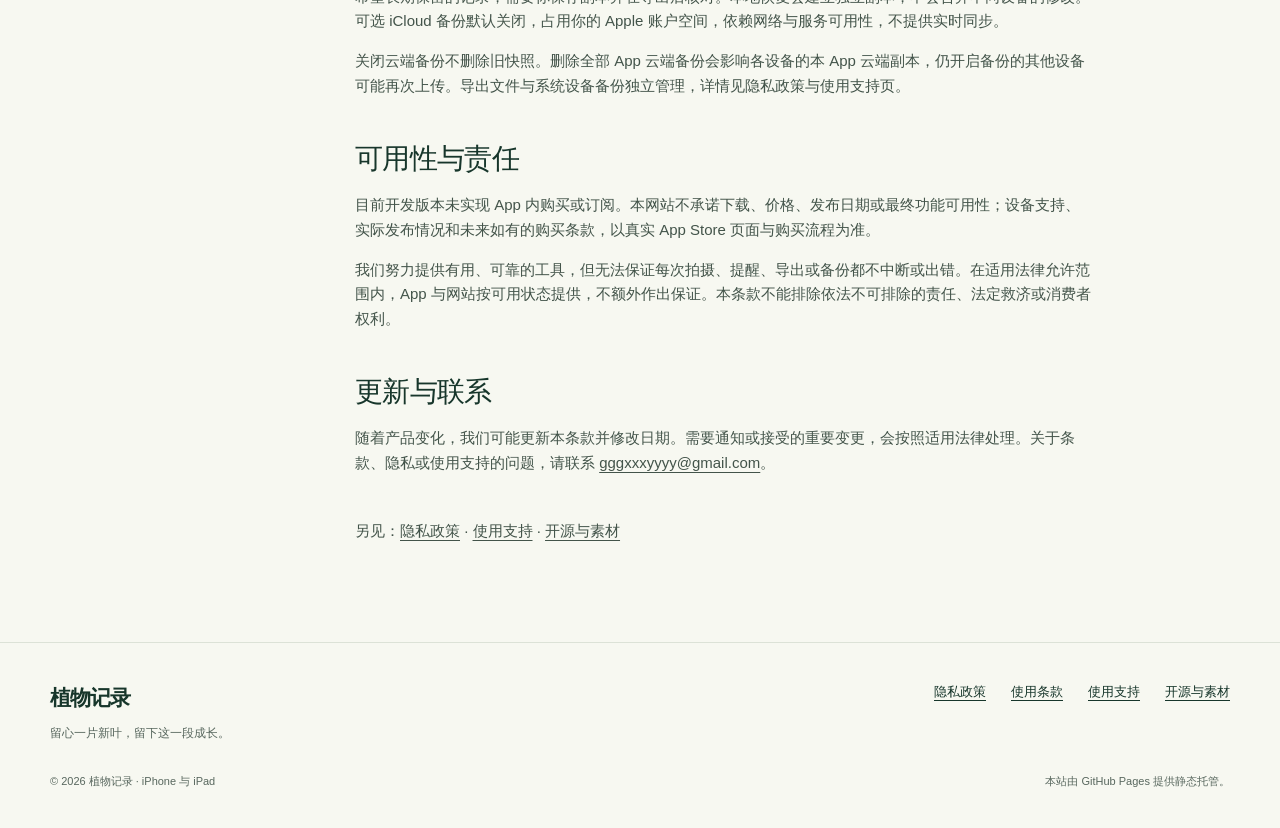
<file: zh/terms/index.html>
<!doctype html>
<html lang="zh-Hans">
<head>
<meta charset="utf-8"><meta name="viewport" content="width=device-width, initial-scale=1">
<title>使用条款 — 植物记录</title><meta name="description" content="关于植物记录、拍摄计划、生成影片和本网站的使用约定。">
<meta name="theme-color" content="#f7f8f1"><meta name="color-scheme" content="light">
<link rel="canonical" href="https://guogxy.github.io/plant-journal/zh/terms/">
<link rel="alternate" hreflang="en" href="https://guogxy.github.io/plant-journal/en/terms/">
<link rel="alternate" hreflang="zh-Hans" href="https://guogxy.github.io/plant-journal/zh/terms/">
<link rel="alternate" hreflang="x-default" href="https://guogxy.github.io/plant-journal/">
<meta property="og:type" content="website"><meta property="og:title" content="使用条款 — 植物记录">
<meta property="og:description" content="关于植物记录、拍摄计划、生成影片和本网站的使用约定。"><meta property="og:url" content="https://guogxy.github.io/plant-journal/zh/terms/">
<meta property="og:locale" content="zh_CN">
<meta property="og:site_name" content="植物记录">
<meta name="twitter:card" content="summary"><link rel="stylesheet" href="../../assets/site.css">
<link rel="icon" type="image/png" href="../../assets/app-icon.png">
<link rel="apple-touch-icon" href="../../assets/app-icon.png">
</head>
<body><a class="skip-link" href="#main">跳转到正文</a>
<header class="site-header"><div class="wrap nav-inner">
<a class="wordmark" href="../../zh/" aria-label="植物记录"><img class="brand-icon" src="../../assets/app-icon.png" width="34" height="34" alt="">植物记录</a>
<nav class="nav-links" aria-label="主导航"><a href="../../zh/#workflow">记录方式</a><a href="../../zh/#editing">成长影片</a><a href="../../zh/#data">资料与备份</a><a href="../../zh/support/">使用支持</a></nav>
<a class="language" href="../../en/terms/" hreflang="en" lang="en" aria-label="Switch to English">English</a>
</div></header>
<main id="main"><div class="wrap">
<header class="document-header"><p class="eyebrow">植物记录</p><h1>使用条款</h1><p>关于植物记录、拍摄计划、生成影片和本网站的使用约定。</p><p class="date">最后更新 · 2026 年 10 月 26 日</p></header>
<div class="document-grid"><nav class="toc" aria-label="本页内容"><p>本页内容</p><ol><li><a href="#scope">使用植物记录</a></li><li><a href="#content">你的照片与记录</a></li><li><a href="#guidance">拍摄建议与养护提醒</a></li><li><a href="#capture">拍摄、提醒与导出</a></li><li><a href="#ai">矫正与 AI 生成画面</a></li><li><a href="#backup">存储与备份</a></li><li><a href="#availability">可用性与责任</a></li><li><a href="#contact">更新与联系</a></li></ol></nav><div class="prose"><section id="scope"><h2>使用植物记录</h2><p>植物记录用于拍下植物变化、安排拍摄与养护记录，以及制作成长延时影片。本条款适用于 App 与本网站。请按照适用法律、你对内容享有的权利及平台规则使用。</p><p>通过 App Store 分发时，如未提供自定义最终用户许可协议，适用 <a href="https://www.apple.com/legal/internet-services/itunes/dev/stdeula/">Apple 标准最终用户许可协议</a>。本页是与产品有关的补充说明，不能排除适用法律和强制性消费者权益。</p></section><section id="content"><h2>你的照片与记录</h2><p>你保留自己提供的照片、笔记等原创内容的权利，也有责任取得导入、处理与分享所需的许可。App 不取得你的植物档案的所有权。可选备份与导出仅为完成你选择的操作处理副本。</p><p>App 界面、代码与品牌受相应权利保护，第三方组件及示例照片适用各自许可证，详见开源与素材页。请勿把内置示例照片或生成帧表述为你真实观察并拍下的植物成长过程。</p></section><section id="guidance"><h2>拍摄建议与养护提醒</h2><p>间隔、照片数量、成片时长与存储空间建议，均依据已有设置与记录估算。实际植物运动、相机计时、设备处理、空间与光线可能不同。长期拍摄前，请检查计划并进行试拍。</p><p>养护提醒与日志用于整理你输入的安排，不提供病害诊断、疗效判定、农药或肥料用量、毒性判断或专业园艺建议。使用处理产品时，请遵循标签及适当的专业指导。记录数量或精彩片段候选不代表健康评估或精确生长测量。</p></section><section id="capture"><h2>拍摄、提醒与导出</h2><p>持续间隔拍摄需要 App 保持前台。锁屏、切到其他 App、低电量、发热、存储不足或系统中断都可能停止拍摄。本地提醒受授权与 iOS 设置影响，不能保证精确到某一时刻送达。</p><p>导出到日历与提醒事项会建立独立项目，请检查目的日历或清单、时区、重复规则及权限。后续修改或删除不一定同步回植物记录。导出影片前请核对预览和裁切边缘，尤其注意靠近边界的新叶。</p></section><section id="ai"><h2>矫正与 AI 生成画面</h2><p>曝光矫正、颜色对齐、稳像裁切和变速会改变序列的呈现，可能减少某些瑕疵，也可能引入其他问题。可选 AI 补帧会生成中间画面，不是找回真实拍下的瞬间；细节、运动叶片、遮挡与长期缺拍之间的过渡可能失真。</p><p>原始照片才是来源记录。请检查生成片段，并在向他人呈现时保留可用的 AI 标识。不要将经过 AI 增强的影片作为真实过渡的科学、证据或诊断依据。</p></section><section id="backup"><h2>存储与备份</h2><p>希望长期保留的记录，需要你保存副本并在导出后核对。本地恢复会建立独立副本，不会合并不同设备的修改。可选 iCloud 备份默认关闭，占用你的 Apple 账户空间，依赖网络与服务可用性，不提供实时同步。</p><p>关闭云端备份不删除旧快照。删除全部 App 云端备份会影响各设备的本 App 云端副本，仍开启备份的其他设备可能再次上传。导出文件与系统设备备份独立管理，详情见隐私政策与使用支持页。</p></section><section id="availability"><h2>可用性与责任</h2><p>目前开发版本未实现 App 内购买或订阅。本网站不承诺下载、价格、发布日期或最终功能可用性；设备支持、实际发布情况和未来如有的购买条款，以真实 App Store 页面与购买流程为准。</p><p>我们努力提供有用、可靠的工具，但无法保证每次拍摄、提醒、导出或备份都不中断或出错。在适用法律允许范围内，App 与网站按可用状态提供，不额外作出保证。本条款不能排除依法不可排除的责任、法定救济或消费者权利。</p></section><section id="contact"><h2>更新与联系</h2><p>随着产品变化，我们可能更新本条款并修改日期。需要通知或接受的重要变更，会按照适用法律处理。关于条款、隐私或使用支持的问题，请联系 <a href="mailto:gggxxxyyyy@gmail.com">gggxxxyyyy@gmail.com</a>。</p></section><p class="visual-caption">另见：<a href="../../zh/privacy/">隐私政策</a> · <a href="../../zh/support/">使用支持</a> · <a href="../../zh/licenses/">开源与素材</a></p></div></div>
</div></main>
<footer class="site-footer"><div class="wrap">
<div class="footer-top"><div><a class="wordmark" href="../../zh/">植物记录</a><p style="font-size:12px;color:var(--muted);margin-top:8px">留心一片新叶，留下这一段成长。</p></div><nav class="footer-links" aria-label="网站信息"><a href="../../zh/privacy/">隐私政策</a><a href="../../zh/terms/" aria-current="page">使用条款</a><a href="../../zh/support/">使用支持</a><a href="../../zh/licenses/">开源与素材</a></nav></div>
<div class="footer-bottom"><p>© 2026 植物记录 · iPhone 与 iPad</p><p>本站由 GitHub Pages 提供静态托管。</p></div>
</div></footer>
</body></html>
</file>
<file: assets/site.css>
@layer reset, base, layout, components;
@layer reset {
  *, *::before, *::after { box-sizing: border-box; }
  body, h1, h2, h3, p, figure, ul, ol { margin: 0; }
  img { display: block; max-width: 100%; }
  button, input { font: inherit; }
}
@layer base {
  :root { color-scheme: light; --paper: #f7f8f1; --white: #fff; --ink: #17362b; --muted: #58675e; --green: #2f5e46; --line: #dce2d7; --lime: #e4eccd; --dark: #16382b; --radius: 28px; }
  html { scroll-behavior: smooth; scroll-padding-top: 105px; }
  body { background: var(--paper); color: var(--ink); font: 17px/1.65 -apple-system, BlinkMacSystemFont, "Segoe UI", sans-serif; -webkit-font-smoothing: antialiased; }
  :lang(zh-Hans) { font-family: -apple-system, BlinkMacSystemFont, "PingFang SC", "Microsoft YaHei", sans-serif; }
  a { color: inherit; text-decoration-thickness: 1px; text-underline-offset: 4px; }
  a:hover { text-decoration-thickness: 2px; }
  :focus-visible { outline: 3px solid #947c2b; outline-offset: 5px; border-radius: 4px; }
  ::selection { background: #dbe7bc; color: #153728; }
  h1, h2, h3 { font-weight: 570; line-height: 1.12; letter-spacing: -.045em; text-wrap: balance; }
  h1 { font-size: clamp(46px, 6.3vw, 85px); }
  h2 { font-size: clamp(34px, 4vw, 54px); }
  h3 { font-size: 23px; letter-spacing: -.025em; }
  p { text-wrap: pretty; }
  @media (prefers-reduced-motion: reduce) { html { scroll-behavior: auto; } *, *::before, *::after { transition: none !important; animation: none !important; } }
}
@layer layout {
  .wrap { width: min(1180px, calc(100% - 80px)); margin-inline: auto; }
  .site-header { position: sticky; top: 0; z-index: 10; border-bottom: 1px solid var(--line); background: rgba(247,248,241,.91); -webkit-backdrop-filter: blur(18px); backdrop-filter: blur(18px); }
  .nav-inner { min-height: 83px; display: flex; align-items: center; gap: 36px; }
  .wordmark { font-size: 21px; font-weight: 650; letter-spacing: -.04em; text-decoration: none; white-space: nowrap; display: inline-flex; align-items: center; gap: 10px; }
  .brand-icon { width: 34px; height: 34px; border-radius: 9px; }
  .nav-links { display: flex; align-items: center; gap: 30px; margin-left: auto; }
  .nav-links a { font-size: 14px; text-decoration: none; padding-block: 12px; }
  .nav-links a:hover, .nav-links [aria-current] { text-decoration: underline; }
  .language { font-size: 13px; font-weight: 600; text-decoration: none; border: 1px solid #ced7c9; border-radius: 100px; padding: 7px 13px; white-space: nowrap; }
  .hero { display: grid; grid-template-columns: 1.03fr 1fr; align-items: center; gap: 72px; padding: 78px 0 65px; }
  .hero h1 { margin: 23px 0; max-width: 640px; }
  .hero-copy > p { max-width: 490px; font-size: 19px; color: var(--muted); }
  .actions { display: flex; gap: 12px; flex-wrap: wrap; margin: 30px 0 19px; }
  .hero-visual { position: relative; }
  .photo-stage { position: relative; border-radius: 32px; overflow: hidden; background: #e8ece5; aspect-ratio: .92; box-shadow: 0 25px 80px -55px #17362b; }
  .photo-stage > img { width: 100%; height: 100%; object-fit: cover; object-position: 51% 50%; }
  .viewfinder { position: absolute; inset: 20% 16% 14%; border: 1.5px dashed rgba(47,94,70,.8); border-radius: 15px; pointer-events: none; }
  .frame-label { position: absolute; bottom: 21px; left: 21px; right: 21px; border: 1px solid rgba(255,255,255,.8); background: rgba(247,248,241,.85); -webkit-backdrop-filter: blur(20px); backdrop-filter: blur(20px); border-radius: 18px; padding: 14px 18px; display: flex; align-items: center; justify-content: space-between; gap: 16px; }
  .frame-label span { display: block; font-size: 12px; color: var(--muted); }
  .frame-label strong { font-size: 14px; font-weight: 600; }
  .frame-label .crosshair { flex: 0 0 27px; width: 27px; height: 27px; border: 1px solid var(--green); border-radius: 50%; position: relative; }
  .crosshair::before, .crosshair::after { content: ""; position: absolute; background: var(--green); }
  .crosshair::before { width: 1px; height: 35px; left: 12px; top: -5px; }
  .crosshair::after { width: 35px; height: 1px; left: -5px; top: 12px; }
  .visual-caption { font-size: 11px; color: var(--muted); margin-top: 11px; line-height: 1.5; }
  .intro-band { border-top: 1px solid var(--line); border-bottom: 1px solid var(--line); display: grid; grid-template-columns: repeat(3,1fr); margin-bottom: 105px; }
  .intro-item { padding: 25px 25px 25px 0; }
  .intro-item + .intro-item { padding-left: 35px; border-left: 1px solid var(--line); }
  .intro-item b { font-weight: 550; font-size: 15px; display: block; }
  .intro-item span { font-size: 13px; color: var(--muted); }
  .section-heading { display: flex; align-items: end; justify-content: space-between; gap: 50px; margin-bottom: 45px; }
  .section-heading h2 { max-width: 680px; margin-top: 15px; }
  .section-heading > p { max-width: 300px; color: var(--muted); font-size: 15px; }
  .workflow { padding-bottom: 110px; }
  .workflow-grid { display: grid; grid-template-columns: 1fr 1fr 1fr; gap: 24px; }
  .step { border-top: 1px solid #aebfa6; padding-top: 20px; }
  .step .number { font-size: 12px; letter-spacing: .08em; color: var(--muted); display: block; margin-bottom: 42px; }
  .step h3 { margin-bottom: 16px; }
  .step p { font-size: 15px; color: var(--muted); }
  .dark-section { background: var(--dark); color: #f4f8eb; padding-block: 88px; }
  .dark-section .eyebrow { color: #c0d59f; }
  .detail-grid { display: grid; grid-template-columns: .95fr 1fr; align-items: center; gap: 100px; }
  .detail-copy h2 { margin: 18px 0 24px; }
  .detail-copy > p { color: #becfc0; font-size: 16px; }
  .feature-list { list-style: none; padding: 0; margin: 33px 0 0; }
  .feature-list li { border-top: 1px solid #3e5949; padding: 18px 0; }
  .feature-list b { font-weight: 550; font-size: 16px; display: block; }
  .feature-list span { color: #becfc0; font-size: 14px; display: block; margin-top: 4px; }
  .screenshot-figure { max-width: 322px; margin-inline: auto; }
  .phone-frame { border: 7px solid #0e251c; border-radius: 46px; overflow: hidden; box-shadow: 0 30px 80px -40px #000; background: var(--paper); }
  .phone-frame img { width: 100%; height: auto; }
  .screenshot-figure figcaption { color: #b4c7b9; font-size: 11px; margin-top: 17px; line-height: 1.5; }
  .editing { padding-block: 105px; }
  .edit-grid { display: grid; grid-template-columns: 1fr 1fr; gap: 24px; }
  .edit-card { padding: 35px; border-radius: var(--radius); background: #edf0e4; }
  .edit-card:nth-child(2) { background: #e6ecdf; }
  .edit-card .small-label { font-size: 11px; text-transform: uppercase; letter-spacing: .1em; color: var(--green); }
  .edit-card h3 { font-size: 30px; margin: 15px 0 18px; }
  .edit-card p { font-size: 15px; color: var(--muted); }
  .settings-list { list-style: none; padding: 0; margin-top: 28px; }
  .settings-list li { display: flex; justify-content: space-between; align-items: center; border-top: 1px solid #d2dbc9; gap: 16px; padding-block: 13px; font-size: 14px; }
  .control-tag { border: 1px solid #becbb3; border-radius: 100px; padding: 2px 10px; font-size: 10px; white-space: nowrap; color: var(--green); }
  .data-section { border-top: 1px solid var(--line); padding: 20px 0 100px; }
  .data-grid { display: grid; grid-template-columns: 1fr 1fr; gap: 100px; padding-top: 48px; }
  .data-grid h2 { margin: 16px 0 24px; }
  .data-grid p { color: var(--muted); }
  .data-notes { list-style: none; padding: 0; }
  .data-notes li { padding: 0 0 20px 0; margin-bottom: 20px; border-bottom: 1px solid var(--line); }
  .data-notes h3 { font-size: 19px; margin-bottom: 8px; }
  .data-notes p { font-size: 14px; }
  .closing { padding: 50px; border-radius: 32px; background: var(--lime); margin-bottom: 90px; display: flex; align-items: center; justify-content: space-between; gap: 40px; }
  .closing h2 { font-size: 36px; margin: 13px 0; }
  .closing p { color: var(--muted); font-size: 14px; }
  .site-footer { border-top: 1px solid var(--line); padding-block: 38px; }
  .footer-top { display: flex; justify-content: space-between; align-items: start; gap: 30px; }
  .footer-links { display: flex; flex-wrap: wrap; gap: 12px 25px; font-size: 13px; }
  .footer-bottom { display: flex; justify-content: space-between; gap: 30px; color: var(--muted); font-size: 11px; margin-top: 28px; }
  .document-header { padding: 70px 0 48px; border-bottom: 1px solid var(--line); }
  .document-header h1 { font-size: clamp(42px,5.2vw,68px); margin: 17px 0 24px; }
  .document-header p { max-width: 770px; color: var(--muted); font-size: 19px; }
  .document-header .date { font-size: 12px; margin-top: 25px; }
  .document-grid { display: grid; grid-template-columns: 230px minmax(0,740px); gap: 75px; padding-block: 55px 100px; }
  .toc { position: sticky; top: 112px; align-self: start; }
  .toc > p { font-size: 11px; text-transform: uppercase; letter-spacing: .12em; color: var(--muted); margin-bottom: 18px; }
  .toc ol { padding-left: 18px; color: var(--muted); font-size: 13px; }
  .toc li { padding-bottom: 10px; }
  .toc a { text-decoration: none; }
  .toc a:hover { text-decoration: underline; }
  .prose section { margin-bottom: 44px; }
  .prose h2 { font-size: 28px; margin-bottom: 19px; letter-spacing: -.025em; }
  .prose h3 { font-size: 19px; margin: 24px 0 13px; }
  .prose p, .prose li { font-size: 15px; color: #43544a; }
  .prose p + p, .prose p + ul, .prose p + ol, .prose ul + p, .prose ol + p { margin-top: 15px; }
  .prose ul, .prose ol { padding-left: 22px; }
  .prose li + li { margin-top: 9px; }
  .prose strong { color: var(--ink); font-weight: 600; }
  .prose .callout { padding: 22px 25px; background: #e9eedf; border-radius: 20px; margin: 25px 0; }
  .license-text { white-space: pre-wrap; overflow-wrap: anywhere; font: 12px/1.75 ui-monospace, SFMono-Regular, Menlo, monospace; border: 1px solid var(--line); padding: 25px; border-radius: 18px; color: #43544a; }
  .contact-box { border: 1px solid #bacab0; border-radius: 22px; padding: 25px; margin-top: 25px; }
  .contact-box a { overflow-wrap: anywhere; }
  .chooser { min-height: 72vh; display: flex; align-items: center; max-width: 800px; padding-block: 80px; }
  .chooser h1 { font-size: clamp(44px,6vw,75px); margin: 24px 0; }
  .chooser p { color: var(--muted); }
  @media (max-width: 1000px) {
    .hero { gap: 35px; }
    .detail-grid, .data-grid { gap: 55px; }
    .document-grid { grid-template-columns: 180px minmax(0,1fr); gap: 45px; }
    .nav-links { gap: 22px; }
  }
  @media (max-width: 760px) {
    .wrap { width: calc(100% - 40px); }
    .nav-inner { min-height: 72px; gap: 14px; flex-wrap: wrap; padding-block: 15px 10px; }
    .wordmark { font-size: 20px; }
    .language { margin-left: auto; order: 1; }
    .nav-links { order: 2; width: 100%; justify-content: space-between; margin: 0; gap: 12px; }
    .nav-links a { font-size: 12px; padding: 3px 0; }
    .hero { grid-template-columns: 1fr; gap: 40px; padding-block: 43px 35px; }
    .hero h1 { margin: 20px 0; font-size: clamp(47px,11.7vw,70px); max-width: 580px; }
    .hero-copy > p { font-size: 17px; }
    .photo-stage { max-height: 560px; aspect-ratio: 1.1; }
    .intro-band { grid-template-columns: 1fr; margin-bottom: 65px; }
    .intro-item, .intro-item + .intro-item { border-left: 0; padding: 15px 0; display: flex; justify-content: space-between; gap: 15px; }
    .intro-item + .intro-item { border-top: 1px solid var(--line); }
    .intro-item b, .intro-item span { font-size: 12px; }
    .section-heading { display: block; margin-bottom: 30px; }
    .section-heading > p { max-width: 480px; margin-top: 22px; }
    .workflow { padding-bottom: 65px; }
    .workflow-grid { grid-template-columns: 1fr; gap: 30px; }
    .step .number { margin-bottom: 18px; }
    .step h3 { font-size: 25px; }
    .dark-section { padding-block: 58px; }
    .detail-grid, .data-grid, .edit-grid { grid-template-columns: 1fr; gap: 40px; }
    .screenshot-figure { max-width: 290px; }
    .editing { padding-block: 65px; }
    .edit-card { padding: 27px; }
    .data-section { padding-bottom: 40px; }
    .data-grid { padding-top: 35px; }
    .closing { padding: 30px; display: block; margin-bottom: 55px; }
    .closing h2 { font-size: 31px; }
    .closing .button { margin-top: 25px; }
    .footer-top, .footer-bottom { display: block; }
    .footer-links { margin-top: 25px; }
    .footer-bottom > :last-child { margin-top: 8px; }
    .document-header { padding: 43px 0 32px; }
    .document-header p { font-size: 16px; }
    .document-grid { display: block; padding-block: 32px 50px; }
    .toc { position: static; border-bottom: 1px solid var(--line); padding-bottom: 22px; margin-bottom: 35px; }
    .toc ol { display: flex; flex-wrap: wrap; gap: 8px 22px; list-style: none; padding: 0; }
    .toc li { padding: 0; }
    .prose h2 { font-size: 25px; }
  }
}
@layer components {
  .eyebrow { font-size: 11px; letter-spacing: .15em; text-transform: uppercase; font-weight: 650; color: var(--green); }
  :lang(zh-Hans) .eyebrow { letter-spacing: .16em; }
  .status { display: inline-flex; align-items: center; gap: 8px; font-size: 11px; color: var(--muted); }
  .status::before { content: ""; width: 6px; height: 6px; background: #72925f; border-radius: 50%; }
  .button { display: inline-flex; align-items: center; justify-content: center; min-height: 48px; border-radius: 100px; background: var(--green); color: #fff; text-decoration: none; padding: 11px 24px; font-size: 14px; font-weight: 550; gap: 20px; }
  .button::after { content: "↗"; }
  .button:hover { background: #224d37; text-decoration: none; }
  .button.secondary { background: transparent; border: 1px solid #b5c3ac; color: var(--ink); }
  .button.secondary:hover { background: #e8edde; }
  .text-link { font-size: 13px; font-weight: 550; display: inline-block; margin-top: 20px; }
  .skip-link { position: absolute; left: 15px; top: -100px; background: var(--dark); color: #fff; padding: 10px 20px; z-index: 30; }
  .skip-link:focus { top: 10px; }
}
</file>
